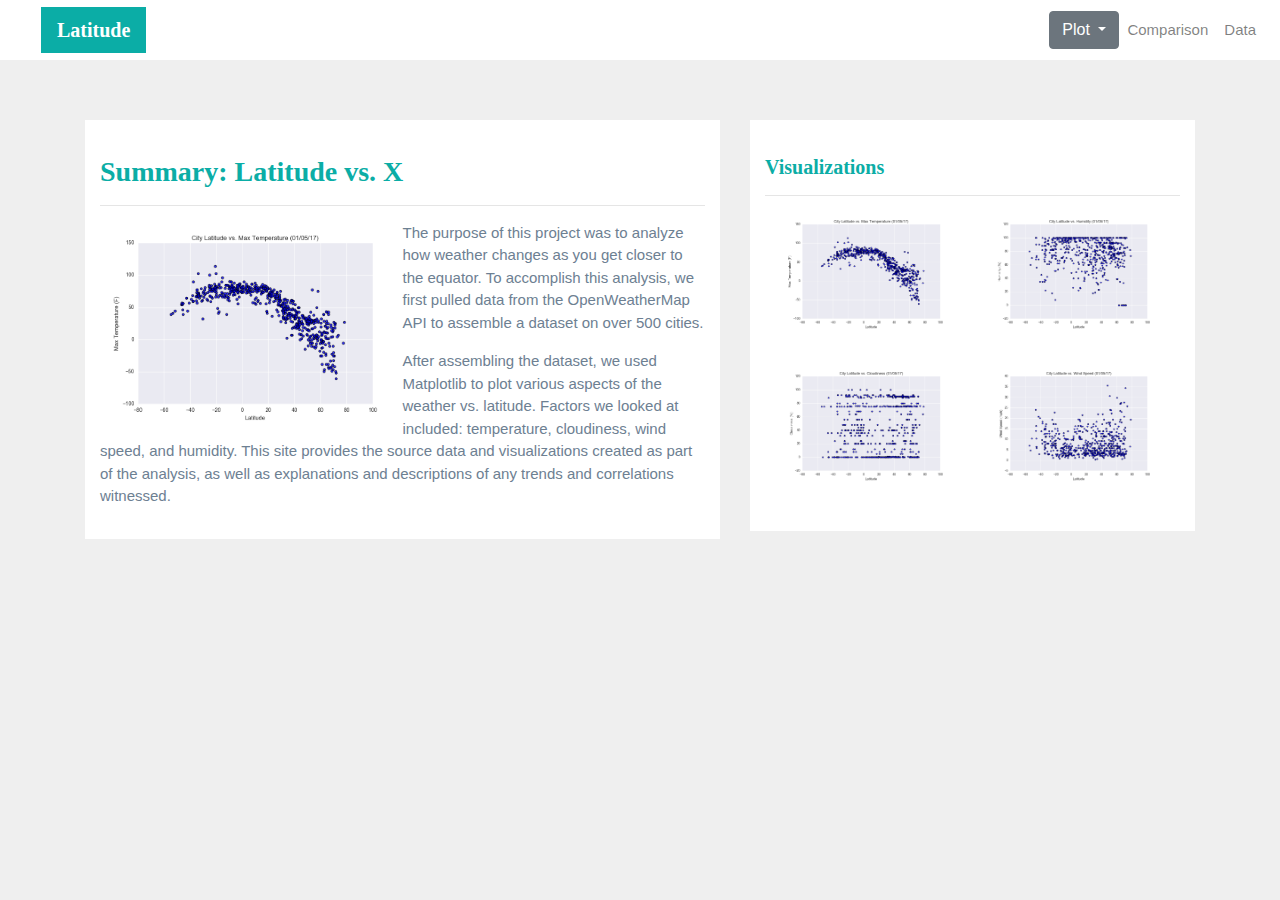
<file: index.html>
<!DOCTYPE html>
<html>

<head>
  <meta charset="utf-8" />
  <title>Bootstrap Visualization Dashboard</title>
  <meta name="viewport" content="width=device-width, initial-scale=1">

  <!-- Bootstrap CSS -->
  <link rel="stylesheet" href="https://maxcdn.bootstrapcdn.com/bootstrap/4.0.0/css/bootstrap.min.css" integrity="sha384-Gn5384xqQ1aoWXA+058RXPxPg6fy4IWvTNh0E263XmFcJlSAwiGgFAW/dAiS6JXm"
    crossorigin="anonymous">

  <!--CSS Link-->
  <link rel="stylesheet" type="text/css" href="style.css">

</head>

<body>
  <!-- Navigation Section -->
  <div class="navigation">
    <nav class="navbar navbar-expand-lg navbar-light">
      <a class="navbar-brand" style="background-color:  rgb(11, 173, 166);" href="index.html">Latitude</a>
      <button class="navbar-toggler  border border-white" type="button" data-toggle="collapse" data-target="#navbarNavDropdown"
        aria-controls="navbarNavDropdown" aria-expanded="false" aria-label="Toggle navigation">
        <span class="navbar-toggler-icon"></span>
      </button>
      <div class="collapse navbar-collapse" id="navbarNavDropdown">
        <ul class="navbar-nav ml-auto">
                <div class="dropdown">
                        <button class="btn btn-secondary dropdown-toggle" type="button" id="dropdownMenuButton" data-toggle="dropdown" aria-haspopup="true" aria-expanded="false">
                          Plot
                        </button>
                        <div class="dropdown-menu" aria-labelledby="dropdownMenuButton">
                          <a class="dropdown-item" href="maxtemp.html">Max Temperature</a>
                          <a class="dropdown-item" href="humidity.html">Humidity</a>
                          <a class="dropdown-item" href="cloud.html">Cloudiness</a>
                          <a class="dropdown-item" href="wind.html">Wind Speed</a>
                        </div>
                      </div>
          
            <!-- <li class="nav-item dropdown">
            <a class="nav-link dropdown-toggle" href="#" id="navbarDropdownMenuLink" data-toggle="dropdown"
              aria-haspopup="true" aria-expanded="false">
              Plots
              <span class="caret"></span>
            </a>
            <ul class="dropdown-menu" aria-labelledby="navbarDropdownMenuLink">
                <li>
                    <a class="dropdown-item" href="maxtemp.html">Max Temperature</a>
                </li>
                <li>
                    <a class="dropdown-item" href="humidity.html">Humidity</a>
                </li>
                <li>
                    <a class="dropdown-item" href="cloud.html">Cloudiness</a>
                </li>
                <li>
                    <a class="dropdown-item" href="wind.html">Wind Speed</a>
                </li>                              
            </ul> -->
          </li>
          <li class="nav-item">
            <a class="nav-link" href="comparisons.html">Comparison</a>
          </li>
          <li class="nav-item">
            <a class="nav-link" href="data.html">Data</a>
          </li>

        </ul>
      </div>
    </nav>
  </div>
  <!-- Content Section -->
  <div class="container">
    <div class="row">
      <div class="col-lg-7 col-md-12">
        <!-- Left box  -->
        <div class="box">
          <h3 class="title">Summary: Latitude vs. X</h3>
          <hr>
          <img src="Resources/assets/images/Fig1.png" class="vizualization rounded float-left" alt="Max Temperature Graph">
          <p>The purpose of this project was to analyze how weather changes as you get closer to the equator. To
            accomplish this analysis, we first pulled data from the OpenWeatherMap API to assemble a dataset on over
            500 cities.</p>
          <p>After assembling the dataset, we used Matplotlib to plot various aspects of the weather vs. latitude.
            Factors we looked at included: temperature, cloudiness, wind speed, and humidity. This site provides the
            source data and visualizations created as part of the analysis, as well as explanations and descriptions of
            any trends and correlations witnessed.</p>
        </div>
      </div>
      <div class="col-lg-5 col-md-12">
        <!-- Right Box -->
        <div class="box">
          <h5 class="title">Visualizations</h5>
          <hr>


          <div class="container">
            <div class="row" style="padding-bottom: 30px;">
              <div class="col-6">
                <a href="max_temperature.html">
                  <img class="panel" src="Resources/assets/images/Fig1.png" alt="Max Temperature Image">
                </a>
              </div>
              <div class="col-6">
                <a href="humidity.html">
                  <img class="panel" src="Resources/assets/images/Fig2.png" alt="Humidity Graph">
                </a>
              </div>
            </div>

            <div class="row" style="padding-bottom: 30px;">
              <div class="col-6">
                <a href="cloudiness.html">
                  <img class="panel" src="Resources/assets/images/Fig3.png" alt="Cloudiness Graph">
                </a>
              </div>
              <div class="col-6">
                <a href="wind_speed.html">
                  <img class="panel" src="Resources/assets/images/Fig4.png" alt="Wind Speed Graph">
                </a>
              </div>


            </div>
          </div>


        </div>
      </div>
    </div>
  </div>

 <!-- Bootstrap JS -->
 <script src="https://code.jquery.com/jquery-3.2.1.slim.min.js" integrity="sha384-KJ3o2DKtIkvYIK3UENzmM7KCkRr/rE9/Qpg6aAZGJwFDMVNA/GpGFF93hXpG5KkN"
 crossorigin="anonymous"></script>
<script src="https://cdnjs.cloudflare.com/ajax/libs/popper.js/1.12.9/umd/popper.min.js" integrity="sha384-ApNbgh9B+Y1QKtv3Rn7W3mgPxhU9K/ScQsAP7hUibX39j7fakFPskvXusvfa0b4Q"
 crossorigin="anonymous"></script>
<script src="https://maxcdn.bootstrapcdn.com/bootstrap/4.0.0/js/bootstrap.min.js" integrity="sha384-JZR6Spejh4U02d8jOt6vLEHfe/JQGiRRSQQxSfFWpi1MquVdAyjUar5+76PVCmYl"
 crossorigin="anonymous"></script>


</body>



</html>
</file>
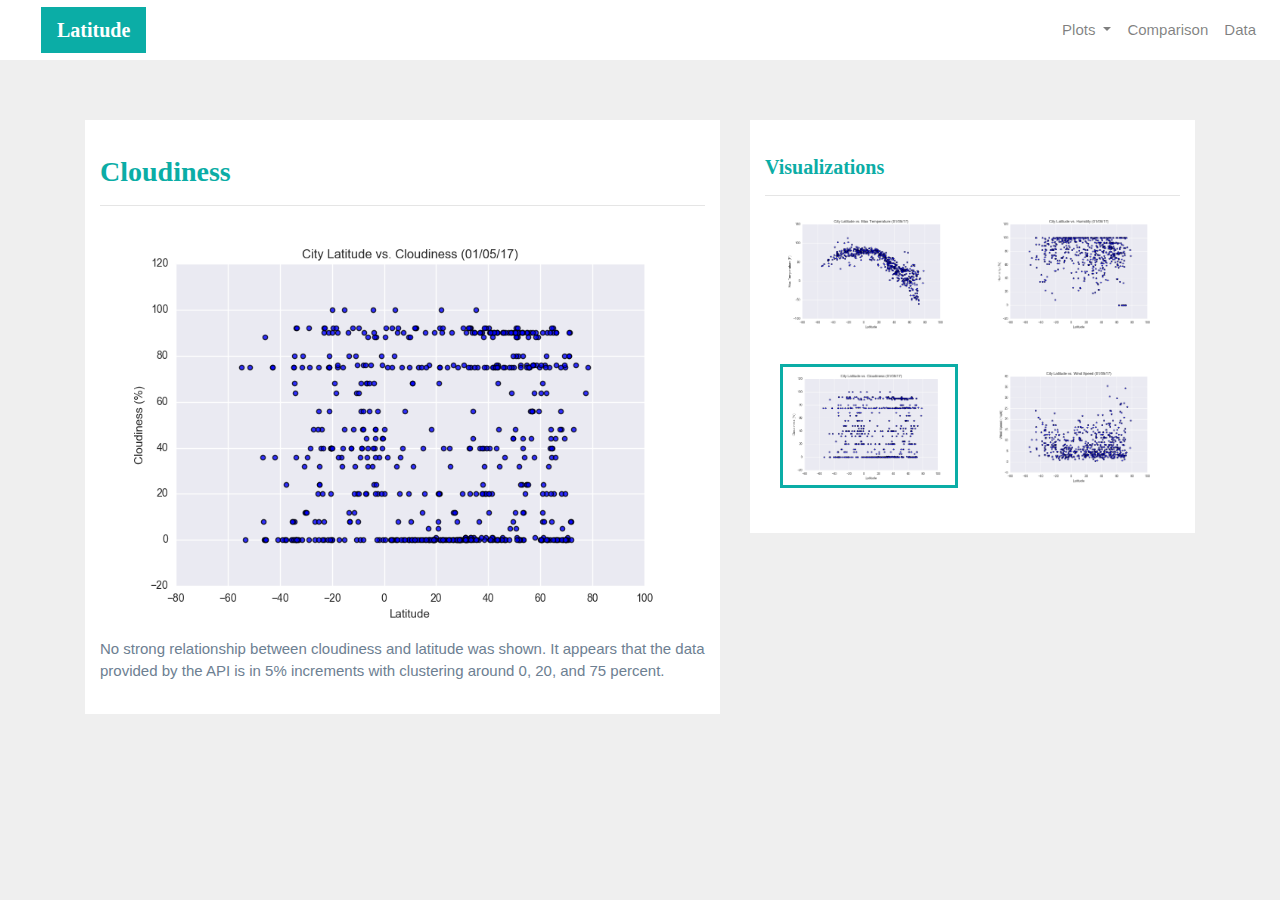
<file: cloud.html>
<!DOCTYPE html>
<html>

<head>
  <meta charset="utf-8" />
  <meta http-equiv="X-UA-Compatible" content="IE=edge">
  <title>Cloudiness</title>
  <meta name="viewport" content="width=device-width, initial-scale=1">

  <!-- Bootstrap CSS -->
  <link rel="stylesheet" href="https://maxcdn.bootstrapcdn.com/bootstrap/4.0.0/css/bootstrap.min.css" integrity="sha384-Gn5384xqQ1aoWXA+058RXPxPg6fy4IWvTNh0E263XmFcJlSAwiGgFAW/dAiS6JXm"
    crossorigin="anonymous">

  <!--CSS Link-->
  <link rel="stylesheet" type="text/css" href="style.css">

</head>

<body>
  <!-- Navigation Section -->
  <div class="navigation">
    <nav class="navbar navbar-expand-lg navbar-light">
      <a class="navbar-brand" style="background-color:  rgb(11, 173, 166);" href="index.html">Latitude</a>
      <button class="navbar-toggler border border-white" type="button" data-toggle="collapse" data-target="#navbarNavDropdown"
        aria-controls="navbarNavDropdown" aria-expanded="false" aria-label="Toggle navigation">
        <span class="navbar-toggler-icon"></span>
      </button>
      <div class="collapse navbar-collapse" id="navbarNavDropdown">
        <ul class="navbar-nav ml-auto">
          <li class="nav-item dropdown">
            <a class="nav-link dropdown-toggle" href="#" id="navbarDropdownMenuLink" data-toggle="dropdown"
              aria-haspopup="true" aria-expanded="false">
              Plots
            </a>
            <div class="dropdown-menu" aria-labelledby="navbarDropdownMenuLink">
              <a class="dropdown-item" href="maxtemp.html">Max Temperature</a>
              <a class="dropdown-item" href="humidity.html">Humidity</a>
              <a class="dropdown-item active" href="cloud.html">Cloudiness</a>
              <a class="dropdown-item" href="wind.html">Wind Speed</a>
            </div>
          </li>
          <li class="nav-item">
            <a class="nav-link" href="comparisons.html">Comparison</a>
          </li>
          <li class="nav-item">
            <a class="nav-link" href="data.html">Data</a>
          </li>

        </ul>
      </div>
    </nav>
  </div>
  <!-- Content Section -->
  <div class="container">
    <div class="row">
      <div class="col-lg-7 col-md-12">
        <!-- Left box  -->
        <div class="box">
          <h3 class="title">Cloudiness</h3>
          <hr>
          <img src="Resources/assets/images/Fig3.png" alt="Cloudines Graph">
          <p>No strong relationship between cloudiness and latitude was shown. It appears that the data provided by the API is in 5% increments with clustering around 0, 20, and 75 percent.</p>
        </div>
      </div>
      <div class="col-lg-5 col-md-12">
        <!-- Right Box -->
        <div class="box">
          <h5 class="title">Visualizations</h5>
          <hr>


          <div class="container">
            <div class="row" style="padding-bottom: 30px;">
              <div class="col-6">
                <a href="maxtemp.html">
                  <img class="panel" src="Resources/assets/images/Fig1.png" alt="Max Temperature Image">
                </a>
              </div>
              <div class="col-6">
                <a href="humidity.html">
                  <img class="panel" src="Resources/assets/images/Fig2.png" alt="Humidity Graph">
                </a>
              </div>
            </div>

            <div class="row" style="padding-bottom: 30px;">
              <div class="col-6">
                <a href="cloud.html">
                  <img class="panel active" src="Resources/assets/images/Fig3.png" alt="Cloudiness Graph">
                </a>
              </div>
              <div class="col-6">
                <a href="wind.html">
                  <img class="panel" src="Resources/assets/images/Fig4.png" alt="Wind Speed Graph">
                </a>
              </div>


            </div>
          </div>


        </div>
      </div>
    </div>
  </div>
  
  <!-- Bootstrap JS -->
  <script src="https://code.jquery.com/jquery-3.2.1.slim.min.js" integrity="sha384-KJ3o2DKtIkvYIK3UENzmM7KCkRr/rE9/Qpg6aAZGJwFDMVNA/GpGFF93hXpG5KkN"
  crossorigin="anonymous"></script>
 <script src="https://cdnjs.cloudflare.com/ajax/libs/popper.js/1.12.9/umd/popper.min.js" integrity="sha384-ApNbgh9B+Y1QKtv3Rn7W3mgPxhU9K/ScQsAP7hUibX39j7fakFPskvXusvfa0b4Q"
  crossorigin="anonymous"></script>
 <script src="https://maxcdn.bootstrapcdn.com/bootstrap/4.0.0/js/bootstrap.min.js" integrity="sha384-JZR6Spejh4U02d8jOt6vLEHfe/JQGiRRSQQxSfFWpi1MquVdAyjUar5+76PVCmYl"
  crossorigin="anonymous"></script>
</body>

</html>
</file>
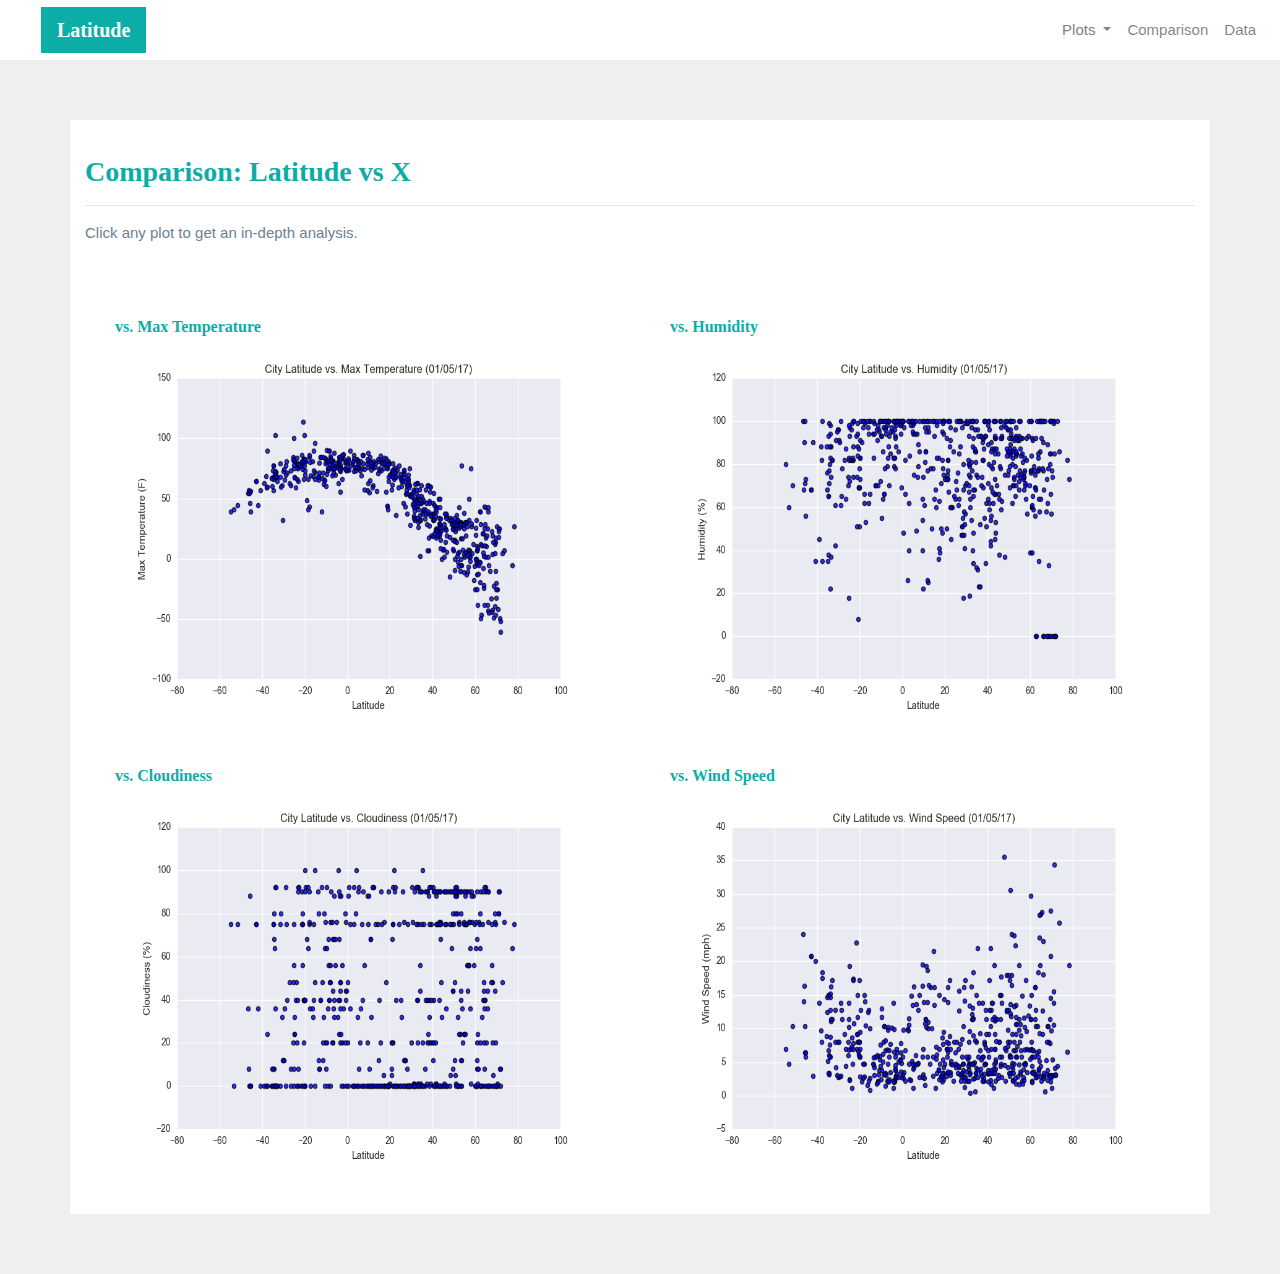
<file: comparisons.html>
<!DOCTYPE html>
<html>

<head>
  <meta charset="utf-8" />
  <meta http-equiv="X-UA-Compatible" content="IE=edge">
  <title>Comparisons</title>
  <meta name="viewport" content="width=device-width, initial-scale=1">

  <!-- Bootstrap CSS -->
  <link rel="stylesheet" href="https://maxcdn.bootstrapcdn.com/bootstrap/4.0.0/css/bootstrap.min.css" integrity="sha384-Gn5384xqQ1aoWXA+058RXPxPg6fy4IWvTNh0E263XmFcJlSAwiGgFAW/dAiS6JXm"
    crossorigin="anonymous">

  <!--CSS Link-->
  <link rel="stylesheet" type="text/css" href="style.css">

</head>

<body>
  <!-- Navigation Section -->
  <div class="navigation">
    <nav class="navbar navbar-expand-lg navbar-light">
      <a class="navbar-brand" style="background-color: rgb(11, 173, 166);" href="index.html">Latitude</a>
      <button class="navbar-toggler  border border-white" type="button" data-toggle="collapse" data-target="#navbarNavDropdown"
        aria-controls="navbarNavDropdown" aria-expanded="false" aria-label="Toggle navigation">
        <span class="navbar-toggler-icon"></span>
      </button>
      <div class="collapse navbar-collapse" id="navbarNavDropdown">
        <ul class="navbar-nav ml-auto">
          <li class="nav-item dropdown">
            <a class="nav-link dropdown-toggle" href="#" id="navbarDropdownMenuLink" data-toggle="dropdown"
              aria-haspopup="true" aria-expanded="false" style="color: gray">
              Plots
            </a>
            <div class="dropdown-menu" aria-labelledby="navbarDropdownMenuLink">
              <a class="dropdown-item" href="maxtemp.html">Max Temperature</a>
              <a class="dropdown-item" href="humidity.html">Humidity</a>
              <a class="dropdown-item" href="cloud.html">Cloudiness</a>
              <a class="dropdown-item" href="wind.html">Wind Speed</a>
            </div>
          </li>
          <li class="nav-item">
            <a class="nav-link" href="comparisons.html">Comparison</a>
          </li>
          <li class="nav-item">
            <a class="nav-link" href="data.html">Data</a>
          </li>

        </ul>
      </div>
    </nav>
  </div>
  <!-- Content Section -->
  <div class="container">
    <div class="row">
      <div>
        <!-- Left box  -->
        <div class="box">
          <h3 class="title">Comparison: Latitude vs X</h3>
          <hr>
          <p>Click any plot to get an in-depth analysis.</p>
          <div class="container" style="padding-bottom: 40px;">
            <div class="row">
              <div class="col-lg-6" style="padding: 30px;">
                <div class="title">vs. Max Temperature</div>
                <a href="maxtemp.html">
                  <img class="panel" src="Resources/assets/images/Fig1.png" alt="Max Temperature Image">
                </a>
              </div>
              <div class="col-lg-6" style="padding: 30px;">
                <div class="title">vs. Humidity</div>
                <a href="humidity.html">
                  <img class="panel" src="Resources/assets/images/Fig2.png" alt="Humidity Graph">
                </a>
              </div>
            </div>

            <div class="row">
              <div class="col-lg-6" style="padding: 30px;">
                <div class="title">vs. Cloudiness</div>
                <a href="cloud.html">
                  <img class="panel" src="Resources/assets/images/Fig3.png" alt="Cloudiness Graph">
                </a>

              </div>
              <div class="col-lg-6" style="padding: 30px;">
                <div class="title">vs. Wind Speed</div>
                <a href="wind.html">
                  <img class="panel" src="Resources/assets/images/Fig4.png" alt="Wind Speed Graph">
                </a>
              </div>
            </div>
          </div>
        </div>
      </div>
    </div>
  </div>

 <!-- Bootstrap JS -->
<script src="https://code.jquery.com/jquery-3.2.1.slim.min.js" integrity="sha384-KJ3o2DKtIkvYIK3UENzmM7KCkRr/rE9/Qpg6aAZGJwFDMVNA/GpGFF93hXpG5KkN"
 crossorigin="anonymous"></script>
<script src="https://cdnjs.cloudflare.com/ajax/libs/popper.js/1.12.9/umd/popper.min.js" integrity="sha384-ApNbgh9B+Y1QKtv3Rn7W3mgPxhU9K/ScQsAP7hUibX39j7fakFPskvXusvfa0b4Q"
 crossorigin="anonymous"></script>
<script src="https://maxcdn.bootstrapcdn.com/bootstrap/4.0.0/js/bootstrap.min.js" integrity="sha384-JZR6Spejh4U02d8jOt6vLEHfe/JQGiRRSQQxSfFWpi1MquVdAyjUar5+76PVCmYl"
 crossorigin="anonymous"></script>
</body>

</html>
</file>
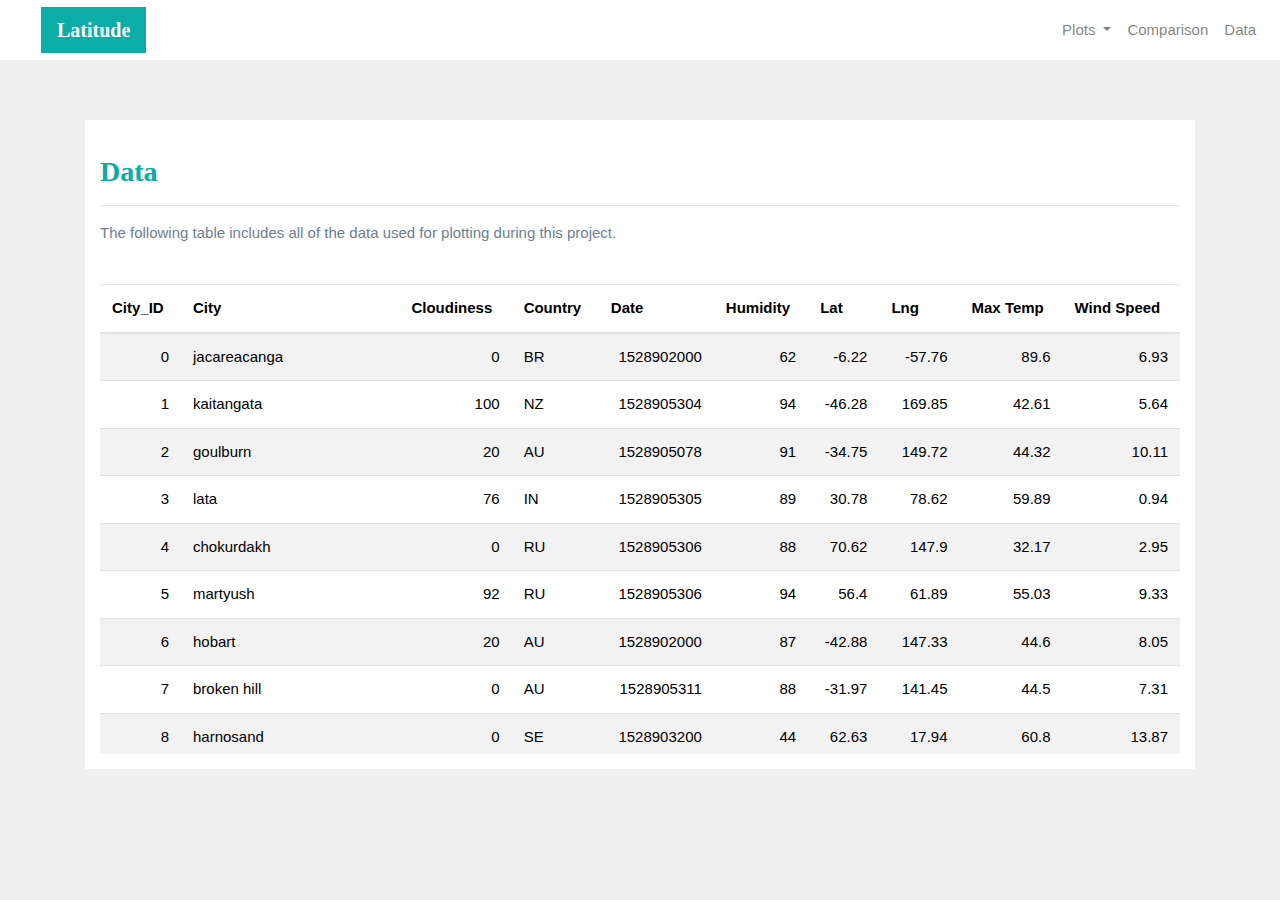
<file: data.html>
<!DOCTYPE html>
<html>

<head>
  <meta charset="utf-8" />
   <title>Data</title>
    <!-- Bootstrap CSS -->
  <link rel="stylesheet" href="https://maxcdn.bootstrapcdn.com/bootstrap/4.0.0/css/bootstrap.min.css" integrity="sha384-Gn5384xqQ1aoWXA+058RXPxPg6fy4IWvTNh0E263XmFcJlSAwiGgFAW/dAiS6JXm"
    crossorigin="anonymous">

  <!--CSS Link-->
  <link rel="stylesheet" type="text/css" href="style.css">

</head>

<body>
  <!-- Navigation Section -->
  <div class="navigation">
    <nav class="navbar navbar-expand-lg navbar-light">
      <a class="navbar-brand" style="background-color: rgb(11, 173, 166);" href="index.html">Latitude</a>
      <button class="navbar-toggler border border-white" type="button" data-toggle="collapse" data-target="#navbarNavDropdown"
        aria-controls="navbarNavDropdown" aria-expanded="false" aria-label="Toggle navigation">
        <span class="navbar-toggler-icon"></span>
      </button>
      <div class="collapse navbar-collapse" id="navbarNavDropdown">
        <ul class="navbar-nav ml-auto">
          <li class="nav-item dropdown">
            <a class="nav-link dropdown-toggle" href="#" id="navbarDropdownMenuLink" data-toggle="dropdown"
              aria-haspopup="true" aria-expanded="false">
              Plots
            </a>
            <div class="dropdown-menu" aria-labelledby="navbarDropdownMenuLink">
              <a class="dropdown-item" href="max_temperature.html">Max Temperature</a>
              <a class="dropdown-item" href="humidity.html">Humidity</a>
              <a class="dropdown-item" href="cloudiness.html">Cloudiness</a>
              <a class="dropdown-item" href="wind_speed.html">Wind Speed</a>
            </div>
          </li>
          <li class="nav-item">
            <a class="nav-link" href="comparisons.html">Comparison</a>
          </li>
          <li class="nav-item">
            <a class="nav-link" href="data.html">Data</a>
          </li>

        </ul>
      </div>
    </nav>
  </div>
  <!-- Content Section -->
  <div class="container">
    <div class="box">
      <h3 class="title">Data</h3>
      <hr>
      <p>The following table includes all of the data used for plotting during this project.</p>
      <br>
      <div class="table-responsive" style="overflow-x:auto; overflow-y:auto; max-height:470px; max-width: auto;">
        <table class="table table-striped">
          <thead>
            <tr>
              <th title="Field #1">City_ID</th>
              <th title="Field #2">City</th>
              <th title="Field #3">Cloudiness</th>
              <th title="Field #4">Country</th>
              <th title="Field #5">Date</th>
              <th title="Field #6">Humidity</th>
              <th title="Field #7">Lat</th>
              <th title="Field #8">Lng</th>
              <th title="Field #9">Max Temp</th>
              <th title="Field #10">Wind Speed</th>
            </tr>
          </thead>
          <tbody>
            <tr>
              <td align="right">0</td>
              <td>jacareacanga</td>
              <td align="right">0</td>
              <td>BR</td>
              <td align="right">1528902000</td>
              <td align="right">62</td>
              <td align="right">-6.22</td>
              <td align="right">-57.76</td>
              <td align="right">89.6</td>
              <td align="right">6.93</td>
            </tr>
            <tr>
              <td align="right">1</td>
              <td>kaitangata</td>
              <td align="right">100</td>
              <td>NZ</td>
              <td align="right">1528905304</td>
              <td align="right">94</td>
              <td align="right">-46.28</td>
              <td align="right">169.85</td>
              <td align="right">42.61</td>
              <td align="right">5.64</td>
            </tr>
            <tr>
              <td align="right">2</td>
              <td>goulburn</td>
              <td align="right">20</td>
              <td>AU</td>
              <td align="right">1528905078</td>
              <td align="right">91</td>
              <td align="right">-34.75</td>
              <td align="right">149.72</td>
              <td align="right">44.32</td>
              <td align="right">10.11</td>
            </tr>
            <tr>
              <td align="right">3</td>
              <td>lata</td>
              <td align="right">76</td>
              <td>IN</td>
              <td align="right">1528905305</td>
              <td align="right">89</td>
              <td align="right">30.78</td>
              <td align="right">78.62</td>
              <td align="right">59.89</td>
              <td align="right">0.94</td>
            </tr>
            <tr>
              <td align="right">4</td>
              <td>chokurdakh</td>
              <td align="right">0</td>
              <td>RU</td>
              <td align="right">1528905306</td>
              <td align="right">88</td>
              <td align="right">70.62</td>
              <td align="right">147.9</td>
              <td align="right">32.17</td>
              <td align="right">2.95</td>
            </tr>
            <tr>
              <td align="right">5</td>
              <td>martyush</td>
              <td align="right">92</td>
              <td>RU</td>
              <td align="right">1528905306</td>
              <td align="right">94</td>
              <td align="right">56.4</td>
              <td align="right">61.89</td>
              <td align="right">55.03</td>
              <td align="right">9.33</td>
            </tr>
            <tr>
              <td align="right">6</td>
              <td>hobart</td>
              <td align="right">20</td>
              <td>AU</td>
              <td align="right">1528902000</td>
              <td align="right">87</td>
              <td align="right">-42.88</td>
              <td align="right">147.33</td>
              <td align="right">44.6</td>
              <td align="right">8.05</td>
            </tr>
            <tr>
              <td align="right">7</td>
              <td>broken hill</td>
              <td align="right">0</td>
              <td>AU</td>
              <td align="right">1528905311</td>
              <td align="right">88</td>
              <td align="right">-31.97</td>
              <td align="right">141.45</td>
              <td align="right">44.5</td>
              <td align="right">7.31</td>
            </tr>
            <tr>
              <td align="right">8</td>
              <td>harnosand</td>
              <td align="right">0</td>
              <td>SE</td>
              <td align="right">1528903200</td>
              <td align="right">44</td>
              <td align="right">62.63</td>
              <td align="right">17.94</td>
              <td align="right">60.8</td>
              <td align="right">13.87</td>
            </tr>
            <tr>
              <td align="right">9</td>
              <td>tuatapere</td>
              <td align="right">0</td>
              <td>NZ</td>
              <td align="right">1528905312</td>
              <td align="right">100</td>
              <td align="right">-46.13</td>
              <td align="right">167.69</td>
              <td align="right">38.92</td>
              <td align="right">3.4</td>
            </tr>
            <tr>
              <td align="right">10</td>
              <td>puerto ayora</td>
              <td align="right">90</td>
              <td>EC</td>
              <td align="right">1528902000</td>
              <td align="right">69</td>
              <td align="right">-0.74</td>
              <td align="right">-90.35</td>
              <td align="right">77.0</td>
              <td align="right">13.87</td>
            </tr>
            <tr>
              <td align="right">11</td>
              <td>havre-saint-pierre</td>
              <td align="right">75</td>
              <td>CA</td>
              <td align="right">1528902000</td>
              <td align="right">58</td>
              <td align="right">50.23</td>
              <td align="right">-63.6</td>
              <td align="right">53.6</td>
              <td align="right">19.46</td>
            </tr>
            <tr>
              <td align="right">12</td>
              <td>punta arenas</td>
              <td align="right">0</td>
              <td>CL</td>
              <td align="right">1528902000</td>
              <td align="right">100</td>
              <td align="right">-53.16</td>
              <td align="right">-70.91</td>
              <td align="right">35.6</td>
              <td align="right">9.17</td>
            </tr>
            <tr>
              <td align="right">13</td>
              <td>tasiilaq</td>
              <td align="right">75</td>
              <td>GL</td>
              <td align="right">1528901400</td>
              <td align="right">60</td>
              <td align="right">65.61</td>
              <td align="right">-37.64</td>
              <td align="right">39.2</td>
              <td align="right">2.24</td>
            </tr>
            <tr>
              <td align="right">14</td>
              <td>chapais</td>
              <td align="right">40</td>
              <td>CA</td>
              <td align="right">1528902000</td>
              <td align="right">38</td>
              <td align="right">49.78</td>
              <td align="right">-74.86</td>
              <td align="right">59.0</td>
              <td align="right">10.29</td>
            </tr>
            <tr>
              <td align="right">15</td>
              <td>avarua</td>
              <td align="right">40</td>
              <td>CK</td>
              <td align="right">1528902000</td>
              <td align="right">56</td>
              <td align="right">-21.21</td>
              <td align="right">-159.78</td>
              <td align="right">73.4</td>
              <td align="right">10.29</td>
            </tr>
            <tr>
              <td align="right">16</td>
              <td>hofn</td>
              <td align="right">75</td>
              <td>IS</td>
              <td align="right">1528902000</td>
              <td align="right">87</td>
              <td align="right">64.25</td>
              <td align="right">-15.21</td>
              <td align="right">51.8</td>
              <td align="right">8.05</td>
            </tr>
            <tr>
              <td align="right">17</td>
              <td>yukamenskoye</td>
              <td align="right">92</td>
              <td>RU</td>
              <td align="right">1528905315</td>
              <td align="right">98</td>
              <td align="right">57.89</td>
              <td align="right">52.24</td>
              <td align="right">56.65</td>
              <td align="right">10.22</td>
            </tr>
            <tr>
              <td align="right">18</td>
              <td>khandbari</td>
              <td align="right">80</td>
              <td>NP</td>
              <td align="right">1528905315</td>
              <td align="right">67</td>
              <td align="right">27.38</td>
              <td align="right">87.21</td>
              <td align="right">44.59</td>
              <td align="right">1.39</td>
            </tr>
            <tr>
              <td align="right">19</td>
              <td>bethel</td>
              <td align="right">1</td>
              <td>US</td>
              <td align="right">1528901580</td>
              <td align="right">93</td>
              <td align="right">60.79</td>
              <td align="right">-161.76</td>
              <td align="right">44.6</td>
              <td align="right">8.05</td>
            </tr>
            <tr>
              <td align="right">20</td>
              <td>ushuaia</td>
              <td align="right">75</td>
              <td>AR</td>
              <td align="right">1528902000</td>
              <td align="right">64</td>
              <td align="right">-54.81</td>
              <td align="right">-68.31</td>
              <td align="right">41.0</td>
              <td align="right">3.36</td>
            </tr>
            <tr>
              <td align="right">21</td>
              <td>east london</td>
              <td align="right">0</td>
              <td>ZA</td>
              <td align="right">1528902000</td>
              <td align="right">37</td>
              <td align="right">-33.02</td>
              <td align="right">27.91</td>
              <td align="right">69.8</td>
              <td align="right">5.82</td>
            </tr>
            <tr>
              <td align="right">22</td>
              <td>bluff</td>
              <td align="right">76</td>
              <td>AU</td>
              <td align="right">1528905321</td>
              <td align="right">76</td>
              <td align="right">-23.58</td>
              <td align="right">149.07</td>
              <td align="right">61.96</td>
              <td align="right">4.74</td>
            </tr>
            <tr>
              <td align="right">23</td>
              <td>mount isa</td>
              <td align="right">75</td>
              <td>AU</td>
              <td align="right">1528902000</td>
              <td align="right">100</td>
              <td align="right">-20.73</td>
              <td align="right">139.49</td>
              <td align="right">64.4</td>
              <td align="right">3.29</td>
            </tr>
            <tr>
              <td align="right">24</td>
              <td>pevek</td>
              <td align="right">0</td>
              <td>RU</td>
              <td align="right">1528905321</td>
              <td align="right">71</td>
              <td align="right">69.7</td>
              <td align="right">170.27</td>
              <td align="right">36.94</td>
              <td align="right">6.98</td>
            </tr>
            <tr>
              <td align="right">25</td>
              <td>gao</td>
              <td align="right">24</td>
              <td>ML</td>
              <td align="right">1528905321</td>
              <td align="right">16</td>
              <td align="right">16.28</td>
              <td align="right">-0.04</td>
              <td align="right">110.02</td>
              <td align="right">4.97</td>
            </tr>
            <tr>
              <td align="right">26</td>
              <td>cabo san lucas</td>
              <td align="right">75</td>
              <td>MX</td>
              <td align="right">1528901160</td>
              <td align="right">74</td>
              <td align="right">22.89</td>
              <td align="right">-109.91</td>
              <td align="right">84.2</td>
              <td align="right">10.29</td>
            </tr>
            <tr>
              <td align="right">27</td>
              <td>sao filipe</td>
              <td align="right">0</td>
              <td>CV</td>
              <td align="right">1528905323</td>
              <td align="right">88</td>
              <td align="right">14.9</td>
              <td align="right">-24.5</td>
              <td align="right">75.73</td>
              <td align="right">13.02</td>
            </tr>
            <tr>
              <td align="right">28</td>
              <td>tiksi</td>
              <td align="right">44</td>
              <td>RU</td>
              <td align="right">1528905298</td>
              <td align="right">58</td>
              <td align="right">71.64</td>
              <td align="right">128.87</td>
              <td align="right">57.73</td>
              <td align="right">10.11</td>
            </tr>
            <tr>
              <td align="right">29</td>
              <td>busselton</td>
              <td align="right">92</td>
              <td>AU</td>
              <td align="right">1528905323</td>
              <td align="right">100</td>
              <td align="right">-33.64</td>
              <td align="right">115.35</td>
              <td align="right">60.43</td>
              <td align="right">10.56</td>
            </tr>
            <tr>
              <td align="right">30</td>
              <td>alofi</td>
              <td align="right">76</td>
              <td>NU</td>
              <td align="right">1528902000</td>
              <td align="right">88</td>
              <td align="right">-19.06</td>
              <td align="right">-169.92</td>
              <td align="right">71.6</td>
              <td align="right">3.36</td>
            </tr>
            <tr>
              <td align="right">31</td>
              <td>ola</td>
              <td align="right">75</td>
              <td>RU</td>
              <td align="right">1528902000</td>
              <td align="right">100</td>
              <td align="right">59.58</td>
              <td align="right">151.3</td>
              <td align="right">42.8</td>
              <td align="right">7.76</td>
            </tr>
            <tr>
              <td align="right">32</td>
              <td>atar</td>
              <td align="right">20</td>
              <td>MR</td>
              <td align="right">1528902000</td>
              <td align="right">19</td>
              <td align="right">20.52</td>
              <td align="right">-13.05</td>
              <td align="right">91.4</td>
              <td align="right">9.17</td>
            </tr>
            <tr>
              <td align="right">33</td>
              <td>rikitea</td>
              <td align="right">0</td>
              <td>PF</td>
              <td align="right">1528905325</td>
              <td align="right">100</td>
              <td align="right">-23.12</td>
              <td align="right">-134.97</td>
              <td align="right">73.57</td>
              <td align="right">8.66</td>
            </tr>
            <tr>
              <td align="right">34</td>
              <td>hermanus</td>
              <td align="right">0</td>
              <td>ZA</td>
              <td align="right">1528905325</td>
              <td align="right">24</td>
              <td align="right">-34.42</td>
              <td align="right">19.24</td>
              <td align="right">77.17</td>
              <td align="right">8.66</td>
            </tr>
            <tr>
              <td align="right">35</td>
              <td>ponta delgada</td>
              <td align="right">75</td>
              <td>PT</td>
              <td align="right">1528903800</td>
              <td align="right">88</td>
              <td align="right">37.73</td>
              <td align="right">-25.67</td>
              <td align="right">71.6</td>
              <td align="right">12.75</td>
            </tr>
            <tr>
              <td align="right">36</td>
              <td>bambari</td>
              <td align="right">24</td>
              <td>CF</td>
              <td align="right">1528905326</td>
              <td align="right">84</td>
              <td align="right">5.77</td>
              <td align="right">20.68</td>
              <td align="right">81.85</td>
              <td align="right">7.65</td>
            </tr>
            <tr>
              <td align="right">37</td>
              <td>cap malheureux</td>
              <td align="right">75</td>
              <td>MU</td>
              <td align="right">1528902000</td>
              <td align="right">69</td>
              <td align="right">-19.98</td>
              <td align="right">57.61</td>
              <td align="right">75.2</td>
              <td align="right">14.99</td>
            </tr>
            <tr>
              <td align="right">38</td>
              <td>puerto escondido</td>
              <td align="right">75</td>
              <td>MX</td>
              <td align="right">1528901100</td>
              <td align="right">65</td>
              <td align="right">15.86</td>
              <td align="right">-97.07</td>
              <td align="right">80.6</td>
              <td align="right">3.36</td>
            </tr>
            <tr>
              <td align="right">39</td>
              <td>qaanaaq</td>
              <td align="right">32</td>
              <td>GL</td>
              <td align="right">1528905330</td>
              <td align="right">100</td>
              <td align="right">77.48</td>
              <td align="right">-69.36</td>
              <td align="right">31.45</td>
              <td align="right">6.31</td>
            </tr>
            <tr>
              <td align="right">40</td>
              <td>new norfolk</td>
              <td align="right">20</td>
              <td>AU</td>
              <td align="right">1528902000</td>
              <td align="right">87</td>
              <td align="right">-42.78</td>
              <td align="right">147.06</td>
              <td align="right">44.6</td>
              <td align="right">8.05</td>
            </tr>
            <tr>
              <td align="right">41</td>
              <td>najran</td>
              <td align="right">40</td>
              <td>SA</td>
              <td align="right">1528902000</td>
              <td align="right">13</td>
              <td align="right">17.54</td>
              <td align="right">44.22</td>
              <td align="right">98.6</td>
              <td align="right">11.41</td>
            </tr>
            <tr>
              <td align="right">42</td>
              <td>isla mujeres</td>
              <td align="right">90</td>
              <td>MX</td>
              <td align="right">1528904340</td>
              <td align="right">100</td>
              <td align="right">21.23</td>
              <td align="right">-86.73</td>
              <td align="right">75.2</td>
              <td align="right">16.11</td>
            </tr>
            <tr>
              <td align="right">43</td>
              <td>mar del plata</td>
              <td align="right">0</td>
              <td>AR</td>
              <td align="right">1528905297</td>
              <td align="right">100</td>
              <td align="right">-46.43</td>
              <td align="right">-67.52</td>
              <td align="right">32.53</td>
              <td align="right">7.31</td>
            </tr>
            <tr>
              <td align="right">44</td>
              <td>provideniya</td>
              <td align="right">0</td>
              <td>RU</td>
              <td align="right">1528905332</td>
              <td align="right">91</td>
              <td align="right">64.42</td>
              <td align="right">-173.23</td>
              <td align="right">40.63</td>
              <td align="right">10.78</td>
            </tr>
            <tr>
              <td align="right">45</td>
              <td>jamestown</td>
              <td align="right">12</td>
              <td>AU</td>
              <td align="right">1528905333</td>
              <td align="right">88</td>
              <td align="right">-33.21</td>
              <td align="right">138.6</td>
              <td align="right">43.15</td>
              <td align="right">10.89</td>
            </tr>
            <tr>
              <td align="right">46</td>
              <td>medicine hat</td>
              <td align="right">20</td>
              <td>CA</td>
              <td align="right">1528902000</td>
              <td align="right">34</td>
              <td align="right">50.04</td>
              <td align="right">-110.68</td>
              <td align="right">66.2</td>
              <td align="right">14.99</td>
            </tr>
            <tr>
              <td align="right">47</td>
              <td>katsuura</td>
              <td align="right">8</td>
              <td>JP</td>
              <td align="right">1528905334</td>
              <td align="right">88</td>
              <td align="right">33.93</td>
              <td align="right">134.5</td>
              <td align="right">62.05</td>
              <td align="right">7.54</td>
            </tr>
            <tr>
              <td align="right">48</td>
              <td>aklavik</td>
              <td align="right">20</td>
              <td>CA</td>
              <td align="right">1528902000</td>
              <td align="right">53</td>
              <td align="right">68.22</td>
              <td align="right">-135.01</td>
              <td align="right">51.8</td>
              <td align="right">11.41</td>
            </tr>
            <tr>
              <td align="right">49</td>
              <td>tuktoyaktuk</td>
              <td align="right">20</td>
              <td>CA</td>
              <td align="right">1528902000</td>
              <td align="right">61</td>
              <td align="right">69.44</td>
              <td align="right">-133.03</td>
              <td align="right">46.4</td>
              <td align="right">6.93</td>
            </tr>
            <tr>
              <td align="right">50</td>
              <td>kapaa</td>
              <td align="right">90</td>
              <td>US</td>
              <td align="right">1528901760</td>
              <td align="right">88</td>
              <td align="right">22.08</td>
              <td align="right">-159.32</td>
              <td align="right">75.2</td>
              <td align="right">14.99</td>
            </tr>
            <tr>
              <td align="right">51</td>
              <td>mildura</td>
              <td align="right">0</td>
              <td>AU</td>
              <td align="right">1528905300</td>
              <td align="right">92</td>
              <td align="right">-34.18</td>
              <td align="right">142.16</td>
              <td align="right">45.67</td>
              <td align="right">9.66</td>
            </tr>
            <tr>
              <td align="right">52</td>
              <td>souillac</td>
              <td align="right">75</td>
              <td>FR</td>
              <td align="right">1528903800</td>
              <td align="right">49</td>
              <td align="right">45.6</td>
              <td align="right">-0.6</td>
              <td align="right">73.4</td>
              <td align="right">10.29</td>
            </tr>
            <tr>
              <td align="right">53</td>
              <td>lorengau</td>
              <td align="right">100</td>
              <td>PG</td>
              <td align="right">1528905336</td>
              <td align="right">100</td>
              <td align="right">-2.02</td>
              <td align="right">147.27</td>
              <td align="right">80.59</td>
              <td align="right">3.85</td>
            </tr>
            <tr>
              <td align="right">54</td>
              <td>praia</td>
              <td align="right">20</td>
              <td>BR</td>
              <td align="right">1528902000</td>
              <td align="right">47</td>
              <td align="right">-20.25</td>
              <td align="right">-43.81</td>
              <td align="right">82.4</td>
              <td align="right">3.36</td>
            </tr>
            <tr>
              <td align="right">55</td>
              <td>port alfred</td>
              <td align="right">0</td>
              <td>ZA</td>
              <td align="right">1528905338</td>
              <td align="right">50</td>
              <td align="right">-33.59</td>
              <td align="right">26.89</td>
              <td align="right">76.54</td>
              <td align="right">7.2</td>
            </tr>
            <tr>
              <td align="right">56</td>
              <td>barranca</td>
              <td align="right">0</td>
              <td>PE</td>
              <td align="right">1528905339</td>
              <td align="right">98</td>
              <td align="right">-10.75</td>
              <td align="right">-77.76</td>
              <td align="right">61.87</td>
              <td align="right">9.89</td>
            </tr>
            <tr>
              <td align="right">57</td>
              <td>nome</td>
              <td align="right">40</td>
              <td>US</td>
              <td align="right">1528902900</td>
              <td align="right">70</td>
              <td align="right">30.04</td>
              <td align="right">-94.42</td>
              <td align="right">87.8</td>
              <td align="right">3.36</td>
            </tr>
            <tr>
              <td align="right">58</td>
              <td>matay</td>
              <td align="right">0</td>
              <td>EG</td>
              <td align="right">1528905339</td>
              <td align="right">23</td>
              <td align="right">28.42</td>
              <td align="right">30.79</td>
              <td align="right">97.69</td>
              <td align="right">6.98</td>
            </tr>
            <tr>
              <td align="right">59</td>
              <td>saskylakh</td>
              <td align="right">48</td>
              <td>RU</td>
              <td align="right">1528905339</td>
              <td align="right">55</td>
              <td align="right">71.97</td>
              <td align="right">114.09</td>
              <td align="right">59.53</td>
              <td align="right">5.86</td>
            </tr>
            <tr>
              <td align="right">60</td>
              <td>itarema</td>
              <td align="right">0</td>
              <td>BR</td>
              <td align="right">1528905340</td>
              <td align="right">61</td>
              <td align="right">-2.92</td>
              <td align="right">-39.92</td>
              <td align="right">88.33</td>
              <td align="right">12.57</td>
            </tr>
            <tr>
              <td align="right">61</td>
              <td>butaritari</td>
              <td align="right">56</td>
              <td>KI</td>
              <td align="right">1528905340</td>
              <td align="right">100</td>
              <td align="right">3.07</td>
              <td align="right">172.79</td>
              <td align="right">81.13</td>
              <td align="right">7.31</td>
            </tr>
            <tr>
              <td align="right">62</td>
              <td>peniche</td>
              <td align="right">20</td>
              <td>PT</td>
              <td align="right">1528903800</td>
              <td align="right">64</td>
              <td align="right">39.36</td>
              <td align="right">-9.38</td>
              <td align="right">75.2</td>
              <td align="right">12.75</td>
            </tr>
            <tr>
              <td align="right">63</td>
              <td>beloha</td>
              <td align="right">0</td>
              <td>MG</td>
              <td align="right">1528905340</td>
              <td align="right">57</td>
              <td align="right">-25.17</td>
              <td align="right">45.06</td>
              <td align="right">71.95</td>
              <td align="right">16.37</td>
            </tr>
            <tr>
              <td align="right">64</td>
              <td>anadyr</td>
              <td align="right">0</td>
              <td>RU</td>
              <td align="right">1528902000</td>
              <td align="right">57</td>
              <td align="right">64.73</td>
              <td align="right">177.51</td>
              <td align="right">48.2</td>
              <td align="right">4.47</td>
            </tr>
            <tr>
              <td align="right">65</td>
              <td>luderitz</td>
              <td align="right">12</td>
              <td>NA</td>
              <td align="right">1528905342</td>
              <td align="right">64</td>
              <td align="right">-26.65</td>
              <td align="right">15.16</td>
              <td align="right">64.03</td>
              <td align="right">17.38</td>
            </tr>
            <tr>
              <td align="right">66</td>
              <td>rochester</td>
              <td align="right">1</td>
              <td>US</td>
              <td align="right">1528902960</td>
              <td align="right">37</td>
              <td align="right">44.02</td>
              <td align="right">-92.46</td>
              <td align="right">73.4</td>
              <td align="right">6.93</td>
            </tr>
            <tr>
              <td align="right">67</td>
              <td>bosaso</td>
              <td align="right">0</td>
              <td>SO</td>
              <td align="right">1528905347</td>
              <td align="right">86</td>
              <td align="right">11.28</td>
              <td align="right">49.18</td>
              <td align="right">89.77</td>
              <td align="right">3.96</td>
            </tr>
            <tr>
              <td align="right">68</td>
              <td>faanui</td>
              <td align="right">0</td>
              <td>PF</td>
              <td align="right">1528905347</td>
              <td align="right">100</td>
              <td align="right">-16.48</td>
              <td align="right">-151.75</td>
              <td align="right">79.96</td>
              <td align="right">11.79</td>
            </tr>
            <tr>
              <td align="right">69</td>
              <td>grindavik</td>
              <td align="right">75</td>
              <td>IS</td>
              <td align="right">1528902000</td>
              <td align="right">70</td>
              <td align="right">63.84</td>
              <td align="right">-22.43</td>
              <td align="right">48.2</td>
              <td align="right">5.82</td>
            </tr>
            <tr>
              <td align="right">70</td>
              <td>margate</td>
              <td align="right">20</td>
              <td>AU</td>
              <td align="right">1528902000</td>
              <td align="right">87</td>
              <td align="right">-43.03</td>
              <td align="right">147.26</td>
              <td align="right">44.6</td>
              <td align="right">8.05</td>
            </tr>
            <tr>
              <td align="right">71</td>
              <td>marsh harbour</td>
              <td align="right">88</td>
              <td>BS</td>
              <td align="right">1528905349</td>
              <td align="right">95</td>
              <td align="right">26.54</td>
              <td align="right">-77.06</td>
              <td align="right">82.39</td>
              <td align="right">10.0</td>
            </tr>
            <tr>
              <td align="right">72</td>
              <td>comodoro rivadavia</td>
              <td align="right">40</td>
              <td>AR</td>
              <td align="right">1528902000</td>
              <td align="right">60</td>
              <td align="right">-45.87</td>
              <td align="right">-67.48</td>
              <td align="right">42.8</td>
              <td align="right">9.17</td>
            </tr>
            <tr>
              <td align="right">73</td>
              <td>upernavik</td>
              <td align="right">92</td>
              <td>GL</td>
              <td align="right">1528905350</td>
              <td align="right">100</td>
              <td align="right">72.79</td>
              <td align="right">-56.15</td>
              <td align="right">29.29</td>
              <td align="right">3.74</td>
            </tr>
            <tr>
              <td align="right">74</td>
              <td>uige</td>
              <td align="right">0</td>
              <td>AO</td>
              <td align="right">1528905350</td>
              <td align="right">29</td>
              <td align="right">-7.61</td>
              <td align="right">15.06</td>
              <td align="right">86.8</td>
              <td align="right">3.18</td>
            </tr>
            <tr>
              <td align="right">75</td>
              <td>bredasdorp</td>
              <td align="right">0</td>
              <td>ZA</td>
              <td align="right">1528902000</td>
              <td align="right">23</td>
              <td align="right">-34.53</td>
              <td align="right">20.04</td>
              <td align="right">82.4</td>
              <td align="right">5.82</td>
            </tr>
            <tr>
              <td align="right">76</td>
              <td>bodden town</td>
              <td align="right">40</td>
              <td>KY</td>
              <td align="right">1528902000</td>
              <td align="right">78</td>
              <td align="right">19.28</td>
              <td align="right">-81.25</td>
              <td align="right">80.6</td>
              <td align="right">16.11</td>
            </tr>
            <tr>
              <td align="right">77</td>
              <td>guerrero negro</td>
              <td align="right">44</td>
              <td>MX</td>
              <td align="right">1528905350</td>
              <td align="right">88</td>
              <td align="right">27.97</td>
              <td align="right">-114.04</td>
              <td align="right">63.85</td>
              <td align="right">3.74</td>
            </tr>
            <tr>
              <td align="right">78</td>
              <td>bilma</td>
              <td align="right">0</td>
              <td>NE</td>
              <td align="right">1528905351</td>
              <td align="right">12</td>
              <td align="right">18.69</td>
              <td align="right">12.92</td>
              <td align="right">110.47</td>
              <td align="right">4.63</td>
            </tr>
            <tr>
              <td align="right">79</td>
              <td>carnarvon</td>
              <td align="right">0</td>
              <td>ZA</td>
              <td align="right">1528905351</td>
              <td align="right">30</td>
              <td align="right">-30.97</td>
              <td align="right">22.13</td>
              <td align="right">60.43</td>
              <td align="right">14.25</td>
            </tr>
            <tr>
              <td align="right">80</td>
              <td>ponta do sol</td>
              <td align="right">12</td>
              <td>BR</td>
              <td align="right">1528905352</td>
              <td align="right">72</td>
              <td align="right">-20.63</td>
              <td align="right">-46.0</td>
              <td align="right">78.25</td>
              <td align="right">3.96</td>
            </tr>
            <tr>
              <td align="right">81</td>
              <td>vila franca do campo</td>
              <td align="right">75</td>
              <td>PT</td>
              <td align="right">1528903800</td>
              <td align="right">88</td>
              <td align="right">37.72</td>
              <td align="right">-25.43</td>
              <td align="right">71.6</td>
              <td align="right">12.75</td>
            </tr>
            <tr>
              <td align="right">82</td>
              <td>puerto del rosario</td>
              <td align="right">20</td>
              <td>ES</td>
              <td align="right">1528903800</td>
              <td align="right">60</td>
              <td align="right">28.5</td>
              <td align="right">-13.86</td>
              <td align="right">73.4</td>
              <td align="right">17.22</td>
            </tr>
            <tr>
              <td align="right">83</td>
              <td>sitka</td>
              <td align="right">20</td>
              <td>US</td>
              <td align="right">1528905353</td>
              <td align="right">92</td>
              <td align="right">37.17</td>
              <td align="right">-99.65</td>
              <td align="right">74.02</td>
              <td align="right">5.97</td>
            </tr>
            <tr>
              <td align="right">84</td>
              <td>camacha</td>
              <td align="right">75</td>
              <td>PT</td>
              <td align="right">1528903800</td>
              <td align="right">72</td>
              <td align="right">33.08</td>
              <td align="right">-16.33</td>
              <td align="right">68.0</td>
              <td align="right">16.11</td>
            </tr>
            <tr>
              <td align="right">85</td>
              <td>saint-philippe</td>
              <td align="right">1</td>
              <td>CA</td>
              <td align="right">1528902900</td>
              <td align="right">54</td>
              <td align="right">45.36</td>
              <td align="right">-73.48</td>
              <td align="right">78.8</td>
              <td align="right">11.41</td>
            </tr>
            <tr>
              <td align="right">86</td>
              <td>port blair</td>
              <td align="right">92</td>
              <td>IN</td>
              <td align="right">1528905357</td>
              <td align="right">97</td>
              <td align="right">11.67</td>
              <td align="right">92.75</td>
              <td align="right">84.37</td>
              <td align="right">25.1</td>
            </tr>
            <tr>
              <td align="right">87</td>
              <td>albany</td>
              <td align="right">90</td>
              <td>US</td>
              <td align="right">1528903860</td>
              <td align="right">68</td>
              <td align="right">42.65</td>
              <td align="right">-73.75</td>
              <td align="right">69.8</td>
              <td align="right">3.36</td>
            </tr>
            <tr>
              <td align="right">88</td>
              <td>barrow</td>
              <td align="right">88</td>
              <td>AR</td>
              <td align="right">1528905182</td>
              <td align="right">72</td>
              <td align="right">-38.31</td>
              <td align="right">-60.23</td>
              <td align="right">50.26</td>
              <td align="right">8.21</td>
            </tr>
            <tr>
              <td align="right">89</td>
              <td>qorveh</td>
              <td align="right">92</td>
              <td>IR</td>
              <td align="right">1528905357</td>
              <td align="right">22</td>
              <td align="right">35.17</td>
              <td align="right">47.8</td>
              <td align="right">76.72</td>
              <td align="right">3.18</td>
            </tr>
            <tr>
              <td align="right">90</td>
              <td>san jeronimo</td>
              <td align="right">90</td>
              <td>PE</td>
              <td align="right">1528902000</td>
              <td align="right">81</td>
              <td align="right">-13.65</td>
              <td align="right">-73.37</td>
              <td align="right">46.4</td>
              <td align="right">2.39</td>
            </tr>
            <tr>
              <td align="right">91</td>
              <td>mataura</td>
              <td align="right">24</td>
              <td>NZ</td>
              <td align="right">1528905299</td>
              <td align="right">79</td>
              <td align="right">-46.19</td>
              <td align="right">168.86</td>
              <td align="right">25.69</td>
              <td align="right">3.18</td>
            </tr>
            <tr>
              <td align="right">92</td>
              <td>buala</td>
              <td align="right">64</td>
              <td>SB</td>
              <td align="right">1528905359</td>
              <td align="right">100</td>
              <td align="right">-8.15</td>
              <td align="right">159.59</td>
              <td align="right">78.7</td>
              <td align="right">4.18</td>
            </tr>
            <tr>
              <td align="right">93</td>
              <td>eyl</td>
              <td align="right">20</td>
              <td>SO</td>
              <td align="right">1528905359</td>
              <td align="right">57</td>
              <td align="right">7.98</td>
              <td align="right">49.82</td>
              <td align="right">86.62</td>
              <td align="right">22.41</td>
            </tr>
            <tr>
              <td align="right">94</td>
              <td>abu dhabi</td>
              <td align="right">0</td>
              <td>AE</td>
              <td align="right">1528902000</td>
              <td align="right">29</td>
              <td align="right">24.47</td>
              <td align="right">54.37</td>
              <td align="right">98.6</td>
              <td align="right">16.11</td>
            </tr>
            <tr>
              <td align="right">95</td>
              <td>tahe</td>
              <td align="right">92</td>
              <td>CN</td>
              <td align="right">1528905359</td>
              <td align="right">98</td>
              <td align="right">52.34</td>
              <td align="right">124.71</td>
              <td align="right">51.43</td>
              <td align="right">2.17</td>
            </tr>
            <tr>
              <td align="right">96</td>
              <td>chuy</td>
              <td align="right">80</td>
              <td>UY</td>
              <td align="right">1528905099</td>
              <td align="right">93</td>
              <td align="right">-33.69</td>
              <td align="right">-53.46</td>
              <td align="right">52.87</td>
              <td align="right">28.9</td>
            </tr>
            <tr>
              <td align="right">97</td>
              <td>dzerzhinskoye</td>
              <td align="right">8</td>
              <td>RU</td>
              <td align="right">1528905360</td>
              <td align="right">69</td>
              <td align="right">56.84</td>
              <td align="right">95.22</td>
              <td align="right">65.11</td>
              <td align="right">3.85</td>
            </tr>
            <tr>
              <td align="right">98</td>
              <td>vanavara</td>
              <td align="right">0</td>
              <td>RU</td>
              <td align="right">1528905360</td>
              <td align="right">50</td>
              <td align="right">60.35</td>
              <td align="right">102.28</td>
              <td align="right">64.21</td>
              <td align="right">5.64</td>
            </tr>
            <tr>
              <td align="right">99</td>
              <td>muros</td>
              <td align="right">40</td>
              <td>ES</td>
              <td align="right">1528903800</td>
              <td align="right">72</td>
              <td align="right">42.77</td>
              <td align="right">-9.06</td>
              <td align="right">66.2</td>
              <td align="right">10.29</td>
            </tr>
            <tr>
              <td align="right">100</td>
              <td>auchel</td>
              <td align="right">0</td>
              <td>FR</td>
              <td align="right">1528903800</td>
              <td align="right">49</td>
              <td align="right">50.51</td>
              <td align="right">2.47</td>
              <td align="right">68.0</td>
              <td align="right">3.36</td>
            </tr>
            <tr>
              <td align="right">101</td>
              <td>bubaque</td>
              <td align="right">40</td>
              <td>GW</td>
              <td align="right">1528902000</td>
              <td align="right">55</td>
              <td align="right">11.28</td>
              <td align="right">-15.83</td>
              <td align="right">91.4</td>
              <td align="right">11.41</td>
            </tr>
            <tr>
              <td align="right">102</td>
              <td>khatanga</td>
              <td align="right">8</td>
              <td>RU</td>
              <td align="right">1528905361</td>
              <td align="right">65</td>
              <td align="right">71.98</td>
              <td align="right">102.47</td>
              <td align="right">60.97</td>
              <td align="right">4.63</td>
            </tr>
            <tr>
              <td align="right">103</td>
              <td>los banos</td>
              <td align="right">1</td>
              <td>US</td>
              <td align="right">1528904100</td>
              <td align="right">67</td>
              <td align="right">37.06</td>
              <td align="right">-120.85</td>
              <td align="right">75.2</td>
              <td align="right">4.74</td>
            </tr>
            <tr>
              <td align="right">104</td>
              <td>labuhan</td>
              <td align="right">12</td>
              <td>ID</td>
              <td align="right">1528905361</td>
              <td align="right">95</td>
              <td align="right">-2.54</td>
              <td align="right">115.51</td>
              <td align="right">72.94</td>
              <td align="right">1.83</td>
            </tr>
            <tr>
              <td align="right">105</td>
              <td>saint-paul</td>
              <td align="right">75</td>
              <td>FR</td>
              <td align="right">1528903800</td>
              <td align="right">56</td>
              <td align="right">45.22</td>
              <td align="right">1.9</td>
              <td align="right">68.0</td>
              <td align="right">14.99</td>
            </tr>
            <tr>
              <td align="right">106</td>
              <td>petatlan</td>
              <td align="right">90</td>
              <td>MX</td>
              <td align="right">1528901220</td>
              <td align="right">74</td>
              <td align="right">17.52</td>
              <td align="right">-101.27</td>
              <td align="right">84.2</td>
              <td align="right">1.83</td>
            </tr>
            <tr>
              <td align="right">107</td>
              <td>baykit</td>
              <td align="right">36</td>
              <td>RU</td>
              <td align="right">1528905366</td>
              <td align="right">68</td>
              <td align="right">61.68</td>
              <td align="right">96.39</td>
              <td align="right">63.94</td>
              <td align="right">4.29</td>
            </tr>
            <tr>
              <td align="right">108</td>
              <td>dalby</td>
              <td align="right">75</td>
              <td>AU</td>
              <td align="right">1528902000</td>
              <td align="right">93</td>
              <td align="right">-27.18</td>
              <td align="right">151.26</td>
              <td align="right">53.6</td>
              <td align="right">2.24</td>
            </tr>
            <tr>
              <td align="right">109</td>
              <td>yellowknife</td>
              <td align="right">90</td>
              <td>CA</td>
              <td align="right">1528902540</td>
              <td align="right">93</td>
              <td align="right">62.45</td>
              <td align="right">-114.38</td>
              <td align="right">46.4</td>
              <td align="right">8.05</td>
            </tr>
            <tr>
              <td align="right">110</td>
              <td>hilo</td>
              <td align="right">75</td>
              <td>US</td>
              <td align="right">1528901580</td>
              <td align="right">88</td>
              <td align="right">19.71</td>
              <td align="right">-155.08</td>
              <td align="right">66.2</td>
              <td align="right">5.82</td>
            </tr>
            <tr>
              <td align="right">111</td>
              <td>turukhansk</td>
              <td align="right">36</td>
              <td>RU</td>
              <td align="right">1528905297</td>
              <td align="right">76</td>
              <td align="right">65.8</td>
              <td align="right">87.96</td>
              <td align="right">66.37</td>
              <td align="right">6.42</td>
            </tr>
            <tr>
              <td align="right">112</td>
              <td>dingle</td>
              <td align="right">68</td>
              <td>PH</td>
              <td align="right">1528905368</td>
              <td align="right">82</td>
              <td align="right">11.0</td>
              <td align="right">122.67</td>
              <td align="right">79.96</td>
              <td align="right">8.21</td>
            </tr>
            <tr>
              <td align="right">113</td>
              <td>dillon</td>
              <td align="right">1</td>
              <td>US</td>
              <td align="right">1528901580</td>
              <td align="right">44</td>
              <td align="right">45.22</td>
              <td align="right">-112.64</td>
              <td align="right">57.2</td>
              <td align="right">5.82</td>
            </tr>
            <tr>
              <td align="right">114</td>
              <td>labytnangi</td>
              <td align="right">64</td>
              <td>RU</td>
              <td align="right">1528905370</td>
              <td align="right">75</td>
              <td align="right">66.66</td>
              <td align="right">66.39</td>
              <td align="right">47.11</td>
              <td align="right">17.49</td>
            </tr>
            <tr>
              <td align="right">115</td>
              <td>gigmoto</td>
              <td align="right">36</td>
              <td>PH</td>
              <td align="right">1528905370</td>
              <td align="right">98</td>
              <td align="right">13.78</td>
              <td align="right">124.39</td>
              <td align="right">83.56</td>
              <td align="right">17.6</td>
            </tr>
            <tr>
              <td align="right">116</td>
              <td>nouakchott</td>
              <td align="right">68</td>
              <td>MR</td>
              <td align="right">1528905371</td>
              <td align="right">76</td>
              <td align="right">18.08</td>
              <td align="right">-15.98</td>
              <td align="right">76.72</td>
              <td align="right">1.39</td>
            </tr>
            <tr>
              <td align="right">117</td>
              <td>rumoi</td>
              <td align="right">92</td>
              <td>JP</td>
              <td align="right">1528905371</td>
              <td align="right">100</td>
              <td align="right">43.93</td>
              <td align="right">141.67</td>
              <td align="right">44.41</td>
              <td align="right">8.1</td>
            </tr>
            <tr>
              <td align="right">118</td>
              <td>dikson</td>
              <td align="right">32</td>
              <td>RU</td>
              <td align="right">1528905373</td>
              <td align="right">100</td>
              <td align="right">73.51</td>
              <td align="right">80.55</td>
              <td align="right">31.09</td>
              <td align="right">13.13</td>
            </tr>
            <tr>
              <td align="right">119</td>
              <td>chinsali</td>
              <td align="right">0</td>
              <td>ZM</td>
              <td align="right">1528905377</td>
              <td align="right">36</td>
              <td align="right">-10.55</td>
              <td align="right">32.07</td>
              <td align="right">73.39</td>
              <td align="right">9.22</td>
            </tr>
            <tr>
              <td align="right">120</td>
              <td>georgetown</td>
              <td align="right">75</td>
              <td>GY</td>
              <td align="right">1528902000</td>
              <td align="right">78</td>
              <td align="right">6.8</td>
              <td align="right">-58.16</td>
              <td align="right">82.4</td>
              <td align="right">9.17</td>
            </tr>
            <tr>
              <td align="right">121</td>
              <td>tooele</td>
              <td align="right">1</td>
              <td>US</td>
              <td align="right">1528902900</td>
              <td align="right">35</td>
              <td align="right">40.53</td>
              <td align="right">-112.3</td>
              <td align="right">73.4</td>
              <td align="right">9.17</td>
            </tr>
            <tr>
              <td align="right">122</td>
              <td>nikolskoye</td>
              <td align="right">40</td>
              <td>RU</td>
              <td align="right">1528902000</td>
              <td align="right">41</td>
              <td align="right">59.7</td>
              <td align="right">30.79</td>
              <td align="right">60.8</td>
              <td align="right">4.47</td>
            </tr>
            <tr>
              <td align="right">123</td>
              <td>bodo</td>
              <td align="right">80</td>
              <td>CI</td>
              <td align="right">1528905379</td>
              <td align="right">66</td>
              <td align="right">5.91</td>
              <td align="right">-4.68</td>
              <td align="right">87.7</td>
              <td align="right">8.21</td>
            </tr>
            <tr>
              <td align="right">124</td>
              <td>minador do negrao</td>
              <td align="right">32</td>
              <td>BR</td>
              <td align="right">1528905379</td>
              <td align="right">80</td>
              <td align="right">-9.31</td>
              <td align="right">-36.86</td>
              <td align="right">76.81</td>
              <td align="right">13.24</td>
            </tr>
            <tr>
              <td align="right">125</td>
              <td>sambava</td>
              <td align="right">88</td>
              <td>MG</td>
              <td align="right">1528905379</td>
              <td align="right">100</td>
              <td align="right">-14.27</td>
              <td align="right">50.17</td>
              <td align="right">77.35</td>
              <td align="right">19.73</td>
            </tr>
            <tr>
              <td align="right">126</td>
              <td>yerbogachen</td>
              <td align="right">0</td>
              <td>RU</td>
              <td align="right">1528905380</td>
              <td align="right">44</td>
              <td align="right">61.28</td>
              <td align="right">108.01</td>
              <td align="right">64.93</td>
              <td align="right">7.43</td>
            </tr>
            <tr>
              <td align="right">127</td>
              <td>kahului</td>
              <td align="right">1</td>
              <td>US</td>
              <td align="right">1528901760</td>
              <td align="right">93</td>
              <td align="right">20.89</td>
              <td align="right">-156.47</td>
              <td align="right">66.2</td>
              <td align="right">3.36</td>
            </tr>
            <tr>
              <td align="right">128</td>
              <td>clyde river</td>
              <td align="right">75</td>
              <td>CA</td>
              <td align="right">1528902660</td>
              <td align="right">100</td>
              <td align="right">70.47</td>
              <td align="right">-68.59</td>
              <td align="right">35.6</td>
              <td align="right">21.92</td>
            </tr>
            <tr>
              <td align="right">129</td>
              <td>ancud</td>
              <td align="right">20</td>
              <td>CL</td>
              <td align="right">1528905381</td>
              <td align="right">90</td>
              <td align="right">-41.87</td>
              <td align="right">-73.83</td>
              <td align="right">39.1</td>
              <td align="right">2.73</td>
            </tr>
            <tr>
              <td align="right">130</td>
              <td>beringovskiy</td>
              <td align="right">0</td>
              <td>RU</td>
              <td align="right">1528905381</td>
              <td align="right">88</td>
              <td align="right">63.05</td>
              <td align="right">179.32</td>
              <td align="right">39.37</td>
              <td align="right">3.4</td>
            </tr>
            <tr>
              <td align="right">131</td>
              <td>majene</td>
              <td align="right">32</td>
              <td>ID</td>
              <td align="right">1528905382</td>
              <td align="right">100</td>
              <td align="right">-3.54</td>
              <td align="right">118.97</td>
              <td align="right">81.85</td>
              <td align="right">11.01</td>
            </tr>
            <tr>
              <td align="right">132</td>
              <td>ahar</td>
              <td align="right">36</td>
              <td>IR</td>
              <td align="right">1528905382</td>
              <td align="right">62</td>
              <td align="right">38.48</td>
              <td align="right">47.07</td>
              <td align="right">62.77</td>
              <td align="right">3.74</td>
            </tr>
            <tr>
              <td align="right">133</td>
              <td>ilhabela</td>
              <td align="right">80</td>
              <td>BR</td>
              <td align="right">1528905382</td>
              <td align="right">98</td>
              <td align="right">-23.78</td>
              <td align="right">-45.36</td>
              <td align="right">72.85</td>
              <td align="right">2.28</td>
            </tr>
            <tr>
              <td align="right">134</td>
              <td>listvyagi</td>
              <td align="right">0</td>
              <td>RU</td>
              <td align="right">1528905382</td>
              <td align="right">78</td>
              <td align="right">53.68</td>
              <td align="right">86.95</td>
              <td align="right">65.11</td>
              <td align="right">2.06</td>
            </tr>
            <tr>
              <td align="right">135</td>
              <td>skjervoy</td>
              <td align="right">40</td>
              <td>NO</td>
              <td align="right">1528903200</td>
              <td align="right">65</td>
              <td align="right">70.03</td>
              <td align="right">20.97</td>
              <td align="right">44.6</td>
              <td align="right">10.29</td>
            </tr>
            <tr>
              <td align="right">136</td>
              <td>cape town</td>
              <td align="right">0</td>
              <td>ZA</td>
              <td align="right">1528902000</td>
              <td align="right">35</td>
              <td align="right">-33.93</td>
              <td align="right">18.42</td>
              <td align="right">73.4</td>
              <td align="right">9.17</td>
            </tr>
            <tr>
              <td align="right">137</td>
              <td>iqaluit</td>
              <td align="right">90</td>
              <td>CA</td>
              <td align="right">1528902000</td>
              <td align="right">96</td>
              <td align="right">63.75</td>
              <td align="right">-68.52</td>
              <td align="right">35.6</td>
              <td align="right">20.8</td>
            </tr>
            <tr>
              <td align="right">138</td>
              <td>fort-shevchenko</td>
              <td align="right">0</td>
              <td>KZ</td>
              <td align="right">1528905387</td>
              <td align="right">59</td>
              <td align="right">44.51</td>
              <td align="right">50.26</td>
              <td align="right">74.2</td>
              <td align="right">3.62</td>
            </tr>
            <tr>
              <td align="right">139</td>
              <td>severo-kurilsk</td>
              <td align="right">92</td>
              <td>RU</td>
              <td align="right">1528905387</td>
              <td align="right">100</td>
              <td align="right">50.68</td>
              <td align="right">156.12</td>
              <td align="right">38.02</td>
              <td align="right">16.26</td>
            </tr>
            <tr>
              <td align="right">140</td>
              <td>arraial do cabo</td>
              <td align="right">0</td>
              <td>BR</td>
              <td align="right">1528905600</td>
              <td align="right">65</td>
              <td align="right">-22.97</td>
              <td align="right">-42.02</td>
              <td align="right">80.6</td>
              <td align="right">4.7</td>
            </tr>
            <tr>
              <td align="right">141</td>
              <td>torbay</td>
              <td align="right">90</td>
              <td>CA</td>
              <td align="right">1528903560</td>
              <td align="right">93</td>
              <td align="right">47.66</td>
              <td align="right">-52.73</td>
              <td align="right">50.0</td>
              <td align="right">19.46</td>
            </tr>
            <tr>
              <td align="right">142</td>
              <td>ahipara</td>
              <td align="right">88</td>
              <td>NZ</td>
              <td align="right">1528905388</td>
              <td align="right">91</td>
              <td align="right">-35.17</td>
              <td align="right">173.16</td>
              <td align="right">56.65</td>
              <td align="right">9.66</td>
            </tr>
            <tr>
              <td align="right">143</td>
              <td>bandarbeyla</td>
              <td align="right">0</td>
              <td>SO</td>
              <td align="right">1528905389</td>
              <td align="right">79</td>
              <td align="right">9.49</td>
              <td align="right">50.81</td>
              <td align="right">79.15</td>
              <td align="right">32.93</td>
            </tr>
            <tr>
              <td align="right">144</td>
              <td>vuktyl</td>
              <td align="right">92</td>
              <td>RU</td>
              <td align="right">1528905389</td>
              <td align="right">96</td>
              <td align="right">63.86</td>
              <td align="right">57.31</td>
              <td align="right">52.6</td>
              <td align="right">7.43</td>
            </tr>
            <tr>
              <td align="right">145</td>
              <td>caravelas</td>
              <td align="right">0</td>
              <td>BR</td>
              <td align="right">1528905390</td>
              <td align="right">98</td>
              <td align="right">-17.73</td>
              <td align="right">-39.27</td>
              <td align="right">77.62</td>
              <td align="right">10.45</td>
            </tr>
            <tr>
              <td align="right">146</td>
              <td>waipawa</td>
              <td align="right">92</td>
              <td>NZ</td>
              <td align="right">1528905390</td>
              <td align="right">94</td>
              <td align="right">-39.94</td>
              <td align="right">176.59</td>
              <td align="right">50.89</td>
              <td align="right">9.44</td>
            </tr>
            <tr>
              <td align="right">147</td>
              <td>khomutovo</td>
              <td align="right">0</td>
              <td>RU</td>
              <td align="right">1528905390</td>
              <td align="right">65</td>
              <td align="right">52.85</td>
              <td align="right">37.45</td>
              <td align="right">72.31</td>
              <td align="right">5.97</td>
            </tr>
            <tr>
              <td align="right">148</td>
              <td>acajutla</td>
              <td align="right">40</td>
              <td>SV</td>
              <td align="right">1528901400</td>
              <td align="right">79</td>
              <td align="right">13.59</td>
              <td align="right">-89.83</td>
              <td align="right">84.2</td>
              <td align="right">1.12</td>
            </tr>
            <tr>
              <td align="right">149</td>
              <td>buritis</td>
              <td align="right">0</td>
              <td>BR</td>
              <td align="right">1528905391</td>
              <td align="right">53</td>
              <td align="right">-15.62</td>
              <td align="right">-46.42</td>
              <td align="right">83.74</td>
              <td align="right">6.87</td>
            </tr>
            <tr>
              <td align="right">150</td>
              <td>meulaboh</td>
              <td align="right">48</td>
              <td>ID</td>
              <td align="right">1528905392</td>
              <td align="right">100</td>
              <td align="right">4.14</td>
              <td align="right">96.13</td>
              <td align="right">82.03</td>
              <td align="right">3.4</td>
            </tr>
            <tr>
              <td align="right">151</td>
              <td>vaini</td>
              <td align="right">100</td>
              <td>IN</td>
              <td align="right">1528905392</td>
              <td align="right">98</td>
              <td align="right">15.34</td>
              <td align="right">74.49</td>
              <td align="right">70.42</td>
              <td align="right">4.29</td>
            </tr>
            <tr>
              <td align="right">152</td>
              <td>teya</td>
              <td align="right">75</td>
              <td>MX</td>
              <td align="right">1528901400</td>
              <td align="right">66</td>
              <td align="right">21.05</td>
              <td align="right">-89.07</td>
              <td align="right">86.0</td>
              <td align="right">13.87</td>
            </tr>
            <tr>
              <td align="right">153</td>
              <td>bambous virieux</td>
              <td align="right">75</td>
              <td>MU</td>
              <td align="right">1528902000</td>
              <td align="right">69</td>
              <td align="right">-20.34</td>
              <td align="right">57.76</td>
              <td align="right">75.2</td>
              <td align="right">14.99</td>
            </tr>
            <tr>
              <td align="right">154</td>
              <td>zaragoza</td>
              <td align="right">20</td>
              <td>ES</td>
              <td align="right">1528903800</td>
              <td align="right">49</td>
              <td align="right">41.65</td>
              <td align="right">-0.88</td>
              <td align="right">77.0</td>
              <td align="right">28.86</td>
            </tr>
            <tr>
              <td align="right">155</td>
              <td>thompson</td>
              <td align="right">75</td>
              <td>CA</td>
              <td align="right">1528902600</td>
              <td align="right">76</td>
              <td align="right">55.74</td>
              <td align="right">-97.86</td>
              <td align="right">57.2</td>
              <td align="right">3.36</td>
            </tr>
            <tr>
              <td align="right">156</td>
              <td>kodiak</td>
              <td align="right">1</td>
              <td>US</td>
              <td align="right">1528901580</td>
              <td align="right">50</td>
              <td align="right">39.95</td>
              <td align="right">-94.76</td>
              <td align="right">75.2</td>
              <td align="right">13.87</td>
            </tr>
            <tr>
              <td align="right">157</td>
              <td>nsanje</td>
              <td align="right">92</td>
              <td>MZ</td>
              <td align="right">1528905397</td>
              <td align="right">84</td>
              <td align="right">-16.92</td>
              <td align="right">35.26</td>
              <td align="right">70.33</td>
              <td align="right">4.18</td>
            </tr>
            <tr>
              <td align="right">158</td>
              <td>the pas</td>
              <td align="right">1</td>
              <td>CA</td>
              <td align="right">1528902000</td>
              <td align="right">63</td>
              <td align="right">53.82</td>
              <td align="right">-101.24</td>
              <td align="right">60.8</td>
              <td align="right">10.29</td>
            </tr>
            <tr>
              <td align="right">159</td>
              <td>masalli</td>
              <td align="right">12</td>
              <td>KR</td>
              <td align="right">1528902000</td>
              <td align="right">77</td>
              <td align="right">34.8</td>
              <td align="right">126.66</td>
              <td align="right">68.0</td>
              <td align="right">9.17</td>
            </tr>
            <tr>
              <td align="right">160</td>
              <td>talnakh</td>
              <td align="right">20</td>
              <td>RU</td>
              <td align="right">1528905398</td>
              <td align="right">100</td>
              <td align="right">69.49</td>
              <td align="right">88.39</td>
              <td align="right">42.79</td>
              <td align="right">3.18</td>
            </tr>
            <tr>
              <td align="right">161</td>
              <td>ilulissat</td>
              <td align="right">90</td>
              <td>GL</td>
              <td align="right">1528901400</td>
              <td align="right">97</td>
              <td align="right">69.22</td>
              <td align="right">-51.1</td>
              <td align="right">32.0</td>
              <td align="right">4.7</td>
            </tr>
            <tr>
              <td align="right">162</td>
              <td>vallenar</td>
              <td align="right">0</td>
              <td>CL</td>
              <td align="right">1528905399</td>
              <td align="right">56</td>
              <td align="right">-28.58</td>
              <td align="right">-70.76</td>
              <td align="right">54.4</td>
              <td align="right">1.28</td>
            </tr>
            <tr>
              <td align="right">163</td>
              <td>cap-aux-meules</td>
              <td align="right">40</td>
              <td>CA</td>
              <td align="right">1528902000</td>
              <td align="right">62</td>
              <td align="right">47.38</td>
              <td align="right">-61.86</td>
              <td align="right">51.8</td>
              <td align="right">20.8</td>
            </tr>
            <tr>
              <td align="right">164</td>
              <td>san quintin</td>
              <td align="right">90</td>
              <td>PH</td>
              <td align="right">1528902000</td>
              <td align="right">100</td>
              <td align="right">17.54</td>
              <td align="right">120.52</td>
              <td align="right">77.0</td>
              <td align="right">13.87</td>
            </tr>
            <tr>
              <td align="right">165</td>
              <td>victoria</td>
              <td align="right">75</td>
              <td>BN</td>
              <td align="right">1528902000</td>
              <td align="right">94</td>
              <td align="right">5.28</td>
              <td align="right">115.24</td>
              <td align="right">80.6</td>
              <td align="right">1.12</td>
            </tr>
            <tr>
              <td align="right">166</td>
              <td>okhotsk</td>
              <td align="right">12</td>
              <td>RU</td>
              <td align="right">1528905400</td>
              <td align="right">100</td>
              <td align="right">59.36</td>
              <td align="right">143.24</td>
              <td align="right">38.02</td>
              <td align="right">2.17</td>
            </tr>
            <tr>
              <td align="right">167</td>
              <td>bonavista</td>
              <td align="right">92</td>
              <td>CA</td>
              <td align="right">1528905401</td>
              <td align="right">82</td>
              <td align="right">48.65</td>
              <td align="right">-53.11</td>
              <td align="right">46.57</td>
              <td align="right">22.97</td>
            </tr>
            <tr>
              <td align="right">168</td>
              <td>manokwari</td>
              <td align="right">80</td>
              <td>ID</td>
              <td align="right">1528905401</td>
              <td align="right">100</td>
              <td align="right">-0.87</td>
              <td align="right">134.08</td>
              <td align="right">78.07</td>
              <td align="right">8.1</td>
            </tr>
            <tr>
              <td align="right">169</td>
              <td>lebu</td>
              <td align="right">92</td>
              <td>ET</td>
              <td align="right">1528905404</td>
              <td align="right">100</td>
              <td align="right">8.96</td>
              <td align="right">38.73</td>
              <td align="right">55.3</td>
              <td align="right">0.72</td>
            </tr>
            <tr>
              <td align="right">170</td>
              <td>qostanay</td>
              <td align="right">75</td>
              <td>KZ</td>
              <td align="right">1528902000</td>
              <td align="right">54</td>
              <td align="right">53.17</td>
              <td align="right">63.58</td>
              <td align="right">59.0</td>
              <td align="right">6.71</td>
            </tr>
            <tr>
              <td align="right">171</td>
              <td>victor harbor</td>
              <td align="right">75</td>
              <td>AU</td>
              <td align="right">1528902000</td>
              <td align="right">82</td>
              <td align="right">-35.55</td>
              <td align="right">138.62</td>
              <td align="right">55.4</td>
              <td align="right">17.22</td>
            </tr>
            <tr>
              <td align="right">172</td>
              <td>kamenka</td>
              <td align="right">12</td>
              <td>RU</td>
              <td align="right">1528905405</td>
              <td align="right">98</td>
              <td align="right">53.19</td>
              <td align="right">44.05</td>
              <td align="right">61.6</td>
              <td align="right">9.44</td>
            </tr>
            <tr>
              <td align="right">173</td>
              <td>cherskiy</td>
              <td align="right">8</td>
              <td>RU</td>
              <td align="right">1528905405</td>
              <td align="right">48</td>
              <td align="right">68.75</td>
              <td align="right">161.3</td>
              <td align="right">55.21</td>
              <td align="right">3.18</td>
            </tr>
            <tr>
              <td align="right">174</td>
              <td>kimbe</td>
              <td align="right">92</td>
              <td>PG</td>
              <td align="right">1528905405</td>
              <td align="right">100</td>
              <td align="right">-5.56</td>
              <td align="right">150.15</td>
              <td align="right">78.43</td>
              <td align="right">6.64</td>
            </tr>
            <tr>
              <td align="right">175</td>
              <td>guba</td>
              <td align="right">75</td>
              <td>PH</td>
              <td align="right">1528902000</td>
              <td align="right">74</td>
              <td align="right">10.43</td>
              <td align="right">123.89</td>
              <td align="right">84.2</td>
              <td align="right">8.05</td>
            </tr>
            <tr>
              <td align="right">176</td>
              <td>inuvik</td>
              <td align="right">40</td>
              <td>CA</td>
              <td align="right">1528902000</td>
              <td align="right">53</td>
              <td align="right">68.36</td>
              <td align="right">-133.71</td>
              <td align="right">51.8</td>
              <td align="right">3.36</td>
            </tr>
            <tr>
              <td align="right">177</td>
              <td>jiazi</td>
              <td align="right">20</td>
              <td>CN</td>
              <td align="right">1528902000</td>
              <td align="right">78</td>
              <td align="right">19.61</td>
              <td align="right">110.49</td>
              <td align="right">82.4</td>
              <td align="right">4.47</td>
            </tr>
            <tr>
              <td align="right">178</td>
              <td>namatanai</td>
              <td align="right">76</td>
              <td>PG</td>
              <td align="right">1528905407</td>
              <td align="right">100</td>
              <td align="right">-3.66</td>
              <td align="right">152.44</td>
              <td align="right">78.07</td>
              <td align="right">11.68</td>
            </tr>
            <tr>
              <td align="right">179</td>
              <td>port elizabeth</td>
              <td align="right">90</td>
              <td>US</td>
              <td align="right">1528903500</td>
              <td align="right">83</td>
              <td align="right">39.31</td>
              <td align="right">-74.98</td>
              <td align="right">75.2</td>
              <td align="right">9.17</td>
            </tr>
            <tr>
              <td align="right">180</td>
              <td>chilca</td>
              <td align="right">75</td>
              <td>PE</td>
              <td align="right">1528903800</td>
              <td align="right">47</td>
              <td align="right">-13.22</td>
              <td align="right">-72.34</td>
              <td align="right">55.4</td>
              <td align="right">3.36</td>
            </tr>
            <tr>
              <td align="right">181</td>
              <td>tual</td>
              <td align="right">68</td>
              <td>ID</td>
              <td align="right">1528905408</td>
              <td align="right">100</td>
              <td align="right">-5.67</td>
              <td align="right">132.75</td>
              <td align="right">79.78</td>
              <td align="right">12.12</td>
            </tr>
            <tr>
              <td align="right">182</td>
              <td>puerto colombia</td>
              <td align="right">40</td>
              <td>CO</td>
              <td align="right">1528902000</td>
              <td align="right">74</td>
              <td align="right">10.99</td>
              <td align="right">-74.96</td>
              <td align="right">87.8</td>
              <td align="right">6.93</td>
            </tr>
            <tr>
              <td align="right">183</td>
              <td>muzhi</td>
              <td align="right">0</td>
              <td>RU</td>
              <td align="right">1528905409</td>
              <td align="right">63</td>
              <td align="right">65.4</td>
              <td align="right">64.7</td>
              <td align="right">55.57</td>
              <td align="right">10.67</td>
            </tr>
            <tr>
              <td align="right">184</td>
              <td>tabuk</td>
              <td align="right">92</td>
              <td>PH</td>
              <td align="right">1528905413</td>
              <td align="right">86</td>
              <td align="right">17.41</td>
              <td align="right">121.44</td>
              <td align="right">72.4</td>
              <td align="right">1.83</td>
            </tr>
            <tr>
              <td align="right">185</td>
              <td>palauig</td>
              <td align="right">92</td>
              <td>PH</td>
              <td align="right">1528905413</td>
              <td align="right">100</td>
              <td align="right">15.44</td>
              <td align="right">119.9</td>
              <td align="right">74.11</td>
              <td align="right">10.67</td>
            </tr>
            <tr>
              <td align="right">186</td>
              <td>komsomolskiy</td>
              <td align="right">0</td>
              <td>RU</td>
              <td align="right">1528905413</td>
              <td align="right">84</td>
              <td align="right">67.55</td>
              <td align="right">63.78</td>
              <td align="right">37.39</td>
              <td align="right">9.22</td>
            </tr>
            <tr>
              <td align="right">187</td>
              <td>atuona</td>
              <td align="right">44</td>
              <td>PF</td>
              <td align="right">1528905298</td>
              <td align="right">100</td>
              <td align="right">-9.8</td>
              <td align="right">-139.03</td>
              <td align="right">79.6</td>
              <td align="right">12.91</td>
            </tr>
            <tr>
              <td align="right">188</td>
              <td>sinnamary</td>
              <td align="right">92</td>
              <td>GF</td>
              <td align="right">1528905414</td>
              <td align="right">100</td>
              <td align="right">5.38</td>
              <td align="right">-52.96</td>
              <td align="right">75.19</td>
              <td align="right">3.4</td>
            </tr>
            <tr>
              <td align="right">189</td>
              <td>kavieng</td>
              <td align="right">92</td>
              <td>PG</td>
              <td align="right">1528905414</td>
              <td align="right">100</td>
              <td align="right">-2.57</td>
              <td align="right">150.8</td>
              <td align="right">78.97</td>
              <td align="right">5.41</td>
            </tr>
            <tr>
              <td align="right">190</td>
              <td>moron</td>
              <td align="right">0</td>
              <td>VE</td>
              <td align="right">1528905415</td>
              <td align="right">70</td>
              <td align="right">10.49</td>
              <td align="right">-68.2</td>
              <td align="right">81.67</td>
              <td align="right">3.06</td>
            </tr>
            <tr>
              <td align="right">191</td>
              <td>fortuna</td>
              <td align="right">20</td>
              <td>ES</td>
              <td align="right">1528903800</td>
              <td align="right">64</td>
              <td align="right">38.18</td>
              <td align="right">-1.13</td>
              <td align="right">86.0</td>
              <td align="right">12.75</td>
            </tr>
            <tr>
              <td align="right">192</td>
              <td>pangnirtung</td>
              <td align="right">90</td>
              <td>CA</td>
              <td align="right">1528902000</td>
              <td align="right">93</td>
              <td align="right">66.15</td>
              <td align="right">-65.72</td>
              <td align="right">35.6</td>
              <td align="right">4.7</td>
            </tr>
            <tr>
              <td align="right">193</td>
              <td>paamiut</td>
              <td align="right">68</td>
              <td>GL</td>
              <td align="right">1528905416</td>
              <td align="right">100</td>
              <td align="right">61.99</td>
              <td align="right">-49.67</td>
              <td align="right">35.32</td>
              <td align="right">12.46</td>
            </tr>
            <tr>
              <td align="right">194</td>
              <td>juegang</td>
              <td align="right">36</td>
              <td>CN</td>
              <td align="right">1528905417</td>
              <td align="right">76</td>
              <td align="right">32.31</td>
              <td align="right">121.18</td>
              <td align="right">75.28</td>
              <td align="right">16.6</td>
            </tr>
            <tr>
              <td align="right">195</td>
              <td>kiama</td>
              <td align="right">0</td>
              <td>AU</td>
              <td align="right">1528905418</td>
              <td align="right">86</td>
              <td align="right">-34.67</td>
              <td align="right">150.86</td>
              <td align="right">50.44</td>
              <td align="right">6.87</td>
            </tr>
            <tr>
              <td align="right">196</td>
              <td>yamada</td>
              <td align="right">20</td>
              <td>JP</td>
              <td align="right">1528902000</td>
              <td align="right">72</td>
              <td align="right">36.58</td>
              <td align="right">137.08</td>
              <td align="right">60.8</td>
              <td align="right">14.99</td>
            </tr>
            <tr>
              <td align="right">197</td>
              <td>russell</td>
              <td align="right">0</td>
              <td>AR</td>
              <td align="right">1528902000</td>
              <td align="right">48</td>
              <td align="right">-33.01</td>
              <td align="right">-68.8</td>
              <td align="right">42.8</td>
              <td align="right">3.36</td>
            </tr>
            <tr>
              <td align="right">198</td>
              <td>port hawkesbury</td>
              <td align="right">1</td>
              <td>CA</td>
              <td align="right">1528902000</td>
              <td align="right">63</td>
              <td align="right">45.62</td>
              <td align="right">-61.36</td>
              <td align="right">64.4</td>
              <td align="right">16.11</td>
            </tr>
            <tr>
              <td align="right">199</td>
              <td>naze</td>
              <td align="right">75</td>
              <td>NG</td>
              <td align="right">1528902000</td>
              <td align="right">62</td>
              <td align="right">5.43</td>
              <td align="right">7.07</td>
              <td align="right">89.6</td>
              <td align="right">9.17</td>
            </tr>
            <tr>
              <td align="right">200</td>
              <td>namibe</td>
              <td align="right">0</td>
              <td>AO</td>
              <td align="right">1528905419</td>
              <td align="right">89</td>
              <td align="right">-15.19</td>
              <td align="right">12.15</td>
              <td align="right">74.02</td>
              <td align="right">17.49</td>
            </tr>
            <tr>
              <td align="right">201</td>
              <td>lodja</td>
              <td align="right">0</td>
              <td>CD</td>
              <td align="right">1528905419</td>
              <td align="right">20</td>
              <td align="right">-3.52</td>
              <td align="right">23.6</td>
              <td align="right">94.36</td>
              <td align="right">4.97</td>
            </tr>
            <tr>
              <td align="right">202</td>
              <td>basco</td>
              <td align="right">1</td>
              <td>US</td>
              <td align="right">1528904100</td>
              <td align="right">44</td>
              <td align="right">40.33</td>
              <td align="right">-91.2</td>
              <td align="right">77.0</td>
              <td align="right">13.87</td>
            </tr>
            <tr>
              <td align="right">203</td>
              <td>suleja</td>
              <td align="right">20</td>
              <td>NG</td>
              <td align="right">1528905420</td>
              <td align="right">74</td>
              <td align="right">9.18</td>
              <td align="right">7.18</td>
              <td align="right">87.34</td>
              <td align="right">2.95</td>
            </tr>
            <tr>
              <td align="right">204</td>
              <td>tazovskiy</td>
              <td align="right">12</td>
              <td>RU</td>
              <td align="right">1528905420</td>
              <td align="right">60</td>
              <td align="right">67.47</td>
              <td align="right">78.7</td>
              <td align="right">67.72</td>
              <td align="right">14.81</td>
            </tr>
            <tr>
              <td align="right">205</td>
              <td>waterloo</td>
              <td align="right">75</td>
              <td>CA</td>
              <td align="right">1528902000</td>
              <td align="right">78</td>
              <td align="right">43.47</td>
              <td align="right">-80.52</td>
              <td align="right">75.2</td>
              <td align="right">12.75</td>
            </tr>
            <tr>
              <td align="right">206</td>
              <td>kruisfontein</td>
              <td align="right">0</td>
              <td>ZA</td>
              <td align="right">1528905421</td>
              <td align="right">47</td>
              <td align="right">-34.0</td>
              <td align="right">24.73</td>
              <td align="right">75.82</td>
              <td align="right">8.43</td>
            </tr>
            <tr>
              <td align="right">207</td>
              <td>hithadhoo</td>
              <td align="right">12</td>
              <td>MV</td>
              <td align="right">1528905421</td>
              <td align="right">100</td>
              <td align="right">-0.6</td>
              <td align="right">73.08</td>
              <td align="right">83.65</td>
              <td align="right">6.42</td>
            </tr>
            <tr>
              <td align="right">208</td>
              <td>aqtobe</td>
              <td align="right">0</td>
              <td>KZ</td>
              <td align="right">1528902000</td>
              <td align="right">24</td>
              <td align="right">50.28</td>
              <td align="right">57.21</td>
              <td align="right">71.6</td>
              <td align="right">6.71</td>
            </tr>
            <tr>
              <td align="right">209</td>
              <td>trinidad</td>
              <td align="right">75</td>
              <td>UY</td>
              <td align="right">1528902000</td>
              <td align="right">76</td>
              <td align="right">-33.52</td>
              <td align="right">-56.9</td>
              <td align="right">50.0</td>
              <td align="right">17.22</td>
            </tr>
            <tr>
              <td align="right">210</td>
              <td>jasper</td>
              <td align="right">12</td>
              <td>US</td>
              <td align="right">1528904100</td>
              <td align="right">83</td>
              <td align="right">33.83</td>
              <td align="right">-87.28</td>
              <td align="right">78.8</td>
              <td align="right">5.19</td>
            </tr>
            <tr>
              <td align="right">211</td>
              <td>tempio pausania</td>
              <td align="right">40</td>
              <td>IT</td>
              <td align="right">1528903800</td>
              <td align="right">77</td>
              <td align="right">40.9</td>
              <td align="right">9.1</td>
              <td align="right">69.8</td>
              <td align="right">11.41</td>
            </tr>
            <tr>
              <td align="right">212</td>
              <td>kununurra</td>
              <td align="right">75</td>
              <td>AU</td>
              <td align="right">1528902000</td>
              <td align="right">73</td>
              <td align="right">-15.77</td>
              <td align="right">128.74</td>
              <td align="right">73.4</td>
              <td align="right">5.82</td>
            </tr>
            <tr>
              <td align="right">213</td>
              <td>zhob</td>
              <td align="right">0</td>
              <td>PK</td>
              <td align="right">1528905423</td>
              <td align="right">10</td>
              <td align="right">31.34</td>
              <td align="right">69.45</td>
              <td align="right">80.95</td>
              <td align="right">5.64</td>
            </tr>
            <tr>
              <td align="right">214</td>
              <td>los llanos de aridane</td>
              <td align="right">20</td>
              <td>ES</td>
              <td align="right">1528903800</td>
              <td align="right">60</td>
              <td align="right">28.66</td>
              <td align="right">-17.92</td>
              <td align="right">73.4</td>
              <td align="right">12.75</td>
            </tr>
            <tr>
              <td align="right">215</td>
              <td>nohar</td>
              <td align="right">0</td>
              <td>IN</td>
              <td align="right">1528905423</td>
              <td align="right">22</td>
              <td align="right">29.18</td>
              <td align="right">74.77</td>
              <td align="right">98.5</td>
              <td align="right">9.55</td>
            </tr>
            <tr>
              <td align="right">216</td>
              <td>sainte-suzanne</td>
              <td align="right">76</td>
              <td>CH</td>
              <td align="right">1528903800</td>
              <td align="right">48</td>
              <td align="right">47.51</td>
              <td align="right">6.77</td>
              <td align="right">66.2</td>
              <td align="right">10.29</td>
            </tr>
            <tr>
              <td align="right">217</td>
              <td>crotone</td>
              <td align="right">0</td>
              <td>IT</td>
              <td align="right">1528901400</td>
              <td align="right">42</td>
              <td align="right">39.09</td>
              <td align="right">17.12</td>
              <td align="right">82.4</td>
              <td align="right">23.04</td>
            </tr>
            <tr>
              <td align="right">218</td>
              <td>gambela</td>
              <td align="right">92</td>
              <td>ET</td>
              <td align="right">1528905424</td>
              <td align="right">94</td>
              <td align="right">8.25</td>
              <td align="right">34.59</td>
              <td align="right">68.62</td>
              <td align="right">2.95</td>
            </tr>
            <tr>
              <td align="right">219</td>
              <td>kavaratti</td>
              <td align="right">80</td>
              <td>IN</td>
              <td align="right">1528905424</td>
              <td align="right">100</td>
              <td align="right">10.57</td>
              <td align="right">72.64</td>
              <td align="right">81.67</td>
              <td align="right">22.64</td>
            </tr>
            <tr>
              <td align="right">220</td>
              <td>ust-ilimsk</td>
              <td align="right">12</td>
              <td>RU</td>
              <td align="right">1528905425</td>
              <td align="right">87</td>
              <td align="right">57.96</td>
              <td align="right">102.73</td>
              <td align="right">60.61</td>
              <td align="right">1.95</td>
            </tr>
            <tr>
              <td align="right">221</td>
              <td>leo</td>
              <td align="right">0</td>
              <td>BF</td>
              <td align="right">1528905429</td>
              <td align="right">66</td>
              <td align="right">11.1</td>
              <td align="right">-2.1</td>
              <td align="right">94.72</td>
              <td align="right">4.63</td>
            </tr>
            <tr>
              <td align="right">222</td>
              <td>totolapan</td>
              <td align="right">75</td>
              <td>MX</td>
              <td align="right">1528902840</td>
              <td align="right">77</td>
              <td align="right">18.99</td>
              <td align="right">-98.92</td>
              <td align="right">59.0</td>
              <td align="right">5.82</td>
            </tr>
            <tr>
              <td align="right">223</td>
              <td>funtua</td>
              <td align="right">44</td>
              <td>NG</td>
              <td align="right">1528905429</td>
              <td align="right">50</td>
              <td align="right">11.52</td>
              <td align="right">7.31</td>
              <td align="right">90.67</td>
              <td align="right">2.17</td>
            </tr>
            <tr>
              <td align="right">224</td>
              <td>salalah</td>
              <td align="right">75</td>
              <td>OM</td>
              <td align="right">1528901400</td>
              <td align="right">89</td>
              <td align="right">17.01</td>
              <td align="right">54.1</td>
              <td align="right">84.2</td>
              <td align="right">10.29</td>
            </tr>
            <tr>
              <td align="right">225</td>
              <td>burnie</td>
              <td align="right">92</td>
              <td>AU</td>
              <td align="right">1528905430</td>
              <td align="right">100</td>
              <td align="right">-41.05</td>
              <td align="right">145.91</td>
              <td align="right">51.88</td>
              <td align="right">21.07</td>
            </tr>
            <tr>
              <td align="right">226</td>
              <td>boulder city</td>
              <td align="right">1</td>
              <td>US</td>
              <td align="right">1528902900</td>
              <td align="right">11</td>
              <td align="right">35.98</td>
              <td align="right">-114.83</td>
              <td align="right">89.6</td>
              <td align="right">3.51</td>
            </tr>
            <tr>
              <td align="right">227</td>
              <td>massakory</td>
              <td align="right">0</td>
              <td>TD</td>
              <td align="right">1528905431</td>
              <td align="right">46</td>
              <td align="right">13.0</td>
              <td align="right">15.73</td>
              <td align="right">100.21</td>
              <td align="right">6.98</td>
            </tr>
            <tr>
              <td align="right">228</td>
              <td>arlit</td>
              <td align="right">0</td>
              <td>NE</td>
              <td align="right">1528905432</td>
              <td align="right">14</td>
              <td align="right">18.74</td>
              <td align="right">7.39</td>
              <td align="right">110.92</td>
              <td align="right">4.74</td>
            </tr>
            <tr>
              <td align="right">229</td>
              <td>zhigansk</td>
              <td align="right">0</td>
              <td>RU</td>
              <td align="right">1528905432</td>
              <td align="right">56</td>
              <td align="right">66.77</td>
              <td align="right">123.37</td>
              <td align="right">56.83</td>
              <td align="right">4.97</td>
            </tr>
            <tr>
              <td align="right">230</td>
              <td>florianopolis</td>
              <td align="right">40</td>
              <td>BR</td>
              <td align="right">1528902000</td>
              <td align="right">64</td>
              <td align="right">-27.6</td>
              <td align="right">-48.55</td>
              <td align="right">69.8</td>
              <td align="right">3.36</td>
            </tr>
            <tr>
              <td align="right">231</td>
              <td>lavrentiya</td>
              <td align="right">0</td>
              <td>RU</td>
              <td align="right">1528905432</td>
              <td align="right">76</td>
              <td align="right">65.58</td>
              <td align="right">-170.99</td>
              <td align="right">35.95</td>
              <td align="right">8.43</td>
            </tr>
            <tr>
              <td align="right">232</td>
              <td>bluefield</td>
              <td align="right">90</td>
              <td>US</td>
              <td align="right">1528902900</td>
              <td align="right">78</td>
              <td align="right">37.27</td>
              <td align="right">-81.22</td>
              <td align="right">78.8</td>
              <td align="right">11.41</td>
            </tr>
            <tr>
              <td align="right">233</td>
              <td>te anau</td>
              <td align="right">8</td>
              <td>NZ</td>
              <td align="right">1528905433</td>
              <td align="right">80</td>
              <td align="right">-45.41</td>
              <td align="right">167.72</td>
              <td align="right">27.22</td>
              <td align="right">2.84</td>
            </tr>
            <tr>
              <td align="right">234</td>
              <td>marawi</td>
              <td align="right">44</td>
              <td>PH</td>
              <td align="right">1528905433</td>
              <td align="right">99</td>
              <td align="right">8.0</td>
              <td align="right">124.29</td>
              <td align="right">66.73</td>
              <td align="right">2.28</td>
            </tr>
            <tr>
              <td align="right">235</td>
              <td>amapa</td>
              <td align="right">75</td>
              <td>HN</td>
              <td align="right">1528905600</td>
              <td align="right">83</td>
              <td align="right">15.09</td>
              <td align="right">-87.97</td>
              <td align="right">84.2</td>
              <td align="right">4.7</td>
            </tr>
            <tr>
              <td align="right">236</td>
              <td>palmer</td>
              <td align="right">75</td>
              <td>AU</td>
              <td align="right">1528902000</td>
              <td align="right">82</td>
              <td align="right">-34.85</td>
              <td align="right">139.16</td>
              <td align="right">55.4</td>
              <td align="right">17.22</td>
            </tr>
            <tr>
              <td align="right">237</td>
              <td>cidreira</td>
              <td align="right">0</td>
              <td>BR</td>
              <td align="right">1528905434</td>
              <td align="right">81</td>
              <td align="right">-30.17</td>
              <td align="right">-50.22</td>
              <td align="right">51.97</td>
              <td align="right">26.33</td>
            </tr>
            <tr>
              <td align="right">238</td>
              <td>saint-pierre</td>
              <td align="right">90</td>
              <td>FR</td>
              <td align="right">1528903800</td>
              <td align="right">67</td>
              <td align="right">48.95</td>
              <td align="right">4.24</td>
              <td align="right">66.2</td>
              <td align="right">12.75</td>
            </tr>
            <tr>
              <td align="right">239</td>
              <td>aykhal</td>
              <td align="right">32</td>
              <td>RU</td>
              <td align="right">1528905439</td>
              <td align="right">57</td>
              <td align="right">65.95</td>
              <td align="right">111.51</td>
              <td align="right">62.23</td>
              <td align="right">4.74</td>
            </tr>
            <tr>
              <td align="right">240</td>
              <td>ondangwa</td>
              <td align="right">0</td>
              <td>NA</td>
              <td align="right">1528902000</td>
              <td align="right">13</td>
              <td align="right">-17.91</td>
              <td align="right">15.98</td>
              <td align="right">84.2</td>
              <td align="right">2.24</td>
            </tr>
            <tr>
              <td align="right">241</td>
              <td>pitimbu</td>
              <td align="right">40</td>
              <td>BR</td>
              <td align="right">1528902000</td>
              <td align="right">54</td>
              <td align="right">-7.47</td>
              <td align="right">-34.81</td>
              <td align="right">84.2</td>
              <td align="right">17.22</td>
            </tr>
            <tr>
              <td align="right">242</td>
              <td>grandview</td>
              <td align="right">1</td>
              <td>US</td>
              <td align="right">1528905300</td>
              <td align="right">65</td>
              <td align="right">38.89</td>
              <td align="right">-94.53</td>
              <td align="right">80.6</td>
              <td align="right">10.29</td>
            </tr>
            <tr>
              <td align="right">243</td>
              <td>williston</td>
              <td align="right">1</td>
              <td>US</td>
              <td align="right">1528902900</td>
              <td align="right">36</td>
              <td align="right">48.15</td>
              <td align="right">-103.62</td>
              <td align="right">71.6</td>
              <td align="right">8.05</td>
            </tr>
            <tr>
              <td align="right">244</td>
              <td>maniitsoq</td>
              <td align="right">68</td>
              <td>GL</td>
              <td align="right">1528905442</td>
              <td align="right">97</td>
              <td align="right">65.42</td>
              <td align="right">-52.9</td>
              <td align="right">36.31</td>
              <td align="right">5.53</td>
            </tr>
            <tr>
              <td align="right">245</td>
              <td>krasnyy yar</td>
              <td align="right">92</td>
              <td>RU</td>
              <td align="right">1528905443</td>
              <td align="right">86</td>
              <td align="right">50.7</td>
              <td align="right">44.73</td>
              <td align="right">64.03</td>
              <td align="right">8.21</td>
            </tr>
            <tr>
              <td align="right">246</td>
              <td>nouadhibou</td>
              <td align="right">20</td>
              <td>MR</td>
              <td align="right">1528902000</td>
              <td align="right">47</td>
              <td align="right">20.93</td>
              <td align="right">-17.03</td>
              <td align="right">80.6</td>
              <td align="right">14.99</td>
            </tr>
            <tr>
              <td align="right">247</td>
              <td>buritama</td>
              <td align="right">68</td>
              <td>BR</td>
              <td align="right">1528905444</td>
              <td align="right">95</td>
              <td align="right">-21.07</td>
              <td align="right">-50.14</td>
              <td align="right">75.1</td>
              <td align="right">6.31</td>
            </tr>
            <tr>
              <td align="right">248</td>
              <td>longyearbyen</td>
              <td align="right">90</td>
              <td>NO</td>
              <td align="right">1528901400</td>
              <td align="right">86</td>
              <td align="right">78.22</td>
              <td align="right">15.63</td>
              <td align="right">33.8</td>
              <td align="right">18.34</td>
            </tr>
            <tr>
              <td align="right">249</td>
              <td>lasa</td>
              <td align="right">20</td>
              <td>CY</td>
              <td align="right">1528903800</td>
              <td align="right">74</td>
              <td align="right">34.92</td>
              <td align="right">32.53</td>
              <td align="right">80.6</td>
              <td align="right">6.93</td>
            </tr>
            <tr>
              <td align="right">250</td>
              <td>college</td>
              <td align="right">1</td>
              <td>US</td>
              <td align="right">1528901880</td>
              <td align="right">75</td>
              <td align="right">64.86</td>
              <td align="right">-147.8</td>
              <td align="right">42.8</td>
              <td align="right">3.36</td>
            </tr>
            <tr>
              <td align="right">251</td>
              <td>ust-tsilma</td>
              <td align="right">12</td>
              <td>RU</td>
              <td align="right">1528905445</td>
              <td align="right">84</td>
              <td align="right">65.44</td>
              <td align="right">52.15</td>
              <td align="right">54.4</td>
              <td align="right">3.62</td>
            </tr>
            <tr>
              <td align="right">252</td>
              <td>saint-augustin</td>
              <td align="right">64</td>
              <td>FR</td>
              <td align="right">1528903800</td>
              <td align="right">82</td>
              <td align="right">44.83</td>
              <td align="right">-0.61</td>
              <td align="right">69.8</td>
              <td align="right">12.75</td>
            </tr>
            <tr>
              <td align="right">253</td>
              <td>berlevag</td>
              <td align="right">75</td>
              <td>NO</td>
              <td align="right">1528901400</td>
              <td align="right">70</td>
              <td align="right">70.86</td>
              <td align="right">29.09</td>
              <td align="right">42.8</td>
              <td align="right">13.87</td>
            </tr>
            <tr>
              <td align="right">254</td>
              <td>havoysund</td>
              <td align="right">75</td>
              <td>NO</td>
              <td align="right">1528903200</td>
              <td align="right">87</td>
              <td align="right">71.0</td>
              <td align="right">24.66</td>
              <td align="right">42.8</td>
              <td align="right">13.87</td>
            </tr>
            <tr>
              <td align="right">255</td>
              <td>kamina</td>
              <td align="right">0</td>
              <td>CD</td>
              <td align="right">1528905450</td>
              <td align="right">23</td>
              <td align="right">-8.74</td>
              <td align="right">25.0</td>
              <td align="right">85.0</td>
              <td align="right">7.99</td>
            </tr>
            <tr>
              <td align="right">256</td>
              <td>yaan</td>
              <td align="right">48</td>
              <td>NG</td>
              <td align="right">1528905450</td>
              <td align="right">100</td>
              <td align="right">7.38</td>
              <td align="right">8.57</td>
              <td align="right">85.9</td>
              <td align="right">7.09</td>
            </tr>
            <tr>
              <td align="right">257</td>
              <td>makakilo city</td>
              <td align="right">1</td>
              <td>US</td>
              <td align="right">1528901820</td>
              <td align="right">83</td>
              <td align="right">21.35</td>
              <td align="right">-158.09</td>
              <td align="right">77.0</td>
              <td align="right">4.7</td>
            </tr>
            <tr>
              <td align="right">258</td>
              <td>along</td>
              <td align="right">100</td>
              <td>IN</td>
              <td align="right">1528905450</td>
              <td align="right">98</td>
              <td align="right">28.17</td>
              <td align="right">94.8</td>
              <td align="right">68.89</td>
              <td align="right">1.5</td>
            </tr>
            <tr>
              <td align="right">259</td>
              <td>vanimo</td>
              <td align="right">88</td>
              <td>PG</td>
              <td align="right">1528905451</td>
              <td align="right">100</td>
              <td align="right">-2.67</td>
              <td align="right">141.3</td>
              <td align="right">83.65</td>
              <td align="right">4.29</td>
            </tr>
            <tr>
              <td align="right">260</td>
              <td>hovd</td>
              <td align="right">75</td>
              <td>NO</td>
              <td align="right">1528903200</td>
              <td align="right">48</td>
              <td align="right">63.83</td>
              <td align="right">10.7</td>
              <td align="right">62.6</td>
              <td align="right">4.7</td>
            </tr>
            <tr>
              <td align="right">261</td>
              <td>la maddalena</td>
              <td align="right">40</td>
              <td>IT</td>
              <td align="right">1528903200</td>
              <td align="right">57</td>
              <td align="right">39.15</td>
              <td align="right">9.02</td>
              <td align="right">75.2</td>
              <td align="right">17.22</td>
            </tr>
            <tr>
              <td align="right">262</td>
              <td>grand gaube</td>
              <td align="right">75</td>
              <td>MU</td>
              <td align="right">1528902000</td>
              <td align="right">69</td>
              <td align="right">-20.01</td>
              <td align="right">57.66</td>
              <td align="right">75.2</td>
              <td align="right">14.99</td>
            </tr>
            <tr>
              <td align="right">263</td>
              <td>novoagansk</td>
              <td align="right">20</td>
              <td>RU</td>
              <td align="right">1528905453</td>
              <td align="right">37</td>
              <td align="right">61.94</td>
              <td align="right">76.66</td>
              <td align="right">67.81</td>
              <td align="right">8.43</td>
            </tr>
            <tr>
              <td align="right">264</td>
              <td>kearney</td>
              <td align="right">90</td>
              <td>US</td>
              <td align="right">1528902900</td>
              <td align="right">64</td>
              <td align="right">40.7</td>
              <td align="right">-99.08</td>
              <td align="right">71.6</td>
              <td align="right">14.99</td>
            </tr>
            <tr>
              <td align="right">265</td>
              <td>geraldton</td>
              <td align="right">75</td>
              <td>CA</td>
              <td align="right">1528902000</td>
              <td align="right">63</td>
              <td align="right">49.72</td>
              <td align="right">-86.95</td>
              <td align="right">62.6</td>
              <td align="right">8.05</td>
            </tr>
            <tr>
              <td align="right">266</td>
              <td>castro</td>
              <td align="right">0</td>
              <td>CL</td>
              <td align="right">1528905454</td>
              <td align="right">99</td>
              <td align="right">-42.48</td>
              <td align="right">-73.76</td>
              <td align="right">39.73</td>
              <td align="right">2.73</td>
            </tr>
            <tr>
              <td align="right">267</td>
              <td>luganville</td>
              <td align="right">92</td>
              <td>VU</td>
              <td align="right">1528905455</td>
              <td align="right">100</td>
              <td align="right">-15.51</td>
              <td align="right">167.18</td>
              <td align="right">75.19</td>
              <td align="right">4.85</td>
            </tr>
            <tr>
              <td align="right">268</td>
              <td>mahebourg</td>
              <td align="right">75</td>
              <td>MU</td>
              <td align="right">1528902000</td>
              <td align="right">69</td>
              <td align="right">-20.41</td>
              <td align="right">57.7</td>
              <td align="right">75.2</td>
              <td align="right">14.99</td>
            </tr>
            <tr>
              <td align="right">269</td>
              <td>vostok</td>
              <td align="right">44</td>
              <td>RU</td>
              <td align="right">1528905455</td>
              <td align="right">83</td>
              <td align="right">46.45</td>
              <td align="right">135.83</td>
              <td align="right">45.04</td>
              <td align="right">1.95</td>
            </tr>
            <tr>
              <td align="right">270</td>
              <td>esperance</td>
              <td align="right">75</td>
              <td>TT</td>
              <td align="right">1528902000</td>
              <td align="right">88</td>
              <td align="right">10.24</td>
              <td align="right">-61.45</td>
              <td align="right">80.6</td>
              <td align="right">12.75</td>
            </tr>
            <tr>
              <td align="right">271</td>
              <td>fare</td>
              <td align="right">0</td>
              <td>PF</td>
              <td align="right">1528905456</td>
              <td align="right">100</td>
              <td align="right">-16.7</td>
              <td align="right">-151.02</td>
              <td align="right">79.42</td>
              <td align="right">13.91</td>
            </tr>
            <tr>
              <td align="right">272</td>
              <td>toora-khem</td>
              <td align="right">92</td>
              <td>RU</td>
              <td align="right">1528905456</td>
              <td align="right">83</td>
              <td align="right">52.47</td>
              <td align="right">96.11</td>
              <td align="right">57.82</td>
              <td align="right">2.84</td>
            </tr>
            <tr>
              <td align="right">273</td>
              <td>santa rita</td>
              <td align="right">36</td>
              <td>VE</td>
              <td align="right">1528905458</td>
              <td align="right">64</td>
              <td align="right">10.21</td>
              <td align="right">-67.56</td>
              <td align="right">83.65</td>
              <td align="right">2.73</td>
            </tr>
            <tr>
              <td align="right">274</td>
              <td>west bay</td>
              <td align="right">40</td>
              <td>GB</td>
              <td align="right">1528903200</td>
              <td align="right">77</td>
              <td align="right">50.71</td>
              <td align="right">-2.76</td>
              <td align="right">68.0</td>
              <td align="right">12.75</td>
            </tr>
            <tr>
              <td align="right">275</td>
              <td>gamba</td>
              <td align="right">92</td>
              <td>CN</td>
              <td align="right">1528905459</td>
              <td align="right">91</td>
              <td align="right">28.28</td>
              <td align="right">88.52</td>
              <td align="right">32.35</td>
              <td align="right">2.28</td>
            </tr>
            <tr>
              <td align="right">276</td>
              <td>rudnya</td>
              <td align="right">92</td>
              <td>RU</td>
              <td align="right">1528905459</td>
              <td align="right">88</td>
              <td align="right">50.8</td>
              <td align="right">44.56</td>
              <td align="right">63.31</td>
              <td align="right">7.65</td>
            </tr>
            <tr>
              <td align="right">277</td>
              <td>norman wells</td>
              <td align="right">90</td>
              <td>CA</td>
              <td align="right">1528902000</td>
              <td align="right">65</td>
              <td align="right">65.28</td>
              <td align="right">-126.83</td>
              <td align="right">44.6</td>
              <td align="right">5.82</td>
            </tr>
            <tr>
              <td align="right">278</td>
              <td>salinas</td>
              <td align="right">1</td>
              <td>US</td>
              <td align="right">1528904100</td>
              <td align="right">67</td>
              <td align="right">36.67</td>
              <td align="right">-121.66</td>
              <td align="right">60.8</td>
              <td align="right">3.62</td>
            </tr>
            <tr>
              <td align="right">279</td>
              <td>ugoofaaru</td>
              <td align="right">80</td>
              <td>MV</td>
              <td align="right">1528905461</td>
              <td align="right">100</td>
              <td align="right">5.67</td>
              <td align="right">73.0</td>
              <td align="right">82.93</td>
              <td align="right">8.77</td>
            </tr>
            <tr>
              <td align="right">280</td>
              <td>kiunga</td>
              <td align="right">88</td>
              <td>PG</td>
              <td align="right">1528905464</td>
              <td align="right">94</td>
              <td align="right">-6.12</td>
              <td align="right">141.3</td>
              <td align="right">74.29</td>
              <td align="right">2.06</td>
            </tr>
            <tr>
              <td align="right">281</td>
              <td>koumac</td>
              <td align="right">76</td>
              <td>NC</td>
              <td align="right">1528905465</td>
              <td align="right">96</td>
              <td align="right">-20.56</td>
              <td align="right">164.28</td>
              <td align="right">67.9</td>
              <td align="right">4.07</td>
            </tr>
            <tr>
              <td align="right">282</td>
              <td>adre</td>
              <td align="right">20</td>
              <td>TD</td>
              <td align="right">1528905465</td>
              <td align="right">16</td>
              <td align="right">13.47</td>
              <td align="right">22.2</td>
              <td align="right">103.27</td>
              <td align="right">8.66</td>
            </tr>
            <tr>
              <td align="right">283</td>
              <td>ahtopol</td>
              <td align="right">0</td>
              <td>BG</td>
              <td align="right">1528903800</td>
              <td align="right">57</td>
              <td align="right">42.1</td>
              <td align="right">27.94</td>
              <td align="right">77.0</td>
              <td align="right">13.87</td>
            </tr>
            <tr>
              <td align="right">284</td>
              <td>slantsy</td>
              <td align="right">0</td>
              <td>RU</td>
              <td align="right">1528905466</td>
              <td align="right">55</td>
              <td align="right">59.12</td>
              <td align="right">28.09</td>
              <td align="right">62.5</td>
              <td align="right">4.18</td>
            </tr>
            <tr>
              <td align="right">285</td>
              <td>mallaig</td>
              <td align="right">92</td>
              <td>GB</td>
              <td align="right">1528905466</td>
              <td align="right">99</td>
              <td align="right">57.01</td>
              <td align="right">-5.83</td>
              <td align="right">53.95</td>
              <td align="right">24.09</td>
            </tr>
            <tr>
              <td align="right">286</td>
              <td>auch</td>
              <td align="right">40</td>
              <td>FR</td>
              <td align="right">1528903800</td>
              <td align="right">56</td>
              <td align="right">43.65</td>
              <td align="right">0.59</td>
              <td align="right">73.4</td>
              <td align="right">10.29</td>
            </tr>
            <tr>
              <td align="right">287</td>
              <td>pathein</td>
              <td align="right">92</td>
              <td>MM</td>
              <td align="right">1528905467</td>
              <td align="right">96</td>
              <td align="right">16.78</td>
              <td align="right">94.73</td>
              <td align="right">76.9</td>
              <td align="right">14.81</td>
            </tr>
            <tr>
              <td align="right">288</td>
              <td>maceio</td>
              <td align="right">75</td>
              <td>BR</td>
              <td align="right">1528905600</td>
              <td align="right">88</td>
              <td align="right">-9.67</td>
              <td align="right">-35.74</td>
              <td align="right">75.2</td>
              <td align="right">6.93</td>
            </tr>
            <tr>
              <td align="right">289</td>
              <td>oloron-sainte-marie</td>
              <td align="right">88</td>
              <td>FR</td>
              <td align="right">1528903800</td>
              <td align="right">93</td>
              <td align="right">43.19</td>
              <td align="right">-0.61</td>
              <td align="right">68.0</td>
              <td align="right">11.41</td>
            </tr>
            <tr>
              <td align="right">290</td>
              <td>isangel</td>
              <td align="right">68</td>
              <td>VU</td>
              <td align="right">1528905468</td>
              <td align="right">100</td>
              <td align="right">-19.55</td>
              <td align="right">169.27</td>
              <td align="right">74.2</td>
              <td align="right">14.36</td>
            </tr>
            <tr>
              <td align="right">291</td>
              <td>manglaur</td>
              <td align="right">0</td>
              <td>IN</td>
              <td align="right">1528905468</td>
              <td align="right">64</td>
              <td align="right">29.79</td>
              <td align="right">77.88</td>
              <td align="right">82.57</td>
              <td align="right">2.39</td>
            </tr>
            <tr>
              <td align="right">292</td>
              <td>wenling</td>
              <td align="right">92</td>
              <td>CN</td>
              <td align="right">1528905468</td>
              <td align="right">95</td>
              <td align="right">28.38</td>
              <td align="right">121.38</td>
              <td align="right">74.56</td>
              <td align="right">3.96</td>
            </tr>
            <tr>
              <td align="right">293</td>
              <td>pak phanang</td>
              <td align="right">48</td>
              <td>TH</td>
              <td align="right">1528905469</td>
              <td align="right">93</td>
              <td align="right">8.35</td>
              <td align="right">100.2</td>
              <td align="right">85.99</td>
              <td align="right">10.22</td>
            </tr>
            <tr>
              <td align="right">294</td>
              <td>aksay</td>
              <td align="right">0</td>
              <td>RU</td>
              <td align="right">1528905469</td>
              <td align="right">21</td>
              <td align="right">47.27</td>
              <td align="right">39.86</td>
              <td align="right">87.43</td>
              <td align="right">3.74</td>
            </tr>
            <tr>
              <td align="right">295</td>
              <td>baghdad</td>
              <td align="right">0</td>
              <td>IQ</td>
              <td align="right">1528902000</td>
              <td align="right">14</td>
              <td align="right">33.3</td>
              <td align="right">44.38</td>
              <td align="right">104.0</td>
              <td align="right">4.7</td>
            </tr>
            <tr>
              <td align="right">296</td>
              <td>fort nelson</td>
              <td align="right">90</td>
              <td>CA</td>
              <td align="right">1528902000</td>
              <td align="right">86</td>
              <td align="right">58.81</td>
              <td align="right">-122.69</td>
              <td align="right">41.0</td>
              <td align="right">9.17</td>
            </tr>
            <tr>
              <td align="right">297</td>
              <td>fuerte olimpo</td>
              <td align="right">92</td>
              <td>BR</td>
              <td align="right">1528905470</td>
              <td align="right">75</td>
              <td align="right">-21.04</td>
              <td align="right">-57.87</td>
              <td align="right">60.97</td>
              <td align="right">12.8</td>
            </tr>
            <tr>
              <td align="right">298</td>
              <td>bandarban</td>
              <td align="right">90</td>
              <td>BD</td>
              <td align="right">1528902000</td>
              <td align="right">94</td>
              <td align="right">22.2</td>
              <td align="right">92.22</td>
              <td align="right">80.6</td>
              <td align="right">13.87</td>
            </tr>
            <tr>
              <td align="right">299</td>
              <td>mao</td>
              <td align="right">40</td>
              <td>DO</td>
              <td align="right">1528902000</td>
              <td align="right">62</td>
              <td align="right">19.55</td>
              <td align="right">-71.08</td>
              <td align="right">89.6</td>
              <td align="right">12.75</td>
            </tr>
            <tr>
              <td align="right">300</td>
              <td>christchurch</td>
              <td align="right">100</td>
              <td>NZ</td>
              <td align="right">1528903800</td>
              <td align="right">93</td>
              <td align="right">-43.53</td>
              <td align="right">172.64</td>
              <td align="right">48.2</td>
              <td align="right">8.05</td>
            </tr>
            <tr>
              <td align="right">301</td>
              <td>goderich</td>
              <td align="right">32</td>
              <td>CA</td>
              <td align="right">1528905435</td>
              <td align="right">88</td>
              <td align="right">43.74</td>
              <td align="right">-81.71</td>
              <td align="right">68.17</td>
              <td align="right">11.45</td>
            </tr>
            <tr>
              <td align="right">302</td>
              <td>kizema</td>
              <td align="right">56</td>
              <td>RU</td>
              <td align="right">1528905476</td>
              <td align="right">66</td>
              <td align="right">61.11</td>
              <td align="right">44.83</td>
              <td align="right">53.86</td>
              <td align="right">18.39</td>
            </tr>
            <tr>
              <td align="right">303</td>
              <td>quatre cocos</td>
              <td align="right">75</td>
              <td>MU</td>
              <td align="right">1528902000</td>
              <td align="right">69</td>
              <td align="right">-20.21</td>
              <td align="right">57.76</td>
              <td align="right">75.2</td>
              <td align="right">14.99</td>
            </tr>
            <tr>
              <td align="right">304</td>
              <td>kalur kot</td>
              <td align="right">44</td>
              <td>PK</td>
              <td align="right">1528905476</td>
              <td align="right">41</td>
              <td align="right">32.16</td>
              <td align="right">71.27</td>
              <td align="right">91.03</td>
              <td align="right">1.95</td>
            </tr>
            <tr>
              <td align="right">305</td>
              <td>singaraja</td>
              <td align="right">64</td>
              <td>ID</td>
              <td align="right">1528905476</td>
              <td align="right">100</td>
              <td align="right">-8.11</td>
              <td align="right">115.08</td>
              <td align="right">66.73</td>
              <td align="right">1.95</td>
            </tr>
            <tr>
              <td align="right">306</td>
              <td>coquimbo</td>
              <td align="right">0</td>
              <td>CL</td>
              <td align="right">1528902000</td>
              <td align="right">62</td>
              <td align="right">-29.95</td>
              <td align="right">-71.34</td>
              <td align="right">53.6</td>
              <td align="right">8.05</td>
            </tr>
            <tr>
              <td align="right">307</td>
              <td>urengoy</td>
              <td align="right">12</td>
              <td>RU</td>
              <td align="right">1528905477</td>
              <td align="right">59</td>
              <td align="right">65.96</td>
              <td align="right">78.37</td>
              <td align="right">69.25</td>
              <td align="right">12.24</td>
            </tr>
            <tr>
              <td align="right">308</td>
              <td>yaypan</td>
              <td align="right">24</td>
              <td>UZ</td>
              <td align="right">1528905477</td>
              <td align="right">43</td>
              <td align="right">40.38</td>
              <td align="right">70.82</td>
              <td align="right">76.54</td>
              <td align="right">3.62</td>
            </tr>
            <tr>
              <td align="right">309</td>
              <td>seoul</td>
              <td align="right">75</td>
              <td>KR</td>
              <td align="right">1528902000</td>
              <td align="right">68</td>
              <td align="right">37.57</td>
              <td align="right">126.98</td>
              <td align="right">71.6</td>
              <td align="right">3.36</td>
            </tr>
            <tr>
              <td align="right">310</td>
              <td>acopiara</td>
              <td align="right">0</td>
              <td>BR</td>
              <td align="right">1528905477</td>
              <td align="right">51</td>
              <td align="right">-6.09</td>
              <td align="right">-39.45</td>
              <td align="right">83.2</td>
              <td align="right">11.23</td>
            </tr>
            <tr>
              <td align="right">311</td>
              <td>warrnambool</td>
              <td align="right">76</td>
              <td>AU</td>
              <td align="right">1528905363</td>
              <td align="right">100</td>
              <td align="right">-38.38</td>
              <td align="right">142.48</td>
              <td align="right">51.43</td>
              <td align="right">17.72</td>
            </tr>
            <tr>
              <td align="right">312</td>
              <td>phan thiet</td>
              <td align="right">36</td>
              <td>VN</td>
              <td align="right">1528905478</td>
              <td align="right">100</td>
              <td align="right">10.93</td>
              <td align="right">108.1</td>
              <td align="right">78.61</td>
              <td align="right">10.0</td>
            </tr>
            <tr>
              <td align="right">313</td>
              <td>ilebo</td>
              <td align="right">12</td>
              <td>CD</td>
              <td align="right">1528905478</td>
              <td align="right">22</td>
              <td align="right">-4.33</td>
              <td align="right">20.59</td>
              <td align="right">94.72</td>
              <td align="right">5.19</td>
            </tr>
            <tr>
              <td align="right">314</td>
              <td>kijang</td>
              <td align="right">40</td>
              <td>KR</td>
              <td align="right">1528902000</td>
              <td align="right">72</td>
              <td align="right">35.24</td>
              <td align="right">129.21</td>
              <td align="right">68.0</td>
              <td align="right">13.87</td>
            </tr>
            <tr>
              <td align="right">315</td>
              <td>krasnogorsk</td>
              <td align="right">75</td>
              <td>RU</td>
              <td align="right">1528902000</td>
              <td align="right">59</td>
              <td align="right">55.82</td>
              <td align="right">37.34</td>
              <td align="right">69.8</td>
              <td align="right">13.42</td>
            </tr>
            <tr>
              <td align="right">316</td>
              <td>husavik</td>
              <td align="right">44</td>
              <td>CA</td>
              <td align="right">1528905479</td>
              <td align="right">72</td>
              <td align="right">50.56</td>
              <td align="right">-96.99</td>
              <td align="right">67.27</td>
              <td align="right">7.31</td>
            </tr>
            <tr>
              <td align="right">317</td>
              <td>araouane</td>
              <td align="right">0</td>
              <td>ML</td>
              <td align="right">1528905479</td>
              <td align="right">15</td>
              <td align="right">18.9</td>
              <td align="right">-3.53</td>
              <td align="right">111.46</td>
              <td align="right">5.75</td>
            </tr>
            <tr>
              <td align="right">318</td>
              <td>tilichiki</td>
              <td align="right">0</td>
              <td>RU</td>
              <td align="right">1528905480</td>
              <td align="right">88</td>
              <td align="right">60.47</td>
              <td align="right">166.1</td>
              <td align="right">37.93</td>
              <td align="right">2.62</td>
            </tr>
            <tr>
              <td align="right">319</td>
              <td>bosobolo</td>
              <td align="right">20</td>
              <td>CD</td>
              <td align="right">1528905481</td>
              <td align="right">70</td>
              <td align="right">4.19</td>
              <td align="right">19.88</td>
              <td align="right">84.19</td>
              <td align="right">6.42</td>
            </tr>
            <tr>
              <td align="right">320</td>
              <td>villarrobledo</td>
              <td align="right">0</td>
              <td>ES</td>
              <td align="right">1528905482</td>
              <td align="right">28</td>
              <td align="right">39.27</td>
              <td align="right">-2.6</td>
              <td align="right">76.99</td>
              <td align="right">12.01</td>
            </tr>
            <tr>
              <td align="right">321</td>
              <td>ribeira grande</td>
              <td align="right">40</td>
              <td>PT</td>
              <td align="right">1528903800</td>
              <td align="right">83</td>
              <td align="right">38.52</td>
              <td align="right">-28.7</td>
              <td align="right">75.2</td>
              <td align="right">11.41</td>
            </tr>
            <tr>
              <td align="right">322</td>
              <td>shakawe</td>
              <td align="right">0</td>
              <td>BW</td>
              <td align="right">1528905485</td>
              <td align="right">23</td>
              <td align="right">-18.36</td>
              <td align="right">21.84</td>
              <td align="right">73.93</td>
              <td align="right">5.19</td>
            </tr>
            <tr>
              <td align="right">323</td>
              <td>nemuro</td>
              <td align="right">80</td>
              <td>JP</td>
              <td align="right">1528905486</td>
              <td align="right">100</td>
              <td align="right">43.32</td>
              <td align="right">145.57</td>
              <td align="right">48.64</td>
              <td align="right">17.83</td>
            </tr>
            <tr>
              <td align="right">324</td>
              <td>miramar</td>
              <td align="right">0</td>
              <td>CR</td>
              <td align="right">1528902000</td>
              <td align="right">61</td>
              <td align="right">10.09</td>
              <td align="right">-84.73</td>
              <td align="right">80.6</td>
              <td align="right">3.36</td>
            </tr>
            <tr>
              <td align="right">325</td>
              <td>kerman</td>
              <td align="right">20</td>
              <td>IR</td>
              <td align="right">1528902000</td>
              <td align="right">5</td>
              <td align="right">30.29</td>
              <td align="right">57.06</td>
              <td align="right">91.4</td>
              <td align="right">13.87</td>
            </tr>
            <tr>
              <td align="right">326</td>
              <td>davidson</td>
              <td align="right">40</td>
              <td>US</td>
              <td align="right">1528905600</td>
              <td align="right">65</td>
              <td align="right">35.5</td>
              <td align="right">-80.85</td>
              <td align="right">78.8</td>
              <td align="right">4.7</td>
            </tr>
            <tr>
              <td align="right">327</td>
              <td>oksfjord</td>
              <td align="right">40</td>
              <td>NO</td>
              <td align="right">1528903200</td>
              <td align="right">65</td>
              <td align="right">70.24</td>
              <td align="right">22.35</td>
              <td align="right">46.4</td>
              <td align="right">10.29</td>
            </tr>
            <tr>
              <td align="right">328</td>
              <td>wattegama</td>
              <td align="right">92</td>
              <td>LK</td>
              <td align="right">1528905487</td>
              <td align="right">97</td>
              <td align="right">7.35</td>
              <td align="right">80.68</td>
              <td align="right">71.41</td>
              <td align="right">5.75</td>
            </tr>
            <tr>
              <td align="right">329</td>
              <td>inyonga</td>
              <td align="right">0</td>
              <td>TZ</td>
              <td align="right">1528905487</td>
              <td align="right">32</td>
              <td align="right">-6.72</td>
              <td align="right">32.06</td>
              <td align="right">79.42</td>
              <td align="right">3.18</td>
            </tr>
            <tr>
              <td align="right">330</td>
              <td>saint george</td>
              <td align="right">40</td>
              <td>GR</td>
              <td align="right">1528903200</td>
              <td align="right">54</td>
              <td align="right">39.45</td>
              <td align="right">22.34</td>
              <td align="right">80.6</td>
              <td align="right">8.05</td>
            </tr>
            <tr>
              <td align="right">331</td>
              <td>jabinyanah</td>
              <td align="right">0</td>
              <td>TN</td>
              <td align="right">1528902000</td>
              <td align="right">47</td>
              <td align="right">35.03</td>
              <td align="right">10.91</td>
              <td align="right">80.6</td>
              <td align="right">13.87</td>
            </tr>
            <tr>
              <td align="right">332</td>
              <td>siddipet</td>
              <td align="right">56</td>
              <td>IN</td>
              <td align="right">1528905488</td>
              <td align="right">58</td>
              <td align="right">18.1</td>
              <td align="right">78.85</td>
              <td align="right">84.1</td>
              <td align="right">11.68</td>
            </tr>
            <tr>
              <td align="right">333</td>
              <td>praia da vitoria</td>
              <td align="right">40</td>
              <td>PT</td>
              <td align="right">1528902000</td>
              <td align="right">78</td>
              <td align="right">38.73</td>
              <td align="right">-27.07</td>
              <td align="right">75.2</td>
              <td align="right">10.22</td>
            </tr>
            <tr>
              <td align="right">334</td>
              <td>duluth</td>
              <td align="right">1</td>
              <td>US</td>
              <td align="right">1528904100</td>
              <td align="right">46</td>
              <td align="right">46.77</td>
              <td align="right">-92.13</td>
              <td align="right">73.4</td>
              <td align="right">8.05</td>
            </tr>
            <tr>
              <td align="right">335</td>
              <td>oistins</td>
              <td align="right">20</td>
              <td>BB</td>
              <td align="right">1528902000</td>
              <td align="right">66</td>
              <td align="right">13.07</td>
              <td align="right">-59.53</td>
              <td align="right">86.0</td>
              <td align="right">25.28</td>
            </tr>
            <tr>
              <td align="right">336</td>
              <td>san onofre</td>
              <td align="right">0</td>
              <td>CO</td>
              <td align="right">1528905495</td>
              <td align="right">93</td>
              <td align="right">9.74</td>
              <td align="right">-75.52</td>
              <td align="right">86.44</td>
              <td align="right">5.3</td>
            </tr>
            <tr>
              <td align="right">337</td>
              <td>avera</td>
              <td align="right">90</td>
              <td>US</td>
              <td align="right">1528904100</td>
              <td align="right">83</td>
              <td align="right">33.19</td>
              <td align="right">-82.53</td>
              <td align="right">78.8</td>
              <td align="right">3.74</td>
            </tr>
            <tr>
              <td align="right">338</td>
              <td>alizai</td>
              <td align="right">0</td>
              <td>PK</td>
              <td align="right">1528905496</td>
              <td align="right">30</td>
              <td align="right">33.94</td>
              <td align="right">71.55</td>
              <td align="right">89.77</td>
              <td align="right">3.29</td>
            </tr>
            <tr>
              <td align="right">339</td>
              <td>bela</td>
              <td align="right">36</td>
              <td>PK</td>
              <td align="right">1528905496</td>
              <td align="right">29</td>
              <td align="right">26.23</td>
              <td align="right">66.31</td>
              <td align="right">93.37</td>
              <td align="right">10.33</td>
            </tr>
            <tr>
              <td align="right">340</td>
              <td>kalas</td>
              <td align="right">0</td>
              <td>PK</td>
              <td align="right">1528903800</td>
              <td align="right">25</td>
              <td align="right">33.49</td>
              <td align="right">72.96</td>
              <td align="right">98.6</td>
              <td align="right">4.97</td>
            </tr>
            <tr>
              <td align="right">341</td>
              <td>gisborne</td>
              <td align="right">12</td>
              <td>NZ</td>
              <td align="right">1528905498</td>
              <td align="right">86</td>
              <td align="right">-38.66</td>
              <td align="right">178.02</td>
              <td align="right">52.6</td>
              <td align="right">10.67</td>
            </tr>
            <tr>
              <td align="right">342</td>
              <td>yuryevets</td>
              <td align="right">24</td>
              <td>RU</td>
              <td align="right">1528905498</td>
              <td align="right">69</td>
              <td align="right">57.32</td>
              <td align="right">43.11</td>
              <td align="right">60.7</td>
              <td align="right">15.03</td>
            </tr>
            <tr>
              <td align="right">343</td>
              <td>bundaberg</td>
              <td align="right">88</td>
              <td>AU</td>
              <td align="right">1528905498</td>
              <td align="right">100</td>
              <td align="right">-24.87</td>
              <td align="right">152.35</td>
              <td align="right">64.66</td>
              <td align="right">12.01</td>
            </tr>
            <tr>
              <td align="right">344</td>
              <td>griffith</td>
              <td align="right">80</td>
              <td>AU</td>
              <td align="right">1528905499</td>
              <td align="right">90</td>
              <td align="right">-34.29</td>
              <td align="right">146.06</td>
              <td align="right">50.62</td>
              <td align="right">8.88</td>
            </tr>
            <tr>
              <td align="right">345</td>
              <td>raudeberg</td>
              <td align="right">75</td>
              <td>NO</td>
              <td align="right">1528903200</td>
              <td align="right">71</td>
              <td align="right">61.99</td>
              <td align="right">5.14</td>
              <td align="right">60.8</td>
              <td align="right">11.41</td>
            </tr>
            <tr>
              <td align="right">346</td>
              <td>rio gallegos</td>
              <td align="right">20</td>
              <td>AR</td>
              <td align="right">1528902000</td>
              <td align="right">86</td>
              <td align="right">-51.62</td>
              <td align="right">-69.22</td>
              <td align="right">33.8</td>
              <td align="right">5.82</td>
            </tr>
            <tr>
              <td align="right">347</td>
              <td>antalaha</td>
              <td align="right">88</td>
              <td>MG</td>
              <td align="right">1528905500</td>
              <td align="right">85</td>
              <td align="right">-14.9</td>
              <td align="right">50.28</td>
              <td align="right">75.01</td>
              <td align="right">14.14</td>
            </tr>
            <tr>
              <td align="right">348</td>
              <td>houma</td>
              <td align="right">0</td>
              <td>CN</td>
              <td align="right">1528905500</td>
              <td align="right">58</td>
              <td align="right">35.63</td>
              <td align="right">111.36</td>
              <td align="right">62.32</td>
              <td align="right">2.51</td>
            </tr>
            <tr>
              <td align="right">349</td>
              <td>verkhoyansk</td>
              <td align="right">0</td>
              <td>RU</td>
              <td align="right">1528905500</td>
              <td align="right">63</td>
              <td align="right">67.55</td>
              <td align="right">133.39</td>
              <td align="right">56.29</td>
              <td align="right">2.62</td>
            </tr>
            <tr>
              <td align="right">350</td>
              <td>donskoye</td>
              <td align="right">0</td>
              <td>RU</td>
              <td align="right">1528902000</td>
              <td align="right">30</td>
              <td align="right">45.45</td>
              <td align="right">41.98</td>
              <td align="right">80.6</td>
              <td align="right">6.71</td>
            </tr>
            <tr>
              <td align="right">351</td>
              <td>mogadishu</td>
              <td align="right">64</td>
              <td>SO</td>
              <td align="right">1528905402</td>
              <td align="right">100</td>
              <td align="right">2.04</td>
              <td align="right">45.34</td>
              <td align="right">78.25</td>
              <td align="right">22.08</td>
            </tr>
            <tr>
              <td align="right">352</td>
              <td>lewistown</td>
              <td align="right">1</td>
              <td>US</td>
              <td align="right">1528904100</td>
              <td align="right">53</td>
              <td align="right">40.39</td>
              <td align="right">-90.15</td>
              <td align="right">78.8</td>
              <td align="right">12.75</td>
            </tr>
            <tr>
              <td align="right">353</td>
              <td>leningradskiy</td>
              <td align="right">0</td>
              <td>RU</td>
              <td align="right">1528905501</td>
              <td align="right">88</td>
              <td align="right">69.38</td>
              <td align="right">178.42</td>
              <td align="right">33.79</td>
              <td align="right">21.74</td>
            </tr>
            <tr>
              <td align="right">354</td>
              <td>airai</td>
              <td align="right">76</td>
              <td>TL</td>
              <td align="right">1528905503</td>
              <td align="right">93</td>
              <td align="right">-8.93</td>
              <td align="right">125.41</td>
              <td align="right">68.98</td>
              <td align="right">1.72</td>
            </tr>
            <tr>
              <td align="right">355</td>
              <td>nantucket</td>
              <td align="right">90</td>
              <td>US</td>
              <td align="right">1528904100</td>
              <td align="right">77</td>
              <td align="right">41.28</td>
              <td align="right">-70.1</td>
              <td align="right">69.8</td>
              <td align="right">17.22</td>
            </tr>
            <tr>
              <td align="right">356</td>
              <td>mount gambier</td>
              <td align="right">92</td>
              <td>AU</td>
              <td align="right">1528905506</td>
              <td align="right">81</td>
              <td align="right">-37.83</td>
              <td align="right">140.78</td>
              <td align="right">49.72</td>
              <td align="right">6.87</td>
            </tr>
            <tr>
              <td align="right">357</td>
              <td>katobu</td>
              <td align="right">24</td>
              <td>ID</td>
              <td align="right">1528905506</td>
              <td align="right">100</td>
              <td align="right">-4.94</td>
              <td align="right">122.53</td>
              <td align="right">77.98</td>
              <td align="right">2.62</td>
            </tr>
            <tr>
              <td align="right">358</td>
              <td>baiyin</td>
              <td align="right">0</td>
              <td>CN</td>
              <td align="right">1528902000</td>
              <td align="right">31</td>
              <td align="right">36.55</td>
              <td align="right">104.13</td>
              <td align="right">60.8</td>
              <td align="right">4.47</td>
            </tr>
            <tr>
              <td align="right">359</td>
              <td>jumla</td>
              <td align="right">88</td>
              <td>NP</td>
              <td align="right">1528905507</td>
              <td align="right">95</td>
              <td align="right">29.28</td>
              <td align="right">82.18</td>
              <td align="right">37.75</td>
              <td align="right">2.51</td>
            </tr>
            <tr>
              <td align="right">360</td>
              <td>voh</td>
              <td align="right">8</td>
              <td>NC</td>
              <td align="right">1528905507</td>
              <td align="right">100</td>
              <td align="right">-20.95</td>
              <td align="right">164.69</td>
              <td align="right">71.59</td>
              <td align="right">14.81</td>
            </tr>
            <tr>
              <td align="right">361</td>
              <td>kamaishi</td>
              <td align="right">0</td>
              <td>JP</td>
              <td align="right">1528905507</td>
              <td align="right">78</td>
              <td align="right">39.28</td>
              <td align="right">141.86</td>
              <td align="right">53.95</td>
              <td align="right">12.8</td>
            </tr>
            <tr>
              <td align="right">362</td>
              <td>jurm</td>
              <td align="right">56</td>
              <td>AF</td>
              <td align="right">1528905508</td>
              <td align="right">100</td>
              <td align="right">36.86</td>
              <td align="right">70.83</td>
              <td align="right">40.09</td>
              <td align="right">1.61</td>
            </tr>
            <tr>
              <td align="right">363</td>
              <td>la ronge</td>
              <td align="right">75</td>
              <td>CA</td>
              <td align="right">1528902000</td>
              <td align="right">76</td>
              <td align="right">55.1</td>
              <td align="right">-105.3</td>
              <td align="right">53.6</td>
              <td align="right">8.05</td>
            </tr>
            <tr>
              <td align="right">364</td>
              <td>paragominas</td>
              <td align="right">20</td>
              <td>BR</td>
              <td align="right">1528905508</td>
              <td align="right">56</td>
              <td align="right">-3.0</td>
              <td align="right">-47.35</td>
              <td align="right">91.93</td>
              <td align="right">5.41</td>
            </tr>
            <tr>
              <td align="right">365</td>
              <td>fairbanks</td>
              <td align="right">1</td>
              <td>US</td>
              <td align="right">1528901880</td>
              <td align="right">75</td>
              <td align="right">64.84</td>
              <td align="right">-147.72</td>
              <td align="right">42.8</td>
              <td align="right">3.36</td>
            </tr>
            <tr>
              <td align="right">366</td>
              <td>poum</td>
              <td align="right">40</td>
              <td>MK</td>
              <td align="right">1528903800</td>
              <td align="right">47</td>
              <td align="right">41.28</td>
              <td align="right">20.71</td>
              <td align="right">78.8</td>
              <td align="right">8.05</td>
            </tr>
            <tr>
              <td align="right">367</td>
              <td>boyle</td>
              <td align="right">75</td>
              <td>IE</td>
              <td align="right">1528902000</td>
              <td align="right">100</td>
              <td align="right">53.97</td>
              <td align="right">-8.3</td>
              <td align="right">55.4</td>
              <td align="right">18.34</td>
            </tr>
            <tr>
              <td align="right">368</td>
              <td>klaksvik</td>
              <td align="right">92</td>
              <td>FO</td>
              <td align="right">1528903200</td>
              <td align="right">93</td>
              <td align="right">62.23</td>
              <td align="right">-6.59</td>
              <td align="right">48.2</td>
              <td align="right">19.46</td>
            </tr>
            <tr>
              <td align="right">369</td>
              <td>aleksandro-nevskiy</td>
              <td align="right">0</td>
              <td>RU</td>
              <td align="right">1528905510</td>
              <td align="right">49</td>
              <td align="right">53.48</td>
              <td align="right">40.21</td>
              <td align="right">74.2</td>
              <td align="right">9.78</td>
            </tr>
            <tr>
              <td align="right">370</td>
              <td>graham</td>
              <td align="right">75</td>
              <td>US</td>
              <td align="right">1528905240</td>
              <td align="right">78</td>
              <td align="right">36.07</td>
              <td align="right">-79.4</td>
              <td align="right">75.2</td>
              <td align="right">9.17</td>
            </tr>
            <tr>
              <td align="right">371</td>
              <td>paraiso</td>
              <td align="right">75</td>
              <td>MX</td>
              <td align="right">1528901040</td>
              <td align="right">68</td>
              <td align="right">24.01</td>
              <td align="right">-104.61</td>
              <td align="right">66.2</td>
              <td align="right">3.36</td>
            </tr>
            <tr>
              <td align="right">372</td>
              <td>nishihara</td>
              <td align="right">75</td>
              <td>JP</td>
              <td align="right">1528902000</td>
              <td align="right">68</td>
              <td align="right">35.74</td>
              <td align="right">139.53</td>
              <td align="right">69.8</td>
              <td align="right">3.36</td>
            </tr>
            <tr>
              <td align="right">373</td>
              <td>charyshskoye</td>
              <td align="right">8</td>
              <td>RU</td>
              <td align="right">1528905511</td>
              <td align="right">37</td>
              <td align="right">51.4</td>
              <td align="right">83.56</td>
              <td align="right">69.7</td>
              <td align="right">3.4</td>
            </tr>
            <tr>
              <td align="right">374</td>
              <td>struer</td>
              <td align="right">8</td>
              <td>DK</td>
              <td align="right">1528903200</td>
              <td align="right">63</td>
              <td align="right">56.48</td>
              <td align="right">8.6</td>
              <td align="right">60.8</td>
              <td align="right">17.22</td>
            </tr>
            <tr>
              <td align="right">375</td>
              <td>hualmay</td>
              <td align="right">12</td>
              <td>PE</td>
              <td align="right">1528905511</td>
              <td align="right">77</td>
              <td align="right">-11.1</td>
              <td align="right">-77.61</td>
              <td align="right">65.02</td>
              <td align="right">3.62</td>
            </tr>
            <tr>
              <td align="right">376</td>
              <td>ystad</td>
              <td align="right">75</td>
              <td>SE</td>
              <td align="right">1528903200</td>
              <td align="right">60</td>
              <td align="right">55.43</td>
              <td align="right">13.82</td>
              <td align="right">68.0</td>
              <td align="right">13.87</td>
            </tr>
            <tr>
              <td align="right">377</td>
              <td>buin</td>
              <td align="right">0</td>
              <td>CL</td>
              <td align="right">1528905600</td>
              <td align="right">65</td>
              <td align="right">-33.73</td>
              <td align="right">-70.74</td>
              <td align="right">46.4</td>
              <td align="right">3.36</td>
            </tr>
            <tr>
              <td align="right">378</td>
              <td>gamboma</td>
              <td align="right">0</td>
              <td>CG</td>
              <td align="right">1528905516</td>
              <td align="right">64</td>
              <td align="right">-1.87</td>
              <td align="right">15.88</td>
              <td align="right">87.34</td>
              <td align="right">6.53</td>
            </tr>
            <tr>
              <td align="right">379</td>
              <td>bristol</td>
              <td align="right">75</td>
              <td>GB</td>
              <td align="right">1528903200</td>
              <td align="right">77</td>
              <td align="right">51.45</td>
              <td align="right">-2.6</td>
              <td align="right">68.0</td>
              <td align="right">10.29</td>
            </tr>
            <tr>
              <td align="right">380</td>
              <td>imbituba</td>
              <td align="right">40</td>
              <td>BR</td>
              <td align="right">1528902000</td>
              <td align="right">64</td>
              <td align="right">-28.24</td>
              <td align="right">-48.67</td>
              <td align="right">69.8</td>
              <td align="right">3.36</td>
            </tr>
            <tr>
              <td align="right">381</td>
              <td>comrie</td>
              <td align="right">40</td>
              <td>GB</td>
              <td align="right">1528903200</td>
              <td align="right">72</td>
              <td align="right">56.09</td>
              <td align="right">-3.58</td>
              <td align="right">60.8</td>
              <td align="right">14.99</td>
            </tr>
            <tr>
              <td align="right">382</td>
              <td>esil</td>
              <td align="right">0</td>
              <td>KZ</td>
              <td align="right">1528905517</td>
              <td align="right">50</td>
              <td align="right">51.96</td>
              <td align="right">66.41</td>
              <td align="right">60.25</td>
              <td align="right">7.65</td>
            </tr>
            <tr>
              <td align="right">383</td>
              <td>lompoc</td>
              <td align="right">1</td>
              <td>US</td>
              <td align="right">1528904100</td>
              <td align="right">63</td>
              <td align="right">34.64</td>
              <td align="right">-120.46</td>
              <td align="right">62.6</td>
              <td align="right">2.51</td>
            </tr>
            <tr>
              <td align="right">384</td>
              <td>coihaique</td>
              <td align="right">80</td>
              <td>CL</td>
              <td align="right">1528902000</td>
              <td align="right">85</td>
              <td align="right">-45.58</td>
              <td align="right">-72.07</td>
              <td align="right">33.8</td>
              <td align="right">2.24</td>
            </tr>
            <tr>
              <td align="right">385</td>
              <td>hamilton</td>
              <td align="right">40</td>
              <td>BM</td>
              <td align="right">1528901700</td>
              <td align="right">73</td>
              <td align="right">32.3</td>
              <td align="right">-64.78</td>
              <td align="right">77.0</td>
              <td align="right">10.29</td>
            </tr>
            <tr>
              <td align="right">386</td>
              <td>hasaki</td>
              <td align="right">75</td>
              <td>JP</td>
              <td align="right">1528902000</td>
              <td align="right">93</td>
              <td align="right">35.73</td>
              <td align="right">140.83</td>
              <td align="right">64.4</td>
              <td align="right">3.36</td>
            </tr>
            <tr>
              <td align="right">387</td>
              <td>kajaani</td>
              <td align="right">0</td>
              <td>FI</td>
              <td align="right">1528903200</td>
              <td align="right">52</td>
              <td align="right">64.22</td>
              <td align="right">27.73</td>
              <td align="right">53.6</td>
              <td align="right">4.7</td>
            </tr>
            <tr>
              <td align="right">388</td>
              <td>tupik</td>
              <td align="right">0</td>
              <td>RU</td>
              <td align="right">1528905520</td>
              <td align="right">63</td>
              <td align="right">54.43</td>
              <td align="right">119.94</td>
              <td align="right">51.25</td>
              <td align="right">4.63</td>
            </tr>
            <tr>
              <td align="right">389</td>
              <td>kloulklubed</td>
              <td align="right">90</td>
              <td>PW</td>
              <td align="right">1528901700</td>
              <td align="right">83</td>
              <td align="right">7.04</td>
              <td align="right">134.26</td>
              <td align="right">82.4</td>
              <td align="right">9.17</td>
            </tr>
            <tr>
              <td align="right">390</td>
              <td>kieta</td>
              <td align="right">32</td>
              <td>PG</td>
              <td align="right">1528905520</td>
              <td align="right">100</td>
              <td align="right">-6.22</td>
              <td align="right">155.63</td>
              <td align="right">76.81</td>
              <td align="right">2.73</td>
            </tr>
            <tr>
              <td align="right">391</td>
              <td>maldonado</td>
              <td align="right">75</td>
              <td>UY</td>
              <td align="right">1528902000</td>
              <td align="right">76</td>
              <td align="right">-34.91</td>
              <td align="right">-54.96</td>
              <td align="right">51.8</td>
              <td align="right">19.46</td>
            </tr>
            <tr>
              <td align="right">392</td>
              <td>smithers</td>
              <td align="right">75</td>
              <td>CA</td>
              <td align="right">1528902000</td>
              <td align="right">81</td>
              <td align="right">54.78</td>
              <td align="right">-127.17</td>
              <td align="right">48.2</td>
              <td align="right">2.62</td>
            </tr>
            <tr>
              <td align="right">393</td>
              <td>mareeba</td>
              <td align="right">0</td>
              <td>AU</td>
              <td align="right">1528902000</td>
              <td align="right">93</td>
              <td align="right">-16.99</td>
              <td align="right">145.42</td>
              <td align="right">60.8</td>
              <td align="right">3.4</td>
            </tr>
            <tr>
              <td align="right">394</td>
              <td>kaputa</td>
              <td align="right">0</td>
              <td>ZM</td>
              <td align="right">1528905521</td>
              <td align="right">29</td>
              <td align="right">-8.47</td>
              <td align="right">29.66</td>
              <td align="right">78.88</td>
              <td align="right">3.62</td>
            </tr>
            <tr>
              <td align="right">395</td>
              <td>lira</td>
              <td align="right">68</td>
              <td>UG</td>
              <td align="right">1528905521</td>
              <td align="right">45</td>
              <td align="right">2.25</td>
              <td align="right">32.9</td>
              <td align="right">82.39</td>
              <td align="right">8.21</td>
            </tr>
            <tr>
              <td align="right">396</td>
              <td>constitucion</td>
              <td align="right">75</td>
              <td>MX</td>
              <td align="right">1528901040</td>
              <td align="right">68</td>
              <td align="right">23.99</td>
              <td align="right">-104.67</td>
              <td align="right">66.2</td>
              <td align="right">3.36</td>
            </tr>
            <tr>
              <td align="right">397</td>
              <td>ternate</td>
              <td align="right">90</td>
              <td>PH</td>
              <td align="right">1528902000</td>
              <td align="right">100</td>
              <td align="right">14.29</td>
              <td align="right">120.72</td>
              <td align="right">77.0</td>
              <td align="right">10.29</td>
            </tr>
            <tr>
              <td align="right">398</td>
              <td>haines junction</td>
              <td align="right">68</td>
              <td>CA</td>
              <td align="right">1528905526</td>
              <td align="right">52</td>
              <td align="right">60.75</td>
              <td align="right">-137.51</td>
              <td align="right">42.79</td>
              <td align="right">2.62</td>
            </tr>
            <tr>
              <td align="right">399</td>
              <td>zagora</td>
              <td align="right">75</td>
              <td>HR</td>
              <td align="right">1528903800</td>
              <td align="right">73</td>
              <td align="right">46.19</td>
              <td align="right">15.87</td>
              <td align="right">71.6</td>
              <td align="right">2.24</td>
            </tr>
            <tr>
              <td align="right">400</td>
              <td>zhongxing</td>
              <td align="right">8</td>
              <td>CN</td>
              <td align="right">1528905527</td>
              <td align="right">69</td>
              <td align="right">32.02</td>
              <td align="right">116.14</td>
              <td align="right">74.29</td>
              <td align="right">7.99</td>
            </tr>
            <tr>
              <td align="right">401</td>
              <td>snezhnogorsk</td>
              <td align="right">75</td>
              <td>RU</td>
              <td align="right">1528903800</td>
              <td align="right">70</td>
              <td align="right">69.19</td>
              <td align="right">33.23</td>
              <td align="right">42.8</td>
              <td align="right">2.24</td>
            </tr>
            <tr>
              <td align="right">402</td>
              <td>sola</td>
              <td align="right">75</td>
              <td>FI</td>
              <td align="right">1528903200</td>
              <td align="right">76</td>
              <td align="right">62.78</td>
              <td align="right">29.36</td>
              <td align="right">50.0</td>
              <td align="right">10.29</td>
            </tr>
            <tr>
              <td align="right">403</td>
              <td>sioux lookout</td>
              <td align="right">20</td>
              <td>CA</td>
              <td align="right">1528902000</td>
              <td align="right">59</td>
              <td align="right">50.1</td>
              <td align="right">-91.92</td>
              <td align="right">66.2</td>
              <td align="right">4.7</td>
            </tr>
            <tr>
              <td align="right">404</td>
              <td>sur</td>
              <td align="right">0</td>
              <td>OM</td>
              <td align="right">1528905530</td>
              <td align="right">82</td>
              <td align="right">22.57</td>
              <td align="right">59.53</td>
              <td align="right">89.32</td>
              <td align="right">4.85</td>
            </tr>
            <tr>
              <td align="right">405</td>
              <td>utete</td>
              <td align="right">12</td>
              <td>TZ</td>
              <td align="right">1528905531</td>
              <td align="right">51</td>
              <td align="right">-7.99</td>
              <td align="right">38.76</td>
              <td align="right">81.76</td>
              <td align="right">6.08</td>
            </tr>
            <tr>
              <td align="right">406</td>
              <td>saint-joseph</td>
              <td align="right">75</td>
              <td>FR</td>
              <td align="right">1528903800</td>
              <td align="right">60</td>
              <td align="right">43.56</td>
              <td align="right">6.97</td>
              <td align="right">71.6</td>
              <td align="right">4.7</td>
            </tr>
            <tr>
              <td align="right">407</td>
              <td>sadao</td>
              <td align="right">75</td>
              <td>TH</td>
              <td align="right">1528902000</td>
              <td align="right">83</td>
              <td align="right">6.63</td>
              <td align="right">100.42</td>
              <td align="right">82.4</td>
              <td align="right">2.24</td>
            </tr>
            <tr>
              <td align="right">408</td>
              <td>petropavlovsk-kamchatskiy</td>
              <td align="right">90</td>
              <td>RU</td>
              <td align="right">1528902000</td>
              <td align="right">86</td>
              <td align="right">53.05</td>
              <td align="right">158.65</td>
              <td align="right">41.0</td>
              <td align="right">2.24</td>
            </tr>
            <tr>
              <td align="right">409</td>
              <td>vestmanna</td>
              <td align="right">92</td>
              <td>FO</td>
              <td align="right">1528903200</td>
              <td align="right">93</td>
              <td align="right">62.16</td>
              <td align="right">-7.17</td>
              <td align="right">48.2</td>
              <td align="right">19.46</td>
            </tr>
            <tr>
              <td align="right">410</td>
              <td>chifeng</td>
              <td align="right">8</td>
              <td>CN</td>
              <td align="right">1528905536</td>
              <td align="right">90</td>
              <td align="right">42.27</td>
              <td align="right">118.96</td>
              <td align="right">52.42</td>
              <td align="right">0.72</td>
            </tr>
            <tr>
              <td align="right">411</td>
              <td>grants pass</td>
              <td align="right">90</td>
              <td>US</td>
              <td align="right">1528901760</td>
              <td align="right">50</td>
              <td align="right">42.44</td>
              <td align="right">-123.33</td>
              <td align="right">59.0</td>
              <td align="right">2.62</td>
            </tr>
            <tr>
              <td align="right">412</td>
              <td>lampazos de naranjo</td>
              <td align="right">0</td>
              <td>MX</td>
              <td align="right">1528905536</td>
              <td align="right">57</td>
              <td align="right">27.02</td>
              <td align="right">-100.51</td>
              <td align="right">82.93</td>
              <td align="right">6.76</td>
            </tr>
            <tr>
              <td align="right">413</td>
              <td>salym</td>
              <td align="right">48</td>
              <td>RU</td>
              <td align="right">1528905536</td>
              <td align="right">51</td>
              <td align="right">60.06</td>
              <td align="right">71.48</td>
              <td align="right">60.61</td>
              <td align="right">5.08</td>
            </tr>
            <tr>
              <td align="right">414</td>
              <td>verkh-chebula</td>
              <td align="right">0</td>
              <td>RU</td>
              <td align="right">1528905536</td>
              <td align="right">75</td>
              <td align="right">56.03</td>
              <td align="right">87.61</td>
              <td align="right">67.36</td>
              <td align="right">2.73</td>
            </tr>
            <tr>
              <td align="right">415</td>
              <td>tsiroanomandidy</td>
              <td align="right">64</td>
              <td>MG</td>
              <td align="right">1528905537</td>
              <td align="right">36</td>
              <td align="right">-18.77</td>
              <td align="right">46.05</td>
              <td align="right">71.86</td>
              <td align="right">4.97</td>
            </tr>
            <tr>
              <td align="right">416</td>
              <td>lagoa</td>
              <td align="right">20</td>
              <td>PT</td>
              <td align="right">1528903800</td>
              <td align="right">56</td>
              <td align="right">37.14</td>
              <td align="right">-8.45</td>
              <td align="right">71.6</td>
              <td align="right">10.29</td>
            </tr>
            <tr>
              <td align="right">417</td>
              <td>les cayes</td>
              <td align="right">88</td>
              <td>HT</td>
              <td align="right">1528905538</td>
              <td align="right">92</td>
              <td align="right">18.19</td>
              <td align="right">-73.75</td>
              <td align="right">82.93</td>
              <td align="right">22.41</td>
            </tr>
            <tr>
              <td align="right">418</td>
              <td>mackay</td>
              <td align="right">75</td>
              <td>CA</td>
              <td align="right">1528902000</td>
              <td align="right">81</td>
              <td align="right">53.65</td>
              <td align="right">-115.58</td>
              <td align="right">50.0</td>
              <td align="right">3.36</td>
            </tr>
            <tr>
              <td align="right">419</td>
              <td>treuchtlingen</td>
              <td align="right">75</td>
              <td>DE</td>
              <td align="right">1528903200</td>
              <td align="right">67</td>
              <td align="right">48.96</td>
              <td align="right">10.91</td>
              <td align="right">60.8</td>
              <td align="right">8.05</td>
            </tr>
            <tr>
              <td align="right">420</td>
              <td>witney</td>
              <td align="right">40</td>
              <td>GB</td>
              <td align="right">1528903200</td>
              <td align="right">56</td>
              <td align="right">51.78</td>
              <td align="right">-1.49</td>
              <td align="right">69.8</td>
              <td align="right">16.11</td>
            </tr>
            <tr>
              <td align="right">421</td>
              <td>tabou</td>
              <td align="right">0</td>
              <td>CI</td>
              <td align="right">1528905538</td>
              <td align="right">100</td>
              <td align="right">4.42</td>
              <td align="right">-7.36</td>
              <td align="right">80.86</td>
              <td align="right">9.78</td>
            </tr>
            <tr>
              <td align="right">422</td>
              <td>koson</td>
              <td align="right">0</td>
              <td>UZ</td>
              <td align="right">1528902000</td>
              <td align="right">19</td>
              <td align="right">39.04</td>
              <td align="right">65.59</td>
              <td align="right">89.6</td>
              <td align="right">9.17</td>
            </tr>
            <tr>
              <td align="right">423</td>
              <td>burewala</td>
              <td align="right">0</td>
              <td>PK</td>
              <td align="right">1528905539</td>
              <td align="right">34</td>
              <td align="right">30.16</td>
              <td align="right">72.68</td>
              <td align="right">95.62</td>
              <td align="right">7.2</td>
            </tr>
            <tr>
              <td align="right">424</td>
              <td>aksum</td>
              <td align="right">80</td>
              <td>ET</td>
              <td align="right">1528905539</td>
              <td align="right">94</td>
              <td align="right">14.12</td>
              <td align="right">38.72</td>
              <td align="right">61.15</td>
              <td align="right">3.4</td>
            </tr>
            <tr>
              <td align="right">425</td>
              <td>iquitos</td>
              <td align="right">20</td>
              <td>PE</td>
              <td align="right">1528902000</td>
              <td align="right">74</td>
              <td align="right">-3.75</td>
              <td align="right">-73.25</td>
              <td align="right">84.2</td>
              <td align="right">4.7</td>
            </tr>
            <tr>
              <td align="right">426</td>
              <td>bealanana</td>
              <td align="right">20</td>
              <td>MG</td>
              <td align="right">1528905541</td>
              <td align="right">53</td>
              <td align="right">-14.54</td>
              <td align="right">48.75</td>
              <td align="right">69.07</td>
              <td align="right">6.98</td>
            </tr>
            <tr>
              <td align="right">427</td>
              <td>linqiong</td>
              <td align="right">92</td>
              <td>CN</td>
              <td align="right">1528902000</td>
              <td align="right">83</td>
              <td align="right">30.42</td>
              <td align="right">103.46</td>
              <td align="right">75.2</td>
              <td align="right">6.71</td>
            </tr>
            <tr>
              <td align="right">428</td>
              <td>bonaventure</td>
              <td align="right">75</td>
              <td>CA</td>
              <td align="right">1528902000</td>
              <td align="right">32</td>
              <td align="right">48.04</td>
              <td align="right">-65.49</td>
              <td align="right">66.2</td>
              <td align="right">8.05</td>
            </tr>
            <tr>
              <td align="right">429</td>
              <td>ostrovnoy</td>
              <td align="right">92</td>
              <td>RU</td>
              <td align="right">1528905546</td>
              <td align="right">82</td>
              <td align="right">68.05</td>
              <td align="right">39.51</td>
              <td align="right">36.58</td>
              <td align="right">18.28</td>
            </tr>
            <tr>
              <td align="right">430</td>
              <td>narsaq</td>
              <td align="right">40</td>
              <td>GL</td>
              <td align="right">1528905000</td>
              <td align="right">43</td>
              <td align="right">60.91</td>
              <td align="right">-46.05</td>
              <td align="right">55.4</td>
              <td align="right">9.17</td>
            </tr>
            <tr>
              <td align="right">431</td>
              <td>richards bay</td>
              <td align="right">0</td>
              <td>ZA</td>
              <td align="right">1528905547</td>
              <td align="right">75</td>
              <td align="right">-28.77</td>
              <td align="right">32.06</td>
              <td align="right">68.53</td>
              <td align="right">1.72</td>
            </tr>
            <tr>
              <td align="right">432</td>
              <td>antofagasta</td>
              <td align="right">40</td>
              <td>CL</td>
              <td align="right">1528902000</td>
              <td align="right">67</td>
              <td align="right">-23.65</td>
              <td align="right">-70.4</td>
              <td align="right">57.2</td>
              <td align="right">8.05</td>
            </tr>
            <tr>
              <td align="right">433</td>
              <td>yeniseysk</td>
              <td align="right">8</td>
              <td>RU</td>
              <td align="right">1528905547</td>
              <td align="right">71</td>
              <td align="right">58.45</td>
              <td align="right">92.17</td>
              <td align="right">63.49</td>
              <td align="right">2.84</td>
            </tr>
            <tr>
              <td align="right">434</td>
              <td>taguatinga</td>
              <td align="right">20</td>
              <td>BR</td>
              <td align="right">1528902000</td>
              <td align="right">36</td>
              <td align="right">-15.83</td>
              <td align="right">-48.06</td>
              <td align="right">78.8</td>
              <td align="right">5.82</td>
            </tr>
            <tr>
              <td align="right">435</td>
              <td>port-gentil</td>
              <td align="right">20</td>
              <td>GA</td>
              <td align="right">1528902000</td>
              <td align="right">78</td>
              <td align="right">-0.72</td>
              <td align="right">8.78</td>
              <td align="right">82.4</td>
              <td align="right">16.11</td>
            </tr>
            <tr>
              <td align="right">436</td>
              <td>yulara</td>
              <td align="right">0</td>
              <td>AU</td>
              <td align="right">1528902000</td>
              <td align="right">56</td>
              <td align="right">-25.24</td>
              <td align="right">130.99</td>
              <td align="right">41.0</td>
              <td align="right">4.7</td>
            </tr>
            <tr>
              <td align="right">437</td>
              <td>adrar</td>
              <td align="right">0</td>
              <td>DZ</td>
              <td align="right">1528902000</td>
              <td align="right">12</td>
              <td align="right">27.87</td>
              <td align="right">-0.29</td>
              <td align="right">109.4</td>
              <td align="right">11.41</td>
            </tr>
            <tr>
              <td align="right">438</td>
              <td>samur</td>
              <td align="right">0</td>
              <td>RU</td>
              <td align="right">1528905549</td>
              <td align="right">84</td>
              <td align="right">41.83</td>
              <td align="right">48.49</td>
              <td align="right">71.23</td>
              <td align="right">13.13</td>
            </tr>
            <tr>
              <td align="right">439</td>
              <td>chicla</td>
              <td align="right">20</td>
              <td>PE</td>
              <td align="right">1528905550</td>
              <td align="right">74</td>
              <td align="right">-11.71</td>
              <td align="right">-76.27</td>
              <td align="right">43.69</td>
              <td align="right">2.39</td>
            </tr>
            <tr>
              <td align="right">440</td>
              <td>tombouctou</td>
              <td align="right">24</td>
              <td>ML</td>
              <td align="right">1528905550</td>
              <td align="right">18</td>
              <td align="right">16.77</td>
              <td align="right">-3.01</td>
              <td align="right">110.65</td>
              <td align="right">4.74</td>
            </tr>
            <tr>
              <td align="right">441</td>
              <td>pyaozerskiy</td>
              <td align="right">48</td>
              <td>RU</td>
              <td align="right">1528905550</td>
              <td align="right">57</td>
              <td align="right">65.83</td>
              <td align="right">31.17</td>
              <td align="right">49.0</td>
              <td align="right">3.96</td>
            </tr>
            <tr>
              <td align="right">442</td>
              <td>vagur</td>
              <td align="right">92</td>
              <td>FO</td>
              <td align="right">1528905550</td>
              <td align="right">97</td>
              <td align="right">61.47</td>
              <td align="right">-6.81</td>
              <td align="right">49.63</td>
              <td align="right">27.89</td>
            </tr>
            <tr>
              <td align="right">443</td>
              <td>yar-sale</td>
              <td align="right">76</td>
              <td>RU</td>
              <td align="right">1528905551</td>
              <td align="right">89</td>
              <td align="right">66.83</td>
              <td align="right">70.83</td>
              <td align="right">36.22</td>
              <td align="right">14.81</td>
            </tr>
            <tr>
              <td align="right">444</td>
              <td>ust-nera</td>
              <td align="right">48</td>
              <td>RU</td>
              <td align="right">1528905551</td>
              <td align="right">65</td>
              <td align="right">64.57</td>
              <td align="right">143.24</td>
              <td align="right">46.93</td>
              <td align="right">1.72</td>
            </tr>
            <tr>
              <td align="right">445</td>
              <td>solnechnyy</td>
              <td align="right">0</td>
              <td>RU</td>
              <td align="right">1528905551</td>
              <td align="right">78</td>
              <td align="right">50.72</td>
              <td align="right">136.64</td>
              <td align="right">51.52</td>
              <td align="right">4.18</td>
            </tr>
            <tr>
              <td align="right">446</td>
              <td>san patricio</td>
              <td align="right">0</td>
              <td>PY</td>
              <td align="right">1528905551</td>
              <td align="right">74</td>
              <td align="right">-26.98</td>
              <td align="right">-56.83</td>
              <td align="right">51.79</td>
              <td align="right">4.63</td>
            </tr>
            <tr>
              <td align="right">447</td>
              <td>angoram</td>
              <td align="right">88</td>
              <td>PG</td>
              <td align="right">1528905555</td>
              <td align="right">100</td>
              <td align="right">-4.06</td>
              <td align="right">144.07</td>
              <td align="right">74.47</td>
              <td align="right">1.95</td>
            </tr>
            <tr>
              <td align="right">448</td>
              <td>champerico</td>
              <td align="right">90</td>
              <td>MX</td>
              <td align="right">1528900860</td>
              <td align="right">94</td>
              <td align="right">16.38</td>
              <td align="right">-93.6</td>
              <td align="right">71.6</td>
              <td align="right">2.62</td>
            </tr>
            <tr>
              <td align="right">449</td>
              <td>san policarpo</td>
              <td align="right">80</td>
              <td>PH</td>
              <td align="right">1528905556</td>
              <td align="right">100</td>
              <td align="right">12.18</td>
              <td align="right">125.51</td>
              <td align="right">78.43</td>
              <td align="right">7.76</td>
            </tr>
            <tr>
              <td align="right">450</td>
              <td>port-cartier</td>
              <td align="right">40</td>
              <td>CA</td>
              <td align="right">1528902000</td>
              <td align="right">47</td>
              <td align="right">50.03</td>
              <td align="right">-66.88</td>
              <td align="right">55.4</td>
              <td align="right">16.11</td>
            </tr>
            <tr>
              <td align="right">451</td>
              <td>tateyama</td>
              <td align="right">12</td>
              <td>JP</td>
              <td align="right">1528905556</td>
              <td align="right">100</td>
              <td align="right">36.66</td>
              <td align="right">137.31</td>
              <td align="right">49.45</td>
              <td align="right">1.95</td>
            </tr>
            <tr>
              <td align="right">452</td>
              <td>mandalgovi</td>
              <td align="right">8</td>
              <td>MN</td>
              <td align="right">1528905556</td>
              <td align="right">35</td>
              <td align="right">45.76</td>
              <td align="right">106.27</td>
              <td align="right">62.59</td>
              <td align="right">6.64</td>
            </tr>
            <tr>
              <td align="right">453</td>
              <td>bartica</td>
              <td align="right">75</td>
              <td>GY</td>
              <td align="right">1528902000</td>
              <td align="right">78</td>
              <td align="right">6.41</td>
              <td align="right">-58.62</td>
              <td align="right">82.4</td>
              <td align="right">9.17</td>
            </tr>
            <tr>
              <td align="right">454</td>
              <td>bathsheba</td>
              <td align="right">20</td>
              <td>BB</td>
              <td align="right">1528902000</td>
              <td align="right">66</td>
              <td align="right">13.22</td>
              <td align="right">-59.52</td>
              <td align="right">86.0</td>
              <td align="right">25.28</td>
            </tr>
            <tr>
              <td align="right">455</td>
              <td>bueu</td>
              <td align="right">0</td>
              <td>ES</td>
              <td align="right">1528903800</td>
              <td align="right">53</td>
              <td align="right">42.33</td>
              <td align="right">-8.79</td>
              <td align="right">71.6</td>
              <td align="right">16.11</td>
            </tr>
            <tr>
              <td align="right">456</td>
              <td>chaltyr</td>
              <td align="right">0</td>
              <td>RU</td>
              <td align="right">1528905557</td>
              <td align="right">21</td>
              <td align="right">47.28</td>
              <td align="right">39.48</td>
              <td align="right">87.43</td>
              <td align="right">3.74</td>
            </tr>
            <tr>
              <td align="right">457</td>
              <td>prince rupert</td>
              <td align="right">90</td>
              <td>CA</td>
              <td align="right">1528902000</td>
              <td align="right">93</td>
              <td align="right">54.32</td>
              <td align="right">-130.32</td>
              <td align="right">53.6</td>
              <td align="right">6.93</td>
            </tr>
            <tr>
              <td align="right">458</td>
              <td>plouzane</td>
              <td align="right">90</td>
              <td>FR</td>
              <td align="right">1528903800</td>
              <td align="right">63</td>
              <td align="right">48.38</td>
              <td align="right">-4.62</td>
              <td align="right">66.2</td>
              <td align="right">8.05</td>
            </tr>
            <tr>
              <td align="right">459</td>
              <td>belaya gora</td>
              <td align="right">36</td>
              <td>RU</td>
              <td align="right">1528905558</td>
              <td align="right">35</td>
              <td align="right">68.54</td>
              <td align="right">146.19</td>
              <td align="right">62.77</td>
              <td align="right">4.07</td>
            </tr>
            <tr>
              <td align="right">460</td>
              <td>tongren</td>
              <td align="right">12</td>
              <td>CN</td>
              <td align="right">1528905558</td>
              <td align="right">85</td>
              <td align="right">27.72</td>
              <td align="right">109.18</td>
              <td align="right">67.9</td>
              <td align="right">1.95</td>
            </tr>
            <tr>
              <td align="right">461</td>
              <td>narsimhapur</td>
              <td align="right">88</td>
              <td>IN</td>
              <td align="right">1528905558</td>
              <td align="right">78</td>
              <td align="right">17.14</td>
              <td align="right">74.26</td>
              <td align="right">76.0</td>
              <td align="right">9.22</td>
            </tr>
            <tr>
              <td align="right">462</td>
              <td>sao joao da barra</td>
              <td align="right">0</td>
              <td>BR</td>
              <td align="right">1528902000</td>
              <td align="right">43</td>
              <td align="right">-21.64</td>
              <td align="right">-41.05</td>
              <td align="right">87.8</td>
              <td align="right">5.82</td>
            </tr>
            <tr>
              <td align="right">463</td>
              <td>mamakan</td>
              <td align="right">32</td>
              <td>RU</td>
              <td align="right">1528905559</td>
              <td align="right">83</td>
              <td align="right">57.82</td>
              <td align="right">114.02</td>
              <td align="right">51.7</td>
              <td align="right">2.06</td>
            </tr>
            <tr>
              <td align="right">464</td>
              <td>inirida</td>
              <td align="right">80</td>
              <td>CO</td>
              <td align="right">1528905559</td>
              <td align="right">84</td>
              <td align="right">3.87</td>
              <td align="right">-67.92</td>
              <td align="right">80.32</td>
              <td align="right">2.95</td>
            </tr>
            <tr>
              <td align="right">465</td>
              <td>payo</td>
              <td align="right">56</td>
              <td>ID</td>
              <td align="right">1528905559</td>
              <td align="right">84</td>
              <td align="right">-3.75</td>
              <td align="right">103.64</td>
              <td align="right">77.98</td>
              <td align="right">4.74</td>
            </tr>
            <tr>
              <td align="right">466</td>
              <td>san carlos de bariloche</td>
              <td align="right">75</td>
              <td>AR</td>
              <td align="right">1528902000</td>
              <td align="right">86</td>
              <td align="right">-41.13</td>
              <td align="right">-71.31</td>
              <td align="right">26.6</td>
              <td align="right">10.29</td>
            </tr>
            <tr>
              <td align="right">467</td>
              <td>piacabucu</td>
              <td align="right">44</td>
              <td>BR</td>
              <td align="right">1528905560</td>
              <td align="right">57</td>
              <td align="right">-10.41</td>
              <td align="right">-36.43</td>
              <td align="right">84.37</td>
              <td align="right">15.48</td>
            </tr>
            <tr>
              <td align="right">468</td>
              <td>auki</td>
              <td align="right">44</td>
              <td>NG</td>
              <td align="right">1528905560</td>
              <td align="right">55</td>
              <td align="right">12.18</td>
              <td align="right">6.51</td>
              <td align="right">94.81</td>
              <td align="right">1.61</td>
            </tr>
            <tr>
              <td align="right">469</td>
              <td>ambon</td>
              <td align="right">90</td>
              <td>FR</td>
              <td align="right">1528903800</td>
              <td align="right">64</td>
              <td align="right">47.55</td>
              <td align="right">-2.56</td>
              <td align="right">69.8</td>
              <td align="right">8.05</td>
            </tr>
            <tr>
              <td align="right">470</td>
              <td>bilibino</td>
              <td align="right">0</td>
              <td>RU</td>
              <td align="right">1528905560</td>
              <td align="right">60</td>
              <td align="right">68.06</td>
              <td align="right">166.44</td>
              <td align="right">52.33</td>
              <td align="right">1.95</td>
            </tr>
            <tr>
              <td align="right">471</td>
              <td>jiangyou</td>
              <td align="right">92</td>
              <td>CN</td>
              <td align="right">1528905561</td>
              <td align="right">64</td>
              <td align="right">31.78</td>
              <td align="right">104.73</td>
              <td align="right">73.3</td>
              <td align="right">4.18</td>
            </tr>
            <tr>
              <td align="right">472</td>
              <td>ambilobe</td>
              <td align="right">8</td>
              <td>MG</td>
              <td align="right">1528905561</td>
              <td align="right">44</td>
              <td align="right">-13.19</td>
              <td align="right">49.05</td>
              <td align="right">80.95</td>
              <td align="right">13.8</td>
            </tr>
            <tr>
              <td align="right">473</td>
              <td>shebunino</td>
              <td align="right">0</td>
              <td>RU</td>
              <td align="right">1528905561</td>
              <td align="right">69</td>
              <td align="right">57.66</td>
              <td align="right">40.04</td>
              <td align="right">59.98</td>
              <td align="right">14.14</td>
            </tr>
            <tr>
              <td align="right">474</td>
              <td>broome</td>
              <td align="right">20</td>
              <td>GB</td>
              <td align="right">1528903200</td>
              <td align="right">52</td>
              <td align="right">52.47</td>
              <td align="right">1.45</td>
              <td align="right">71.6</td>
              <td align="right">11.41</td>
            </tr>
            <tr>
              <td align="right">475</td>
              <td>biedenkopf</td>
              <td align="right">75</td>
              <td>DE</td>
              <td align="right">1528903200</td>
              <td align="right">71</td>
              <td align="right">50.92</td>
              <td align="right">8.53</td>
              <td align="right">59.0</td>
              <td align="right">6.93</td>
            </tr>
            <tr>
              <td align="right">476</td>
              <td>aquiraz</td>
              <td align="right">20</td>
              <td>BR</td>
              <td align="right">1528905600</td>
              <td align="right">52</td>
              <td align="right">-3.9</td>
              <td align="right">-38.39</td>
              <td align="right">87.8</td>
              <td align="right">19.46</td>
            </tr>
            <tr>
              <td align="right">477</td>
              <td>karangasem</td>
              <td align="right">20</td>
              <td>ID</td>
              <td align="right">1528905563</td>
              <td align="right">100</td>
              <td align="right">-6.7</td>
              <td align="right">108.49</td>
              <td align="right">81.4</td>
              <td align="right">15.7</td>
            </tr>
            <tr>
              <td align="right">478</td>
              <td>boca do acre</td>
              <td align="right">76</td>
              <td>BR</td>
              <td align="right">1528905563</td>
              <td align="right">77</td>
              <td align="right">-8.76</td>
              <td align="right">-67.39</td>
              <td align="right">83.56</td>
              <td align="right">2.84</td>
            </tr>
            <tr>
              <td align="right">479</td>
              <td>la antigua</td>
              <td align="right">48</td>
              <td>CO</td>
              <td align="right">1528905564</td>
              <td align="right">94</td>
              <td align="right">6.72</td>
              <td align="right">-76.08</td>
              <td align="right">68.35</td>
              <td align="right">1.5</td>
            </tr>
            <tr>
              <td align="right">480</td>
              <td>sibolga</td>
              <td align="right">76</td>
              <td>ID</td>
              <td align="right">1528905564</td>
              <td align="right">94</td>
              <td align="right">1.74</td>
              <td align="right">98.78</td>
              <td align="right">74.56</td>
              <td align="right">1.95</td>
            </tr>
            <tr>
              <td align="right">481</td>
              <td>glebychevo</td>
              <td align="right">68</td>
              <td>RU</td>
              <td align="right">1528905564</td>
              <td align="right">46</td>
              <td align="right">60.44</td>
              <td align="right">28.72</td>
              <td align="right">60.79</td>
              <td align="right">4.63</td>
            </tr>
            <tr>
              <td align="right">482</td>
              <td>campos altos</td>
              <td align="right">0</td>
              <td>BR</td>
              <td align="right">1528905564</td>
              <td align="right">62</td>
              <td align="right">-19.7</td>
              <td align="right">-46.17</td>
              <td align="right">79.69</td>
              <td align="right">6.42</td>
            </tr>
            <tr>
              <td align="right">483</td>
              <td>santiago del estero</td>
              <td align="right">0</td>
              <td>AR</td>
              <td align="right">1528905565</td>
              <td align="right">49</td>
              <td align="right">-27.8</td>
              <td align="right">-64.26</td>
              <td align="right">52.33</td>
              <td align="right">6.2</td>
            </tr>
            <tr>
              <td align="right">484</td>
              <td>banff</td>
              <td align="right">24</td>
              <td>CA</td>
              <td align="right">1528905565</td>
              <td align="right">36</td>
              <td align="right">51.18</td>
              <td align="right">-115.57</td>
              <td align="right">48.01</td>
              <td align="right">2.17</td>
            </tr>
            <tr>
              <td align="right">485</td>
              <td>santa helena</td>
              <td align="right">36</td>
              <td>BR</td>
              <td align="right">1528905565</td>
              <td align="right">71</td>
              <td align="right">-2.23</td>
              <td align="right">-45.3</td>
              <td align="right">88.51</td>
              <td align="right">6.53</td>
            </tr>
            <tr>
              <td align="right">486</td>
              <td>lewiston</td>
              <td align="right">1</td>
              <td>US</td>
              <td align="right">1528901760</td>
              <td align="right">55</td>
              <td align="right">46.42</td>
              <td align="right">-117.02</td>
              <td align="right">64.4</td>
              <td align="right">4.7</td>
            </tr>
            <tr>
              <td align="right">487</td>
              <td>bouna</td>
              <td align="right">0</td>
              <td>CI</td>
              <td align="right">1528905567</td>
              <td align="right">78</td>
              <td align="right">9.27</td>
              <td align="right">-3.0</td>
              <td align="right">89.86</td>
              <td align="right">4.18</td>
            </tr>
            <tr>
              <td align="right">488</td>
              <td>upington</td>
              <td align="right">0</td>
              <td>ZA</td>
              <td align="right">1528902000</td>
              <td align="right">19</td>
              <td align="right">-28.46</td>
              <td align="right">21.24</td>
              <td align="right">69.8</td>
              <td align="right">5.82</td>
            </tr>
            <tr>
              <td align="right">489</td>
              <td>acaponeta</td>
              <td align="right">68</td>
              <td>MX</td>
              <td align="right">1528905567</td>
              <td align="right">100</td>
              <td align="right">22.49</td>
              <td align="right">-105.36</td>
              <td align="right">77.35</td>
              <td align="right">4.29</td>
            </tr>
            <tr>
              <td align="right">490</td>
              <td>orito</td>
              <td align="right">88</td>
              <td>CO</td>
              <td align="right">1528905567</td>
              <td align="right">97</td>
              <td align="right">0.67</td>
              <td align="right">-76.88</td>
              <td align="right">70.42</td>
              <td align="right">2.73</td>
            </tr>
            <tr>
              <td align="right">491</td>
              <td>vao</td>
              <td align="right">0</td>
              <td>EE</td>
              <td align="right">1528905567</td>
              <td align="right">45</td>
              <td align="right">59.1</td>
              <td align="right">26.19</td>
              <td align="right">62.95</td>
              <td align="right">5.41</td>
            </tr>
            <tr>
              <td align="right">492</td>
              <td>nkhotakota</td>
              <td align="right">0</td>
              <td>MW</td>
              <td align="right">1528905568</td>
              <td align="right">74</td>
              <td align="right">-12.93</td>
              <td align="right">34.3</td>
              <td align="right">70.69</td>
              <td align="right">6.08</td>
            </tr>
            <tr>
              <td align="right">493</td>
              <td>boyuibe</td>
              <td align="right">90</td>
              <td>BO</td>
              <td align="right">1528902000</td>
              <td align="right">47</td>
              <td align="right">-20.43</td>
              <td align="right">-63.28</td>
              <td align="right">55.4</td>
              <td align="right">5.82</td>
            </tr>
            <tr>
              <td align="right">494</td>
              <td>necochea</td>
              <td align="right">80</td>
              <td>AR</td>
              <td align="right">1528905573</td>
              <td align="right">81</td>
              <td align="right">-38.55</td>
              <td align="right">-58.74</td>
              <td align="right">50.26</td>
              <td align="right">14.03</td>
            </tr>
            <tr>
              <td align="right">495</td>
              <td>paitan</td>
              <td align="right">0</td>
              <td>CN</td>
              <td align="right">1528902000</td>
              <td align="right">78</td>
              <td align="right">23.49</td>
              <td align="right">113.78</td>
              <td align="right">77.0</td>
              <td align="right">11.18</td>
            </tr>
            <tr>
              <td align="right">496</td>
              <td>claresholm</td>
              <td align="right">1</td>
              <td>CA</td>
              <td align="right">1528902000</td>
              <td align="right">31</td>
              <td align="right">50.02</td>
              <td align="right">-113.58</td>
              <td align="right">60.8</td>
              <td align="right">23.04</td>
            </tr>
            <tr>
              <td align="right">497</td>
              <td>sabha</td>
              <td align="right">24</td>
              <td>LY</td>
              <td align="right">1528905575</td>
              <td align="right">10</td>
              <td align="right">27.03</td>
              <td align="right">14.43</td>
              <td align="right">112.45</td>
              <td align="right">9.66</td>
            </tr>
            <tr>
              <td align="right">498</td>
              <td>northam</td>
              <td align="right">40</td>
              <td>GB</td>
              <td align="right">1528903200</td>
              <td align="right">77</td>
              <td align="right">51.04</td>
              <td align="right">-4.21</td>
              <td align="right">66.2</td>
              <td align="right">12.75</td>
            </tr>
            <tr>
              <td align="right">499</td>
              <td>sarakhs</td>
              <td align="right">80</td>
              <td>TM</td>
              <td align="right">1528902000</td>
              <td align="right">37</td>
              <td align="right">36.54</td>
              <td align="right">61.16</td>
              <td align="right">82.4</td>
              <td align="right">6.93</td>
            </tr>
            <tr>
              <td align="right">500</td>
              <td>moroni</td>
              <td align="right">0</td>
              <td>US</td>
              <td align="right">1528905577</td>
              <td align="right">19</td>
              <td align="right">39.52</td>
              <td align="right">-111.59</td>
              <td align="right">70.69</td>
              <td align="right">3.06</td>
            </tr>
            <tr>
              <td align="right">501</td>
              <td>nisia floresta</td>
              <td align="right">75</td>
              <td>BR</td>
              <td align="right">1528905600</td>
              <td align="right">51</td>
              <td align="right">-6.09</td>
              <td align="right">-35.21</td>
              <td align="right">86.0</td>
              <td align="right">24.16</td>
            </tr>
            <tr>
              <td align="right">502</td>
              <td>yantarnyy</td>
              <td align="right">20</td>
              <td>RU</td>
              <td align="right">1528903800</td>
              <td align="right">72</td>
              <td align="right">54.87</td>
              <td align="right">19.94</td>
              <td align="right">64.4</td>
              <td align="right">6.71</td>
            </tr>
            <tr>
              <td align="right">503</td>
              <td>banjar</td>
              <td align="right">12</td>
              <td>ID</td>
              <td align="right">1528905582</td>
              <td align="right">88</td>
              <td align="right">-7.37</td>
              <td align="right">108.54</td>
              <td align="right">71.5</td>
              <td align="right">3.62</td>
            </tr>
            <tr>
              <td align="right">504</td>
              <td>khandyga</td>
              <td align="right">48</td>
              <td>RU</td>
              <td align="right">1528905583</td>
              <td align="right">47</td>
              <td align="right">62.65</td>
              <td align="right">135.58</td>
              <td align="right">54.85</td>
              <td align="right">6.2</td>
            </tr>
            <tr>
              <td align="right">505</td>
              <td>heinola</td>
              <td align="right">0</td>
              <td>FI</td>
              <td align="right">1528903200</td>
              <td align="right">33</td>
              <td align="right">61.2</td>
              <td align="right">26.03</td>
              <td align="right">62.6</td>
              <td align="right">3.36</td>
            </tr>
            <tr>
              <td align="right">506</td>
              <td>sept-iles</td>
              <td align="right">40</td>
              <td>CA</td>
              <td align="right">1528902000</td>
              <td align="right">47</td>
              <td align="right">50.2</td>
              <td align="right">-66.38</td>
              <td align="right">55.4</td>
              <td align="right">16.11</td>
            </tr>
            <tr>
              <td align="right">507</td>
              <td>yenagoa</td>
              <td align="right">92</td>
              <td>NG</td>
              <td align="right">1528905584</td>
              <td align="right">80</td>
              <td align="right">4.92</td>
              <td align="right">6.26</td>
              <td align="right">81.94</td>
              <td align="right">11.01</td>
            </tr>
            <tr>
              <td align="right">508</td>
              <td>pontianak</td>
              <td align="right">44</td>
              <td>ID</td>
              <td align="right">1528905585</td>
              <td align="right">99</td>
              <td align="right">-0.02</td>
              <td align="right">109.34</td>
              <td align="right">77.89</td>
              <td align="right">3.4</td>
            </tr>
            <tr>
              <td align="right">509</td>
              <td>okha</td>
              <td align="right">80</td>
              <td>RU</td>
              <td align="right">1528905585</td>
              <td align="right">90</td>
              <td align="right">53.59</td>
              <td align="right">142.95</td>
              <td align="right">40.09</td>
              <td align="right">10.78</td>
            </tr>
            <tr>
              <td align="right">510</td>
              <td>bismarck</td>
              <td align="right">1</td>
              <td>US</td>
              <td align="right">1528905300</td>
              <td align="right">30</td>
              <td align="right">46.81</td>
              <td align="right">-100.78</td>
              <td align="right">71.6</td>
              <td align="right">12.75</td>
            </tr>
            <tr>
              <td align="right">511</td>
              <td>dunedin</td>
              <td align="right">92</td>
              <td>NZ</td>
              <td align="right">1528905434</td>
              <td align="right">100</td>
              <td align="right">-45.87</td>
              <td align="right">170.5</td>
              <td align="right">43.33</td>
              <td align="right">2.95</td>
            </tr>
            <tr>
              <td align="right">512</td>
              <td>dabakala</td>
              <td align="right">24</td>
              <td>CI</td>
              <td align="right">1528905587</td>
              <td align="right">74</td>
              <td align="right">8.36</td>
              <td align="right">-4.43</td>
              <td align="right">88.78</td>
              <td align="right">4.52</td>
            </tr>
            <tr>
              <td align="right">513</td>
              <td>pitelino</td>
              <td align="right">64</td>
              <td>RU</td>
              <td align="right">1528905589</td>
              <td align="right">66</td>
              <td align="right">54.58</td>
              <td align="right">41.81</td>
              <td align="right">69.7</td>
              <td align="right">11.23</td>
            </tr>
            <tr>
              <td align="right">514</td>
              <td>egvekinot</td>
              <td align="right">0</td>
              <td>RU</td>
              <td align="right">1528905592</td>
              <td align="right">71</td>
              <td align="right">66.32</td>
              <td align="right">-179.17</td>
              <td align="right">37.3</td>
              <td align="right">2.51</td>
            </tr>
            <tr>
              <td align="right">515</td>
              <td>melo</td>
              <td align="right">56</td>
              <td>UY</td>
              <td align="right">1528905592</td>
              <td align="right">78</td>
              <td align="right">-32.37</td>
              <td align="right">-54.17</td>
              <td align="right">50.08</td>
              <td align="right">22.08</td>
            </tr>
            <tr>
              <td align="right">516</td>
              <td>mbeya</td>
              <td align="right">0</td>
              <td>TZ</td>
              <td align="right">1528905593</td>
              <td align="right">40</td>
              <td align="right">-8.91</td>
              <td align="right">33.47</td>
              <td align="right">71.05</td>
              <td align="right">3.85</td>
            </tr>
            <tr>
              <td align="right">517</td>
              <td>kochi</td>
              <td align="right">90</td>
              <td>IN</td>
              <td align="right">1528903800</td>
              <td align="right">94</td>
              <td align="right">9.96</td>
              <td align="right">76.25</td>
              <td align="right">77.0</td>
              <td align="right">2.24</td>
            </tr>
            <tr>
              <td align="right">518</td>
              <td>notse</td>
              <td align="right">56</td>
              <td>TG</td>
              <td align="right">1528905594</td>
              <td align="right">76</td>
              <td align="right">6.95</td>
              <td align="right">1.17</td>
              <td align="right">86.62</td>
              <td align="right">8.77</td>
            </tr>
            <tr>
              <td align="right">519</td>
              <td>amuntai</td>
              <td align="right">36</td>
              <td>ID</td>
              <td align="right">1528905596</td>
              <td align="right">88</td>
              <td align="right">-2.42</td>
              <td align="right">115.25</td>
              <td align="right">77.17</td>
              <td align="right">2.17</td>
            </tr>
            <tr>
              <td align="right">520</td>
              <td>san juan</td>
              <td align="right">90</td>
              <td>PH</td>
              <td align="right">1528902000</td>
              <td align="right">100</td>
              <td align="right">14.6</td>
              <td align="right">121.03</td>
              <td align="right">77.0</td>
              <td align="right">10.29</td>
            </tr>
            <tr>
              <td align="right">521</td>
              <td>rocha</td>
              <td align="right">56</td>
              <td>UY</td>
              <td align="right">1528905597</td>
              <td align="right">93</td>
              <td align="right">-34.48</td>
              <td align="right">-54.34</td>
              <td align="right">49.99</td>
              <td align="right">21.18</td>
            </tr>
            <tr>
              <td align="right">522</td>
              <td>elizabeth city</td>
              <td align="right">90</td>
              <td>US</td>
              <td align="right">1528904640</td>
              <td align="right">83</td>
              <td align="right">36.3</td>
              <td align="right">-76.22</td>
              <td align="right">78.8</td>
              <td align="right">12.75</td>
            </tr>
            <tr>
              <td align="right">523</td>
              <td>narathiwat</td>
              <td align="right">75</td>
              <td>TH</td>
              <td align="right">1528902000</td>
              <td align="right">83</td>
              <td align="right">6.43</td>
              <td align="right">101.8</td>
              <td align="right">82.4</td>
              <td align="right">4.7</td>
            </tr>
            <tr>
              <td align="right">524</td>
              <td>acari</td>
              <td align="right">0</td>
              <td>BR</td>
              <td align="right">1528905599</td>
              <td align="right">48</td>
              <td align="right">-6.44</td>
              <td align="right">-36.64</td>
              <td align="right">84.1</td>
              <td align="right">15.26</td>
            </tr>
            <tr>
              <td align="right">525</td>
              <td>puerto carreno</td>
              <td align="right">40</td>
              <td>CO</td>
              <td align="right">1528902000</td>
              <td align="right">74</td>
              <td align="right">6.19</td>
              <td align="right">-67.49</td>
              <td align="right">84.2</td>
              <td align="right">3.36</td>
            </tr>
            <tr>
              <td align="right">526</td>
              <td>troitskiy</td>
              <td align="right">0</td>
              <td>RU</td>
              <td align="right">1528903800</td>
              <td align="right">48</td>
              <td align="right">45.15</td>
              <td align="right">38.14</td>
              <td align="right">82.4</td>
              <td align="right">6.71</td>
            </tr>
            <tr>
              <td align="right">527</td>
              <td>dhidhdhoo</td>
              <td align="right">88</td>
              <td>MV</td>
              <td align="right">1528905605</td>
              <td align="right">100</td>
              <td align="right">6.88</td>
              <td align="right">73.1</td>
              <td align="right">82.39</td>
              <td align="right">12.24</td>
            </tr>
            <tr>
              <td align="right">528</td>
              <td>santa fe</td>
              <td align="right">12</td>
              <td>AR</td>
              <td align="right">1528905642</td>
              <td align="right">84</td>
              <td align="right">-31.62</td>
              <td align="right">-60.7</td>
              <td align="right">47.47</td>
              <td align="right">10.45</td>
            </tr>
            <tr>
              <td align="right">529</td>
              <td>kuytun</td>
              <td align="right">20</td>
              <td>RU</td>
              <td align="right">1528905610</td>
              <td align="right">73</td>
              <td align="right">54.34</td>
              <td align="right">101.51</td>
              <td align="right">64.3</td>
              <td align="right">2.62</td>
            </tr>
            <tr>
              <td align="right">530</td>
              <td>evans</td>
              <td align="right">1</td>
              <td>US</td>
              <td align="right">1528904100</td>
              <td align="right">41</td>
              <td align="right">40.38</td>
              <td align="right">-104.69</td>
              <td align="right">78.8</td>
              <td align="right">3.36</td>
            </tr>
            <tr>
              <td align="right">531</td>
              <td>sokoni</td>
              <td align="right">0</td>
              <td>CD</td>
              <td align="right">1528905646</td>
              <td align="right">37</td>
              <td align="right">-12.89</td>
              <td align="right">28.78</td>
              <td align="right">74.56</td>
              <td align="right">4.07</td>
            </tr>
            <tr>
              <td align="right">532</td>
              <td>sovetskiy</td>
              <td align="right">76</td>
              <td>RU</td>
              <td align="right">1528905619</td>
              <td align="right">85</td>
              <td align="right">56.76</td>
              <td align="right">48.47</td>
              <td align="right">61.33</td>
              <td align="right">14.03</td>
            </tr>
            <tr>
              <td align="right">533</td>
              <td>pagudpud</td>
              <td align="right">90</td>
              <td>PH</td>
              <td align="right">1528902000</td>
              <td align="right">100</td>
              <td align="right">18.56</td>
              <td align="right">120.79</td>
              <td align="right">77.0</td>
              <td align="right">13.87</td>
            </tr>
            <tr>
              <td align="right">534</td>
              <td>southbridge</td>
              <td align="right">90</td>
              <td>US</td>
              <td align="right">1528903440</td>
              <td align="right">82</td>
              <td align="right">42.08</td>
              <td align="right">-72.03</td>
              <td align="right">69.8</td>
              <td align="right">19.46</td>
            </tr>
            <tr>
              <td align="right">535</td>
              <td>brazzaville</td>
              <td align="right">8</td>
              <td>CD</td>
              <td align="right">1528902000</td>
              <td align="right">55</td>
              <td align="right">-4.27</td>
              <td align="right">15.27</td>
              <td align="right">86.0</td>
              <td align="right">5.82</td>
            </tr>
            <tr>
              <td align="right">536</td>
              <td>tutoia</td>
              <td align="right">40</td>
              <td>BR</td>
              <td align="right">1528902000</td>
              <td align="right">52</td>
              <td align="right">-2.76</td>
              <td align="right">-42.27</td>
              <td align="right">91.4</td>
              <td align="right">8.05</td>
            </tr>
            <tr>
              <td align="right">537</td>
              <td>harlingen</td>
              <td align="right">75</td>
              <td>US</td>
              <td align="right">1528902900</td>
              <td align="right">62</td>
              <td align="right">26.19</td>
              <td align="right">-97.7</td>
              <td align="right">89.6</td>
              <td align="right">10.29</td>
            </tr>
            <tr>
              <td align="right">538</td>
              <td>calamar</td>
              <td align="right">92</td>
              <td>CO</td>
              <td align="right">1528905629</td>
              <td align="right">100</td>
              <td align="right">1.96</td>
              <td align="right">-72.65</td>
              <td align="right">70.87</td>
              <td align="right">2.95</td>
            </tr>
            <tr>
              <td align="right">539</td>
              <td>road town</td>
              <td align="right">40</td>
              <td>VG</td>
              <td align="right">1528905600</td>
              <td align="right">66</td>
              <td align="right">18.42</td>
              <td align="right">-64.62</td>
              <td align="right">87.8</td>
              <td align="right">12.75</td>
            </tr>
            <tr>
              <td align="right">540</td>
              <td>tabas</td>
              <td align="right">36</td>
              <td>IR</td>
              <td align="right">1528905630</td>
              <td align="right">11</td>
              <td align="right">33.6</td>
              <td align="right">56.92</td>
              <td align="right">94.27</td>
              <td align="right">6.98</td>
            </tr>
            <tr>
              <td align="right">541</td>
              <td>shieli</td>
              <td align="right">88</td>
              <td>KZ</td>
              <td align="right">1528905630</td>
              <td align="right">41</td>
              <td align="right">44.18</td>
              <td align="right">66.74</td>
              <td align="right">67.27</td>
              <td align="right">14.81</td>
            </tr>
            <tr>
              <td align="right">542</td>
              <td>scalea</td>
              <td align="right">36</td>
              <td>IT</td>
              <td align="right">1528905631</td>
              <td align="right">100</td>
              <td align="right">39.82</td>
              <td align="right">15.79</td>
              <td align="right">70.06</td>
              <td align="right">5.3</td>
            </tr>
            <tr>
              <td align="right">543</td>
              <td>san andres</td>
              <td align="right">68</td>
              <td>PH</td>
              <td align="right">1528905632</td>
              <td align="right">100</td>
              <td align="right">13.32</td>
              <td align="right">122.68</td>
              <td align="right">83.47</td>
              <td align="right">22.64</td>
            </tr>
            <tr>
              <td align="right">544</td>
              <td>muisne</td>
              <td align="right">92</td>
              <td>EC</td>
              <td align="right">1528905633</td>
              <td align="right">84</td>
              <td align="right">0.61</td>
              <td align="right">-80.02</td>
              <td align="right">76.9</td>
              <td align="right">4.63</td>
            </tr>
            <tr>
              <td align="right">545</td>
              <td>ati</td>
              <td align="right">20</td>
              <td>TD</td>
              <td align="right">1528905633</td>
              <td align="right">25</td>
              <td align="right">13.21</td>
              <td align="right">18.34</td>
              <td align="right">104.53</td>
              <td align="right">4.97</td>
            </tr>
            <tr>
              <td align="right">546</td>
              <td>san luis</td>
              <td align="right">0</td>
              <td>AR</td>
              <td align="right">1528905472</td>
              <td align="right">53</td>
              <td align="right">-33.3</td>
              <td align="right">-66.34</td>
              <td align="right">42.43</td>
              <td align="right">2.62</td>
            </tr>
          </tbody>
        </table>
      </div>

    </div>
  </div>
 
   <!-- Bootstrap JS -->
<script src="https://code.jquery.com/jquery-3.2.1.slim.min.js" integrity="sha384-KJ3o2DKtIkvYIK3UENzmM7KCkRr/rE9/Qpg6aAZGJwFDMVNA/GpGFF93hXpG5KkN"
 crossorigin="anonymous"></script>
<script src="https://cdnjs.cloudflare.com/ajax/libs/popper.js/1.12.9/umd/popper.min.js" integrity="sha384-ApNbgh9B+Y1QKtv3Rn7W3mgPxhU9K/ScQsAP7hUibX39j7fakFPskvXusvfa0b4Q"
 crossorigin="anonymous"></script>
<script src="https://maxcdn.bootstrapcdn.com/bootstrap/4.0.0/js/bootstrap.min.js" integrity="sha384-JZR6Spejh4U02d8jOt6vLEHfe/JQGiRRSQQxSfFWpi1MquVdAyjUar5+76PVCmYl"
 crossorigin="anonymous"></script>

</body>

</html>
</file>
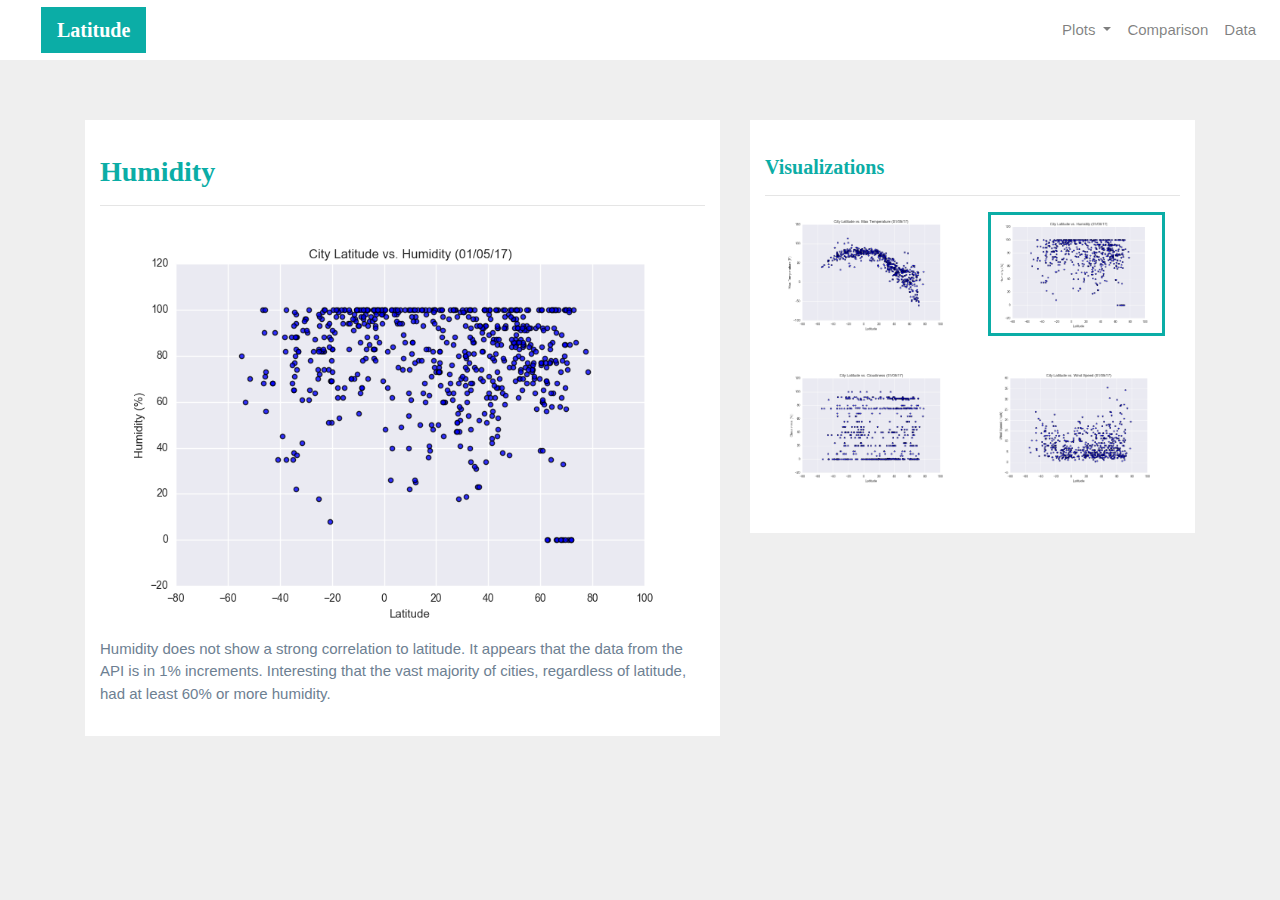
<file: humidity.html>
<!DOCTYPE html>
<html>

<head>
  <meta charset="utf-8" />
  <meta http-equiv="X-UA-Compatible" content="IE=edge">
  <title>Humidity</title>
  <meta name="viewport" content="width=device-width, initial-scale=1">


  <!-- Bootstrap CSS -->
  <link rel="stylesheet" href="https://maxcdn.bootstrapcdn.com/bootstrap/4.0.0/css/bootstrap.min.css" integrity="sha384-Gn5384xqQ1aoWXA+058RXPxPg6fy4IWvTNh0E263XmFcJlSAwiGgFAW/dAiS6JXm"
    crossorigin="anonymous">

  <!--CSS Link-->
  <link rel="stylesheet" type="text/css" href="style.css">

</head>

<body>
  <!-- Navigation Section -->
  <div class="navigation">
    <nav class="navbar navbar-expand-lg navbar-light">
      <a class="navbar-brand" style="background-color:  rgb(11, 173, 166);" href="index.html">Latitude</a>
      <button class="navbar-toggler  border border-white" type="button" data-toggle="collapse" data-target="#navbarNavDropdown"
        aria-controls="navbarNavDropdown" aria-expanded="false" aria-label="Toggle navigation">
        <span class="navbar-toggler-icon"></span>
      </button>
      <div class="collapse navbar-collapse" id="navbarNavDropdown">
        <ul class="navbar-nav ml-auto">
          <li class="nav-item dropdown">
            <a class="nav-link dropdown-toggle" href="#" id="navbarDropdownMenuLink" data-toggle="dropdown"
              aria-haspopup="true" aria-expanded="false">
              Plots
            </a>
            <div class="dropdown-menu" aria-labelledby="navbarDropdownMenuLink">
              <a class="dropdown-item" href="maxtemp.html">Max Temperature</a>
              <a class="dropdown-item active" href="humidity.html">Humidity</a>
              <a class="dropdown-item" href="cloud.html">Cloudiness</a>
              <a class="dropdown-item" href="wind.html">Wind Speed</a>
            </div>
          </li>
          <li class="nav-item">
            <a class="nav-link" href="comparisons.html">Comparison</a>
          </li>
          <li class="nav-item">
            <a class="nav-link" href="data.html">Data</a>
          </li>

        </ul>
      </div>
    </nav>
  </div>
  <!-- Content Section -->
  <div class="container">
    <div class="row">
      <div class="col-lg-7 col-md-12">
        <!-- Left box  -->
        <div class="box">
          <h3 class="title">Humidity</h3>
          <hr>
          <img src="Resources/assets/images/Fig2.png" alt="Humidity Graph">
          <p>Humidity does not show a strong correlation to latitude. It appears that the data from the API is in 1% increments. Interesting that the vast majority of cities, regardless of latitude, had at least 60% or more humidity.</p>
        </div>
      </div>
      <div class="col-lg-5 col-md-12">
        <!-- Right Box -->
        <div class="box">
          <h5 class="title">Visualizations</h5>
          <hr>


          <div class="container">
            <div class="row" style="padding-bottom: 30px;">
              <div class="col-6">
                <a href="maxtemp.html">
                  <img class="panel" src="Resources/assets/images/Fig1.png" alt="Max Temperature Image">
                </a>
              </div>
              <div class="col-6">
                <a href="humidity.html">
                  <img class="panel active" src="Resources/assets/images/Fig2.png" alt="Humidity Graph">
                </a>
              </div>
            </div>

            <div class="row" style="padding-bottom: 30px;">
              <div class="col-6">
                <a href="cloud.html">
                  <img class="panel" src="Resources/assets/images/Fig3.png" alt="Cloudiness Graph">
                </a>
              </div>
              <div class="col-6">
                <a href="wind.html">
                  <img class="panel" src="Resources/assets/images/Fig4.png" alt="Wind Speed Graph">
                </a>
              </div>


            </div>
          </div>


        </div>
      </div>
    </div>
  </div>

 <!-- Bootstrap JS -->
 <script src="https://code.jquery.com/jquery-3.2.1.slim.min.js" integrity="sha384-KJ3o2DKtIkvYIK3UENzmM7KCkRr/rE9/Qpg6aAZGJwFDMVNA/GpGFF93hXpG5KkN"
 crossorigin="anonymous"></script>
<script src="https://cdnjs.cloudflare.com/ajax/libs/popper.js/1.12.9/umd/popper.min.js" integrity="sha384-ApNbgh9B+Y1QKtv3Rn7W3mgPxhU9K/ScQsAP7hUibX39j7fakFPskvXusvfa0b4Q"
 crossorigin="anonymous"></script>
<script src="https://maxcdn.bootstrapcdn.com/bootstrap/4.0.0/js/bootstrap.min.js" integrity="sha384-JZR6Spejh4U02d8jOt6vLEHfe/JQGiRRSQQxSfFWpi1MquVdAyjUar5+76PVCmYl"
 crossorigin="anonymous"></script>
</body>

</html>
</file>
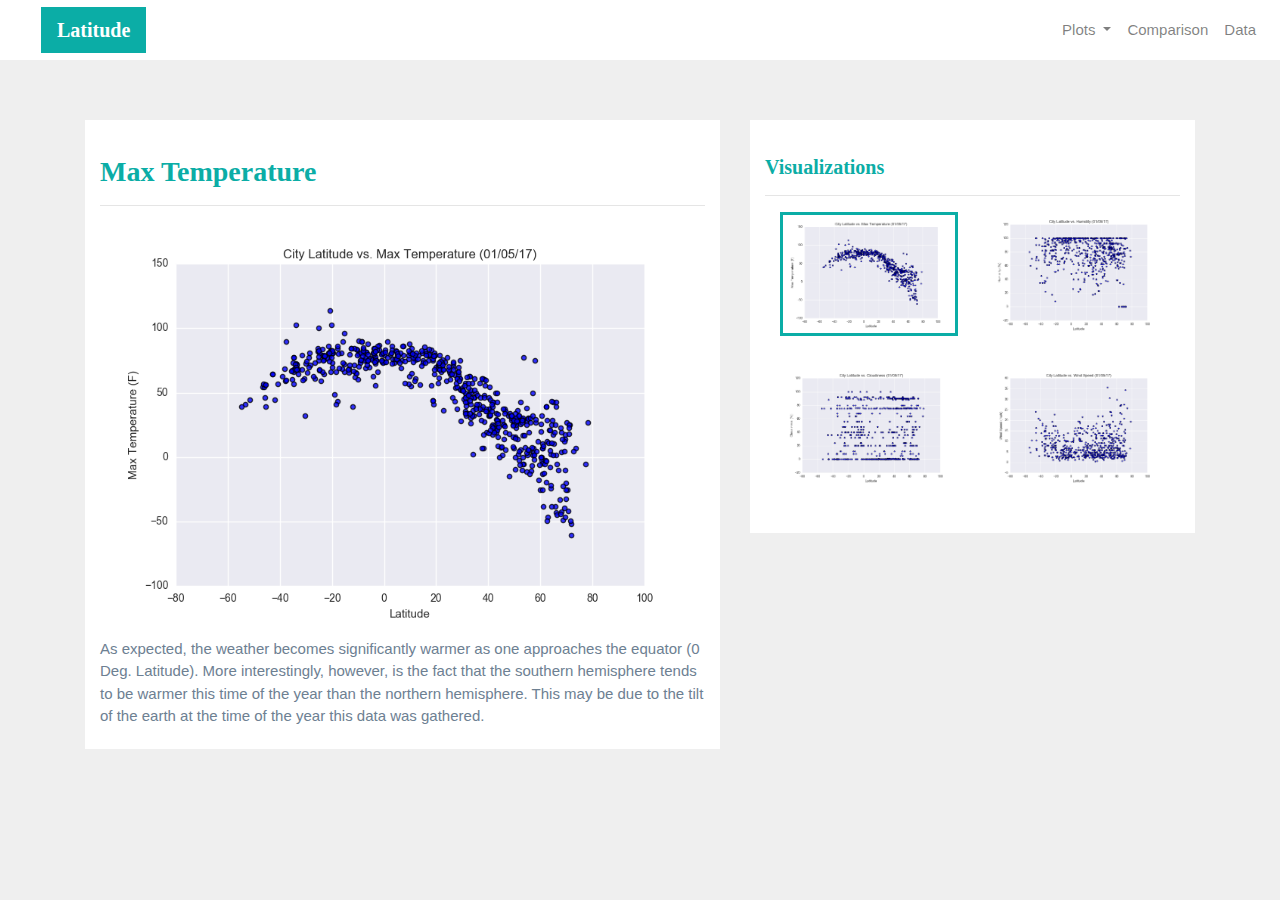
<file: maxtemp.html>
<!DOCTYPE html>
<html>

<head>
  <meta charset="utf-8" />
  <meta http-equiv="X-UA-Compatible" content="IE=edge">
  <title>Maximum Temperature</title>
  <meta name="viewport" content="width=device-width, initial-scale=1">

  <!-- Bootstrap CSS -->
  <link rel="stylesheet" href="https://maxcdn.bootstrapcdn.com/bootstrap/4.0.0/css/bootstrap.min.css" integrity="sha384-Gn5384xqQ1aoWXA+058RXPxPg6fy4IWvTNh0E263XmFcJlSAwiGgFAW/dAiS6JXm"
    crossorigin="anonymous">

  <!--CSS Link-->
  <link rel="stylesheet" type="text/css" href="style.css">

</head>

<body>
  <!-- Navigation Section -->
  <div class="navigation">
    <nav class="navbar navbar-expand-lg navbar-light">
      <a class="navbar-brand" style="background-color:  rgb(11, 173, 166);" href="index.html">Latitude</a>
      <button class="navbar-toggler  border border-white" type="button" data-toggle="collapse" data-target="#navbarNavDropdown"
        aria-controls="navbarNavDropdown" aria-expanded="false" aria-label="Toggle navigation">
        <span class="navbar-toggler-icon"></span>
      </button>
      <div class="collapse navbar-collapse" id="navbarNavDropdown">
        <ul class="navbar-nav ml-auto">
          <li class="nav-item dropdown">
            <a class="nav-link dropdown-toggle" href="#" id="navbarDropdownMenuLink" data-toggle="dropdown"
              aria-haspopup="true" aria-expanded="false">
              Plots
            </a>
            <div class="dropdown-menu" aria-labelledby="navbarDropdownMenuLink">
              <a class="dropdown-item active" href="maxtemp.html">Max Temperature</a>
              <a class="dropdown-item" href="humidity.html">Humidity</a>
              <a class="dropdown-item" href="cloud.html">Cloudiness</a>
              <a class="dropdown-item" href="wind.html">Wind Speed</a>
            </div>
          </li>
          <li class="nav-item">
            <a class="nav-link" href="comparisons.html">Comparison</a>
          </li>
          <li class="nav-item">
            <a class="nav-link" href="data.html">Data</a>
          </li>

        </ul>
      </div>
    </nav>
  </div>
  <!-- Content Section -->
  <div class="container">
    <div class="row">
      <div class="col-lg-7 col-md-12">
        <!-- Left box  -->
        <div class="box" style="padding-bottom: 5px;">
          <h3 class="title">Max Temperature</h3>
          <hr>
          <img src="Resources/assets/images/Fig1.png" alt="Max Temperature Graph">
          <p>As expected, the weather becomes significantly warmer as one approaches the equator (0 Deg. Latitude).
            More interestingly, however, is the fact that the southern hemisphere tends to be warmer this time of the
            year than the northern hemisphere. This may be due to the tilt of the earth at the time of the year this
            data was gathered.</p>
        </div>
      </div>
      <div class="col-lg-5 col-md-12">
        <!-- Right Box -->
        <div class="box">
          <h5 class="title">Visualizations</h5>
          <hr>


          <div class="container">
            <div class="row" style="padding-bottom: 30px;">
              <div class="col-6">
                <a href="maxtemp.html">
                  <img class="panel active" src="Resources/assets/images/Fig1.png" alt="Max Temperature Image">
                </a>
              </div>
              <div class="col-6">
                <a href="humidity.html">
                  <img class="panel" src="Resources/assets/images/Fig2.png" alt="Humidity Graph">
                </a>
              </div>
            </div>

            <div class="row" style="padding-bottom: 30px;">
              <div class="col-6">
                <a href="cloud.html">
                  <img class="panel" src="Resources/assets/images/Fig3.png" alt="Cloudiness Graph">
                </a>
              </div>
              <div class="col-6">
                <a href="wind.html">
                  <img class="panel" src="Resources/assets/images/Fig4.png" alt="Wind Speed Graph">
                </a>
              </div>


            </div>
          </div>


        </div>
      </div>
    </div>
  </div>
 <!-- Bootstrap JS -->
 <script src="https://code.jquery.com/jquery-3.2.1.slim.min.js" integrity="sha384-KJ3o2DKtIkvYIK3UENzmM7KCkRr/rE9/Qpg6aAZGJwFDMVNA/GpGFF93hXpG5KkN"
 crossorigin="anonymous"></script>
<script src="https://cdnjs.cloudflare.com/ajax/libs/popper.js/1.12.9/umd/popper.min.js" integrity="sha384-ApNbgh9B+Y1QKtv3Rn7W3mgPxhU9K/ScQsAP7hUibX39j7fakFPskvXusvfa0b4Q"
 crossorigin="anonymous"></script>
<script src="https://maxcdn.bootstrapcdn.com/bootstrap/4.0.0/js/bootstrap.min.js" integrity="sha384-JZR6Spejh4U02d8jOt6vLEHfe/JQGiRRSQQxSfFWpi1MquVdAyjUar5+76PVCmYl"
 crossorigin="anonymous"></script>
</html>
</file>
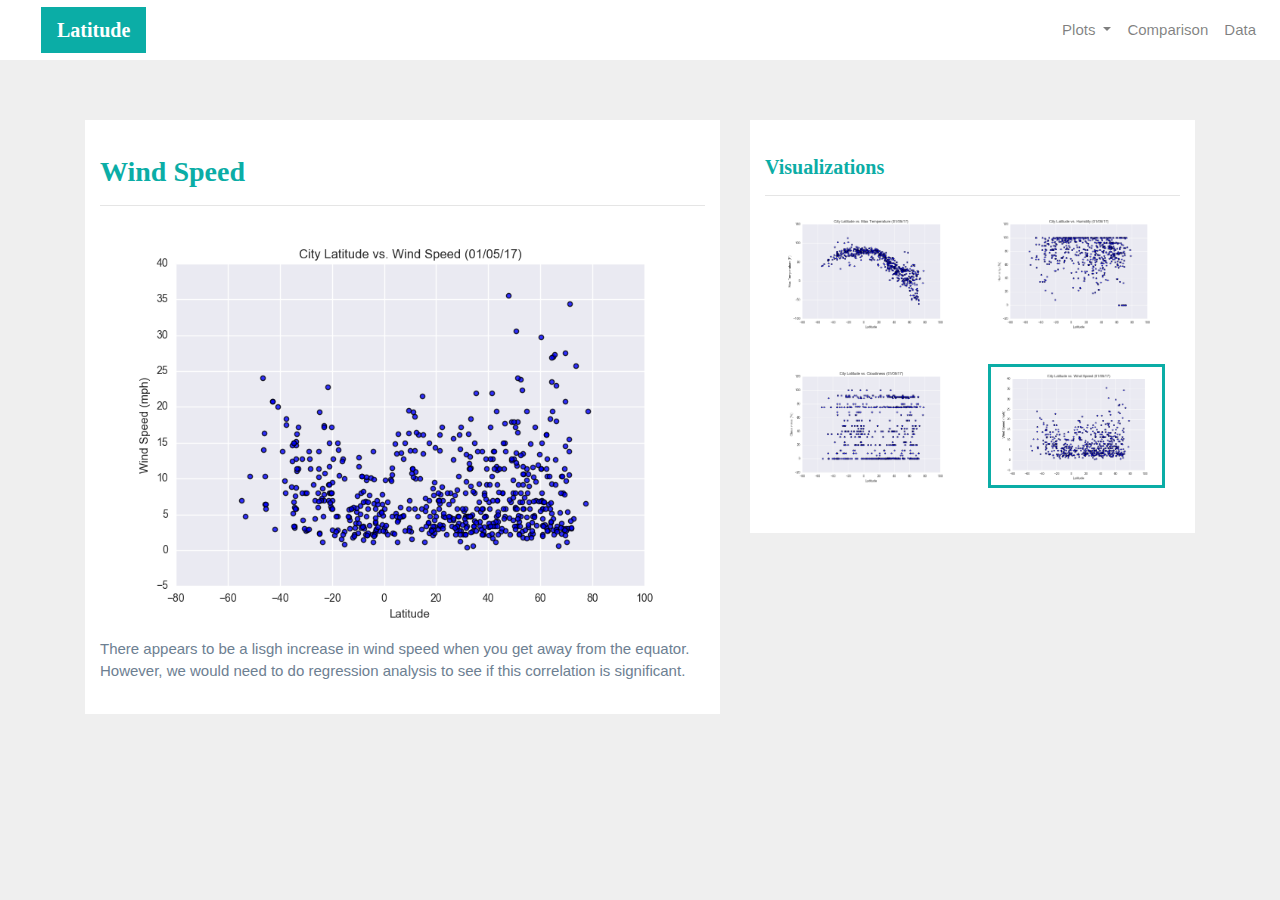
<file: wind.html>
<!DOCTYPE html>
<html>

<head>
  <meta charset="utf-8" />
  <meta http-equiv="X-UA-Compatible" content="IE=edge">
  <title>Windiness</title>
  <meta name="viewport" content="width=device-width, initial-scale=1">

  <!-- Bootstrap CSS -->
  <link rel="stylesheet" href="https://maxcdn.bootstrapcdn.com/bootstrap/4.0.0/css/bootstrap.min.css" integrity="sha384-Gn5384xqQ1aoWXA+058RXPxPg6fy4IWvTNh0E263XmFcJlSAwiGgFAW/dAiS6JXm"
    crossorigin="anonymous">
  <!--CSS Link-->
  <link rel="stylesheet" type="text/css" href="style.css">
</head>

<body>
  <!-- Navigation Section -->
  <div class="navigation">
    <nav class="navbar navbar-expand-lg navbar-light">
      <a class="navbar-brand" style="background-color:  rgb(11, 173, 166);" href="index.html">Latitude</a>
      <button class="navbar-toggler border border-white" type="button" data-toggle="collapse" data-target="#navbarNavDropdown"
        aria-controls="navbarNavDropdown" aria-expanded="false" aria-label="Toggle navigation">
        <span class="navbar-toggler-icon"></span>
      </button>
      <div class="collapse navbar-collapse" id="navbarNavDropdown">
        <ul class="navbar-nav ml-auto">
          <li class="nav-item dropdown">
            <a class="nav-link dropdown-toggle" href="#" id="navbarDropdownMenuLink" data-toggle="dropdown"
              aria-haspopup="true" aria-expanded="false">
              Plots
            </a>
            <div class="dropdown-menu" aria-labelledby="navbarDropdownMenuLink">
              <a class="dropdown-item" href="maxtemp.html">Max Temperature</a>
              <a class="dropdown-item" href="humidity.html">Humidity</a>
              <a class="dropdown-item" href="cloud.html">Cloudiness</a>
              <a class="dropdown-item active" href="wind.html">Wind Speed</a>
            </div>
          </li>
          <li class="nav-item">
            <a class="nav-link" href="comparisons.html">Comparison</a>
          </li>
          <li class="nav-item">
            <a class="nav-link" href="data.html">Data</a>
          </li>

        </ul>
      </div>
    </nav>
  </div>
  <!-- Content Section -->
  <div class="container">
    <div class="row">
      <div class="col-lg-7 col-md-12">
        <!-- Left box  -->
        <div class="box">
          <h3 class="title">Wind Speed</h3>
          <hr>
          <img src="Resources/assets/images/Fig4.png" alt="Wind Speed Graph">
          <p>There appears to be a lisgh increase in wind speed when you get away from the equator. However, we would need to do regression analysis to see if this correlation is significant.</p>
        </div>
      </div>
      <div class="col-lg-5 col-md-12">
        <!-- Right Box -->
        <div class="box">
          <h5 class="title">Visualizations</h5>
          <hr>
          <div class="container">
            <div class="row" style="padding-bottom: 30px;">
              <div class="col-6">
                <a href="maxtemp.html">
                  <img class="panel" src="Resources/assets/images/Fig1.png" alt="Max Temperature Image">
                </a>
              </div>
              <div class="col-6">
                <a href="humidity.html">
                  <img class="panel" src="Resources/assets/images/Fig2.png" alt="Humidity Graph">
                </a>
              </div>
            </div>
            <div class="row" style="padding-bottom: 30px;">
              <div class="col-6">
                <a href="cloud.html">
                  <img class="panel" src="Resources/assets/images/Fig3.png" alt="Cloudiness Graph">
                </a>
              </div>
              <div class="col-6">
                <a href="wind.html">
                  <img class="panel active" src="Resources/assets/images/Fig4.png" alt="Wind Speed Graph">
                </a>
              </div>
            </div>
          </div>
        </div>
      </div>
    </div>
  </div>
 <!-- Bootstrap JS -->
 <script src="https://code.jquery.com/jquery-3.2.1.slim.min.js" integrity="sha384-KJ3o2DKtIkvYIK3UENzmM7KCkRr/rE9/Qpg6aAZGJwFDMVNA/GpGFF93hXpG5KkN"
 crossorigin="anonymous"></script>
<script src="https://cdnjs.cloudflare.com/ajax/libs/popper.js/1.12.9/umd/popper.min.js" integrity="sha384-ApNbgh9B+Y1QKtv3Rn7W3mgPxhU9K/ScQsAP7hUibX39j7fakFPskvXusvfa0b4Q"
 crossorigin="anonymous"></script>
<script src="https://maxcdn.bootstrapcdn.com/bootstrap/4.0.0/js/bootstrap.min.js" integrity="sha384-JZR6Spejh4U02d8jOt6vLEHfe/JQGiRRSQQxSfFWpi1MquVdAyjUar5+76PVCmYl"
 crossorigin="anonymous"></script>
</body>

</html>
</file>
<file: style.css>
/* Body */
body{
    background-color: rgba(237, 237, 237, 0.897); 
}
/* Navbar */
.navbar{
    max-height: 60px; 
}
.navigation .navbar-brand{
    color: white; 
    margin-left: 25px; 
    padding: inherit; 
    font-weight: bold; 
    background-color: rgb(10, 129, 123);
    font-family: Georgia, 'Times New Roman', Times, serif;
}
.navbar{
    background-color: white; 
    font-size: 15px; 
}
.active, .dropdown-menu .dropdown-item:active a:hover{
    background-color:rgba(231, 231, 231, 0.904); 
}
.dropdown-item{
    color: gray; 
}
.dropdown .dropdown-menu .dropdown-item:active, .dropdown .dropdown-menu .dropdown-item:hover{
    background-color:rgba(231, 231, 231, 0.904); 
}
a{
    color: gray;
    font-size: 15px; 
}
.nav-link:hover{
    background-color:rgba(231, 231, 231, 0.904);
   }

.navbar-brand:hover{
color: rgb(175, 175, 175);
}

/* Title Class  */
.title{
    color: #0BADA6;  
    font-family: Georgia, 'Times New Roman', Times, serif;
    font-weight: bold; 
    padding-top: 25px; 
}
/* Paragraph Element */
p{
 color: #6D8092;
 font-family: Arial, Helvetica, sans-serif;
 font-size: 15px; 
}
/* Box Class */
.box {
    margin-top: 60px; 
    margin-bottom: 60px; 
    padding: 10px 15px 15px; 
    color:black;
    background-color: white; 

  }
/* Table */
  .table{
    font-size: 15px; 
    border-top-color: white ; 
}
/* Footer */
footer{
background-color: gray; 
border-top-style: solid; 
border-top-width: 5px; 
border-top-color:  rgb(11, 173, 166);
color: white; 
min-height: 55px; 
font-family: Arial, Helvetica, sans-serif;
font-size: 15px; 
text-align: center; 
position: fixed;
left: 0;
bottom: 0;
width: 100%;
padding-top: 15px; 
}

/* Images */
img{
    width:100%;
    height:100%;
}
.active, .panel:hover{
    border-color: rgb(11, 173, 166);
    border-style: solid; 
    
}
.vizualization{
    width:50%;
    height:50%;
}


/* Media Queries */
@media(max-width: 840px){
.navbar-expand-lg{
background-color:  rgb(11, 173, 166);
}
.navbar{
    max-height: none; 
    padding: inherit;
}
.navbar div{
    margin: inherit; 
    background-color: white;  
}
.navbar-brand{
    padding: 10px; 
}

button{
    margin-right: 30px; 
}
button:focus {

    outline: 1px dotted;
    outline: 5px auto -webkit-focusring-color;
    
    }
}
</file>
